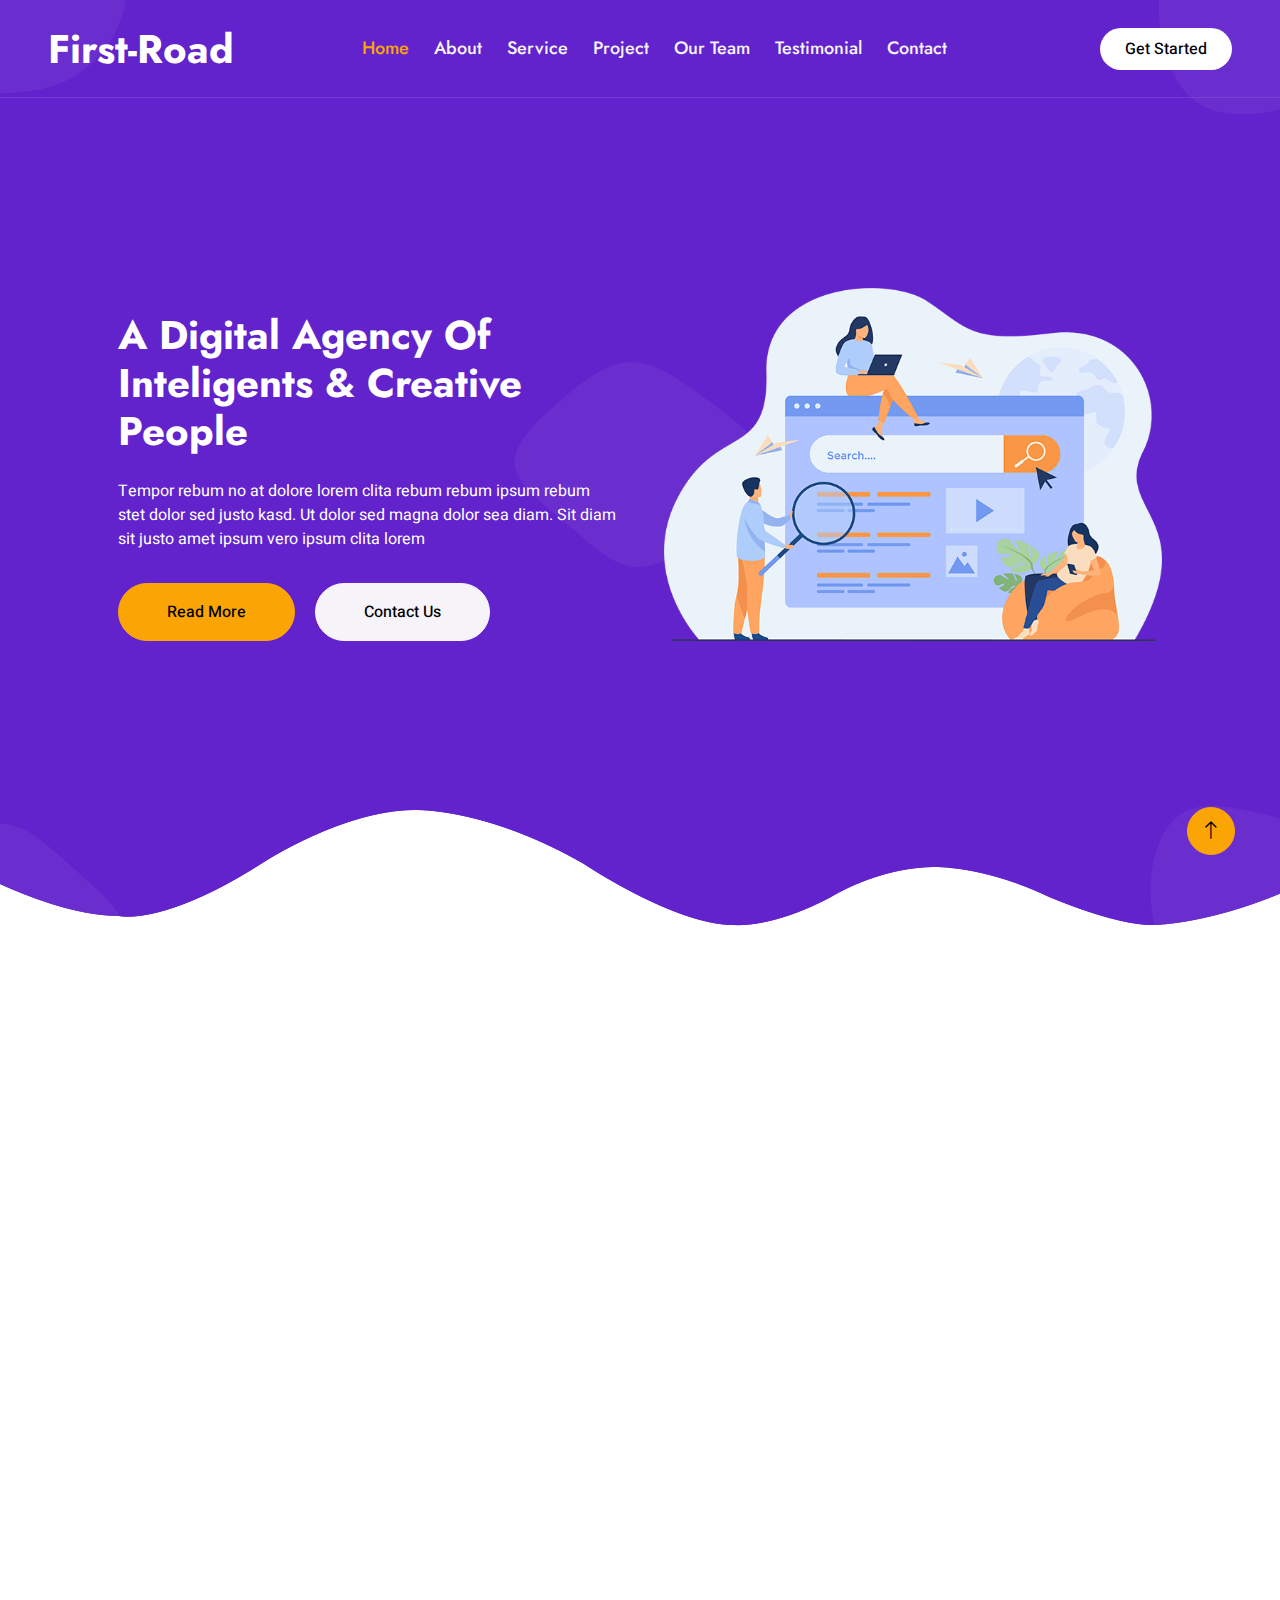
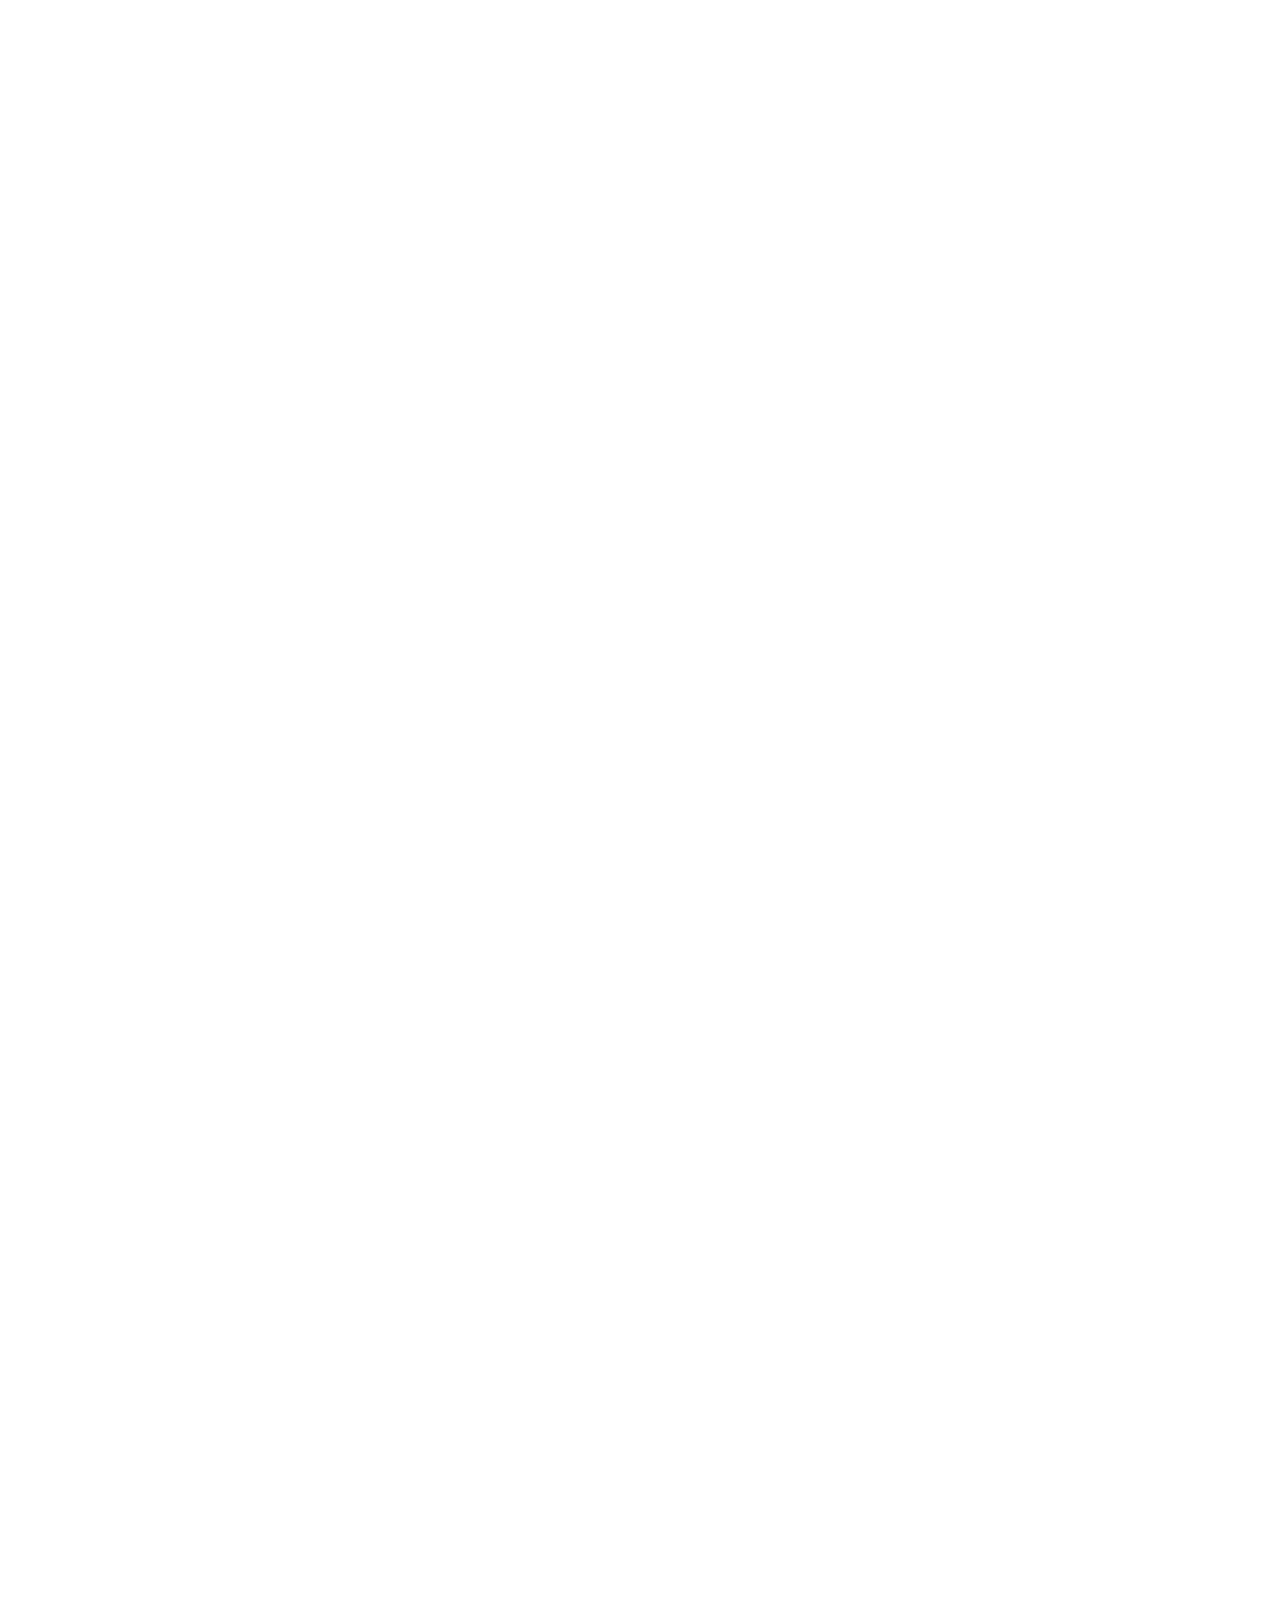
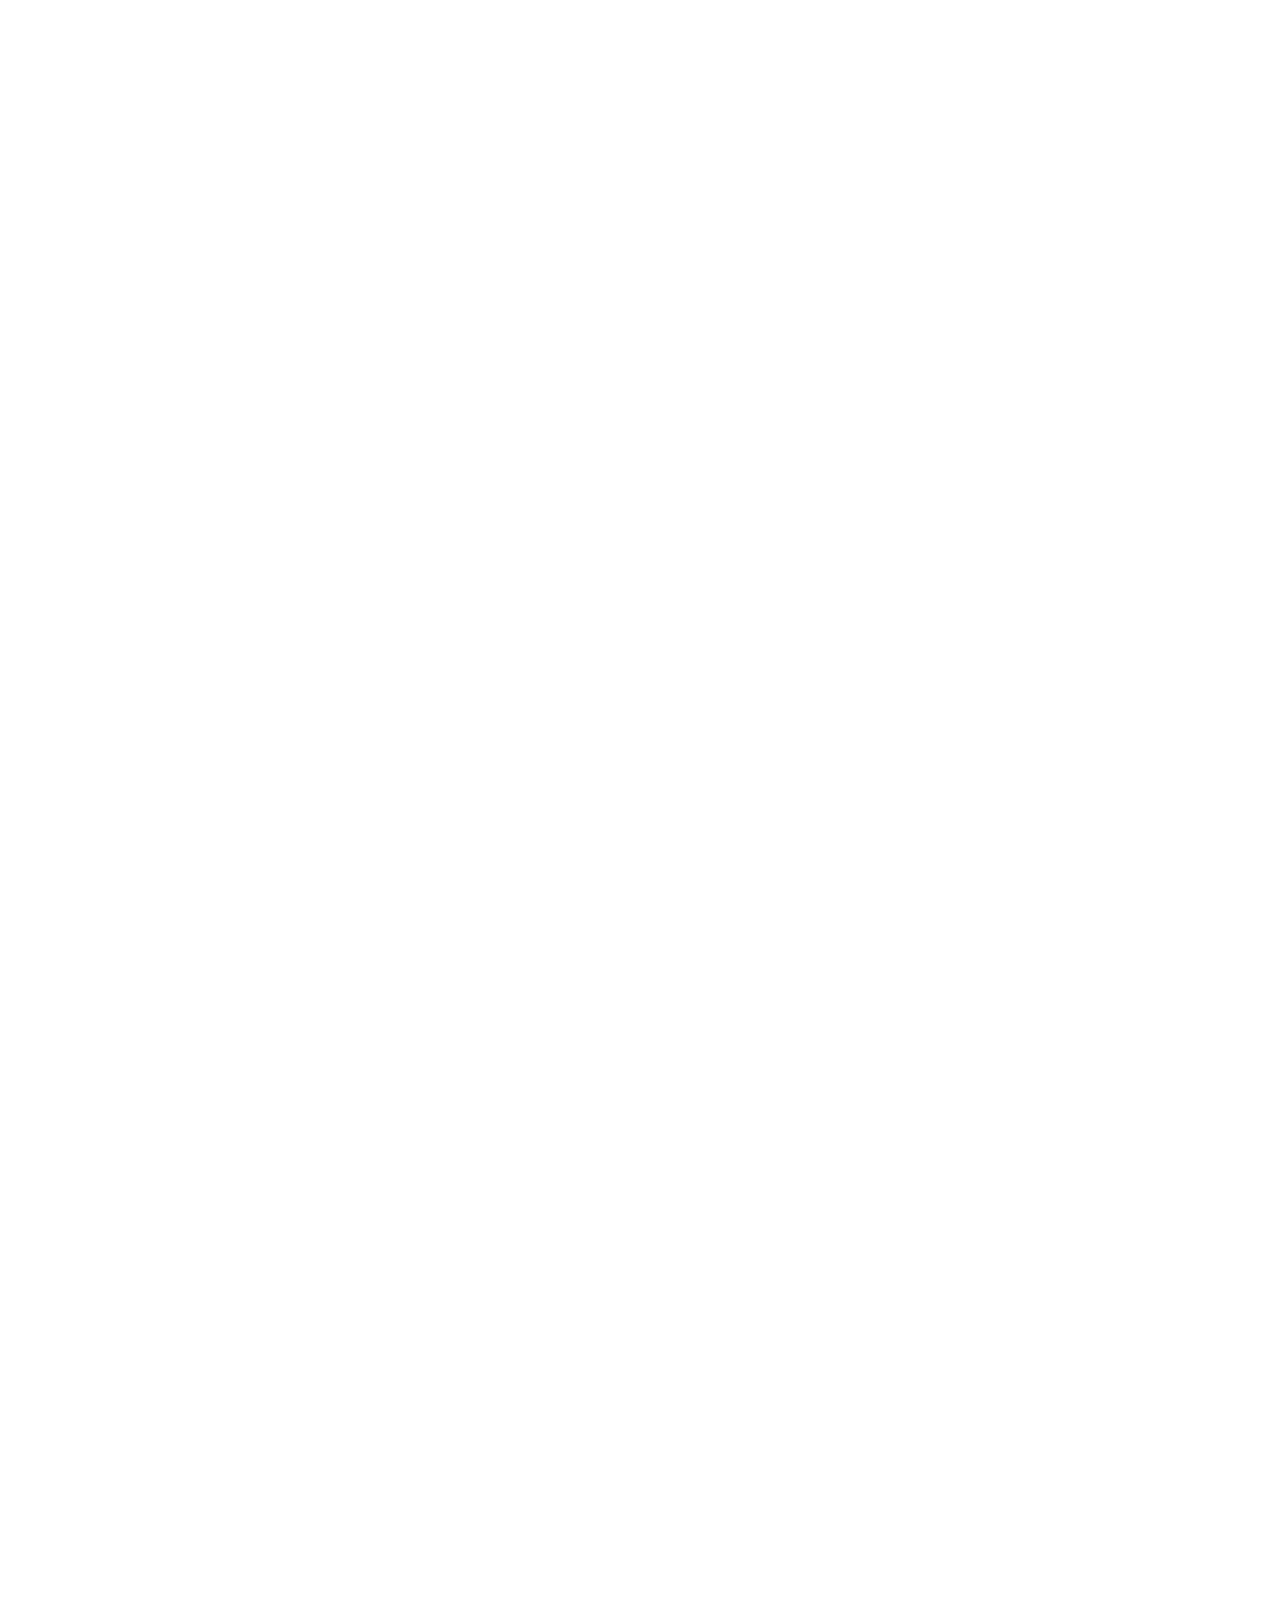
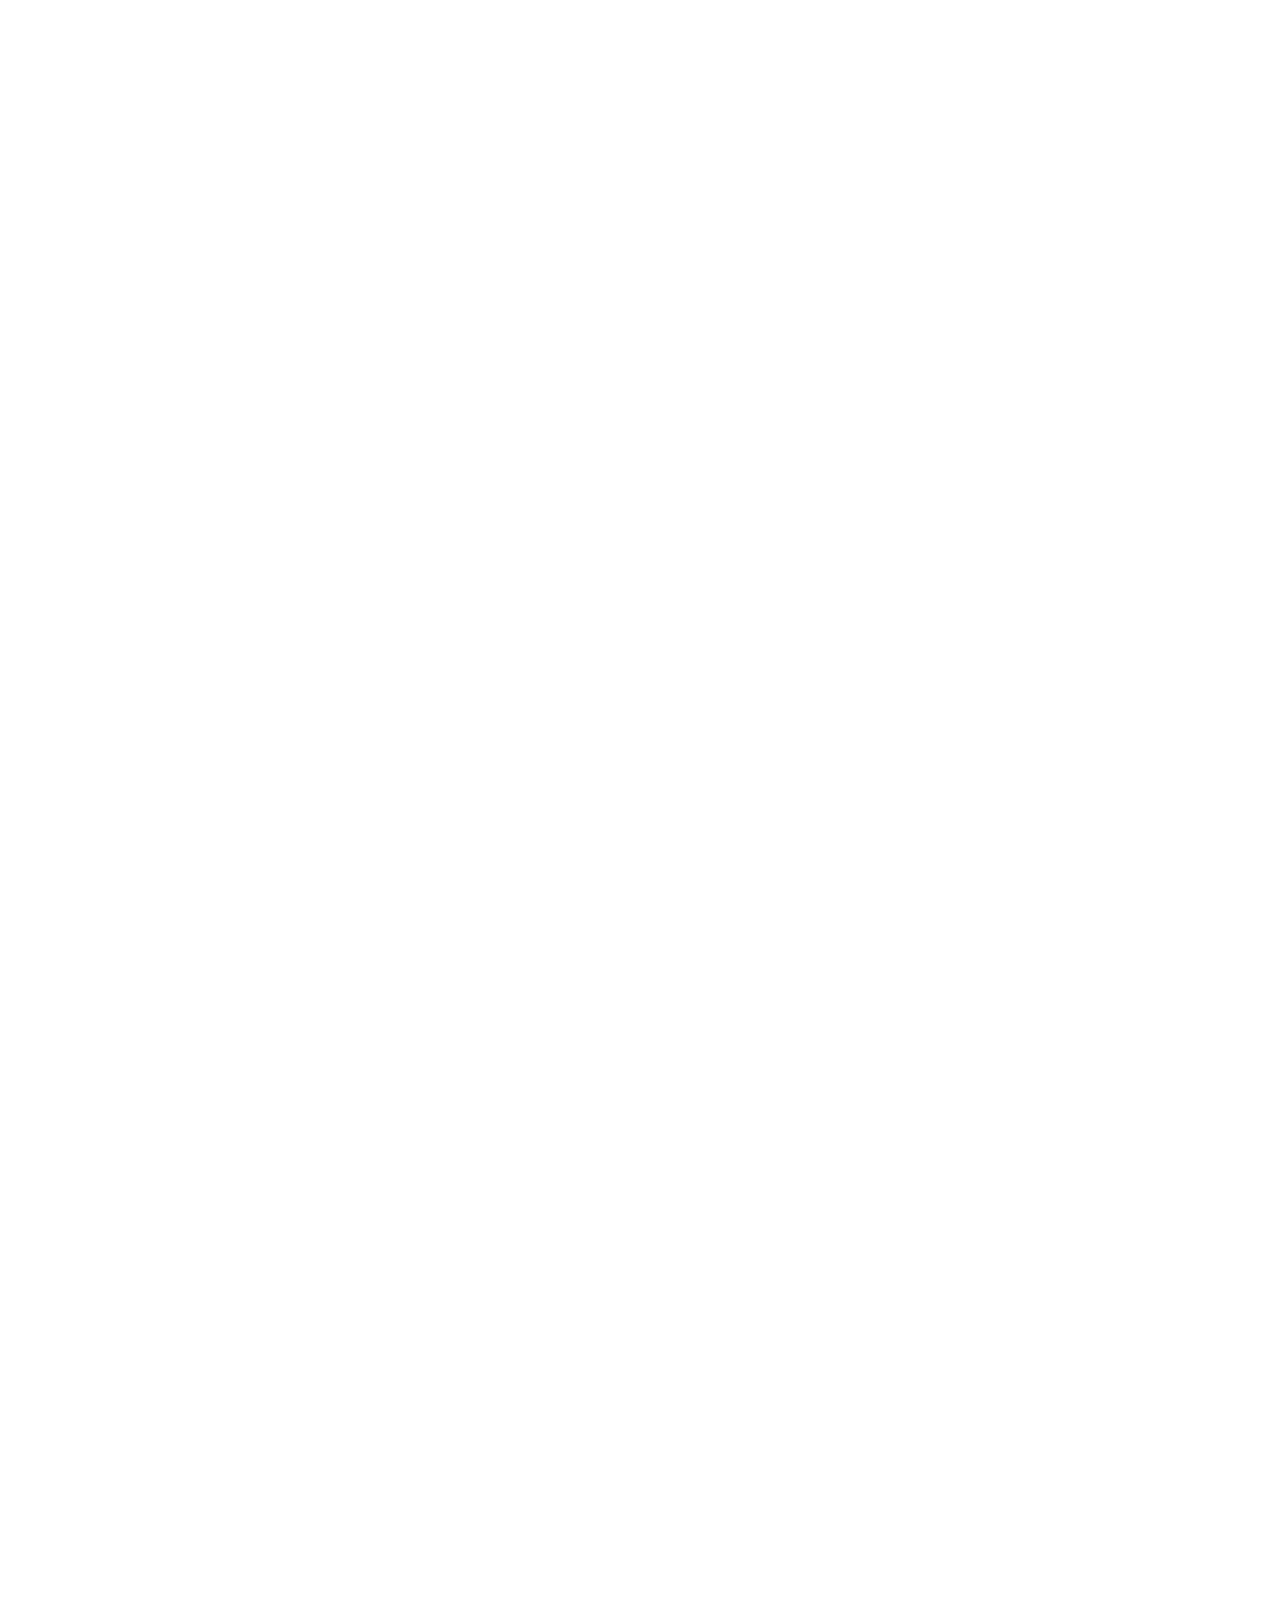
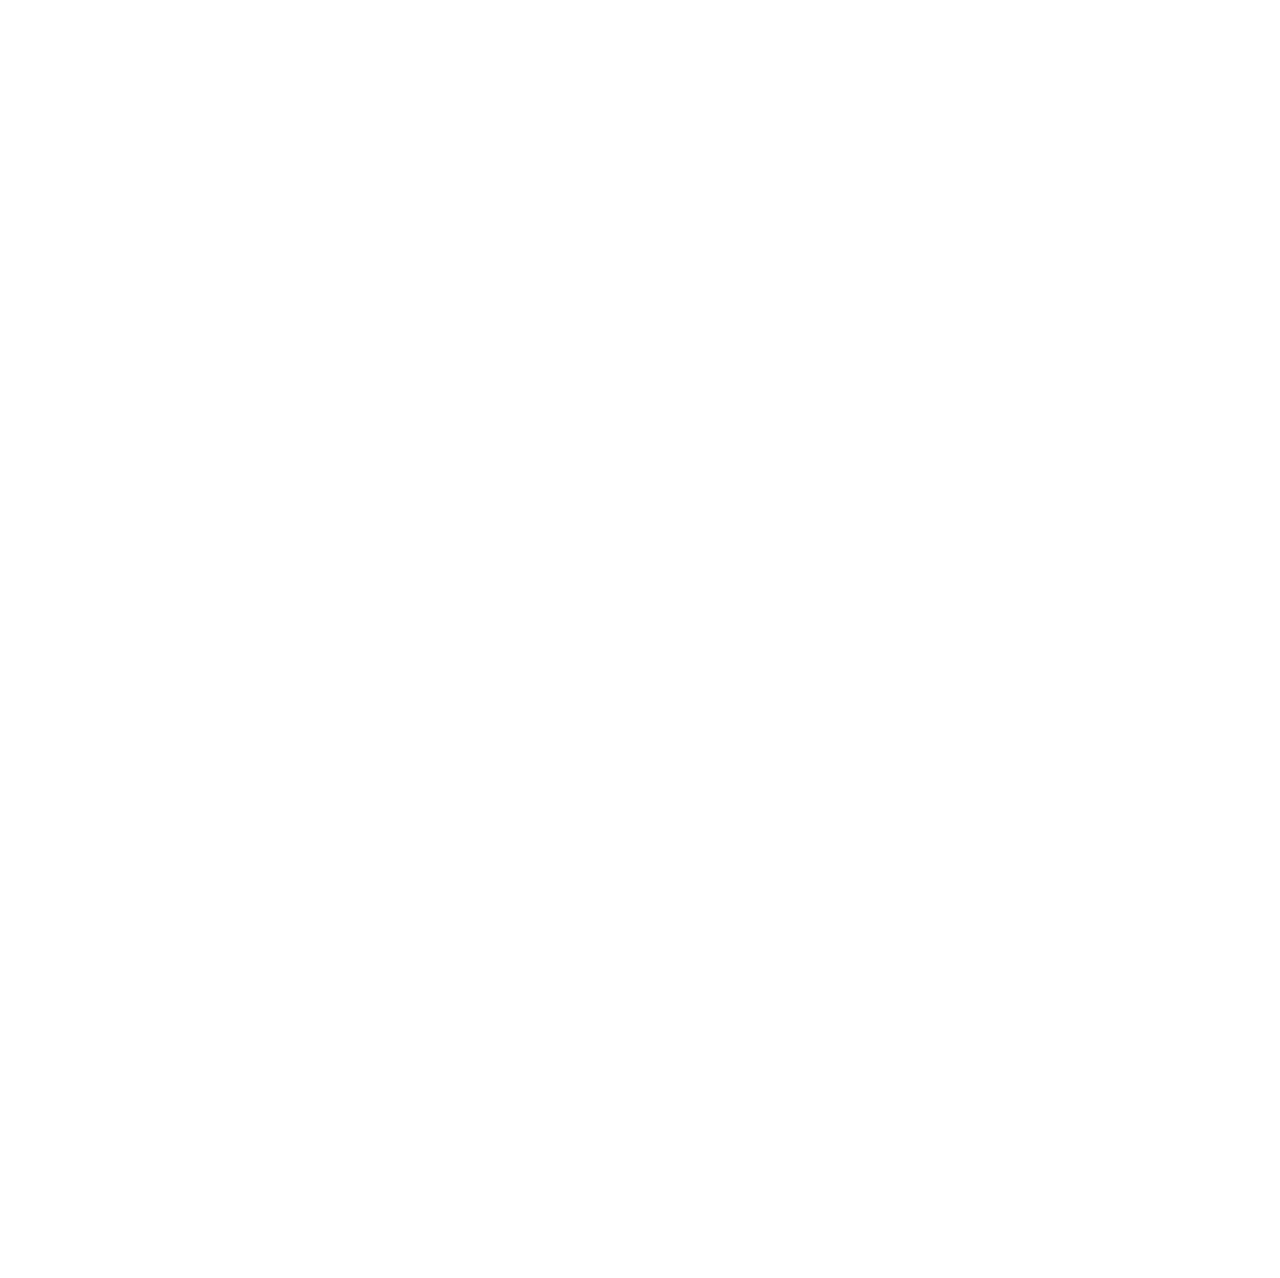
<file: index.html>
<!DOCTYPE html>
<html lang="en">

<head>
    <meta charset="utf-8">
    <title>First-Road</title>
    <meta content="width=device-width, initial-scale=1.0" name="viewport">
    <meta content="" name="keywords">
    <meta content="" name="description">

    <!-- Favicon -->
    <link href="img/User.png" rel="icon">

    <!-- Google Web Fonts -->
    <link rel="preconnect" href="https://fonts.googleapis.com">
    <link rel="preconnect" href="https://fonts.gstatic.com" crossorigin>
    <link href="https://fonts.googleapis.com/css2?family=Heebo:wght@400;500&family=Jost:wght@500;600;700&display=swap" rel="stylesheet"> 

    <!-- Icon Font Stylesheet -->
    <link href="https://cdnjs.cloudflare.com/ajax/libs/font-awesome/5.10.0/css/all.min.css" rel="stylesheet">
    <link href="https://cdn.jsdelivr.net/npm/bootstrap-icons@1.4.1/font/bootstrap-icons.css" rel="stylesheet">

    <!-- Libraries Stylesheet -->
    <link href="lib/animate/animate.min.css" rel="stylesheet">
    <link href="lib/owlcarousel/assets/owl.carousel.min.css" rel="stylesheet">
    <link href="lib/lightbox/css/lightbox.min.css" rel="stylesheet">

    <!-- Customized Bootstrap Stylesheet -->
    <link href="css/bootstrap.min.css" rel="stylesheet">

    <!-- Template Stylesheet -->
    <link href="css/style.css" rel="stylesheet">
</head>

<body>
    <div class="container-xxl bg-white p-0">
        <!-- Spinner Start -->
        <div id="spinner" class="show bg-white position-fixed translate-middle w-100 vh-100 top-50 start-50 d-flex align-items-center justify-content-center">
            <div class="spinner-grow text-primary" style="width: 3rem; height: 3rem;" role="status">
                <span class="sr-only">Loading...</span>
            </div>
        </div>
        <!-- Spinner End -->


        <!-- Navbar & Hero Start -->
        <div class="container-xxl position-relative p-0">
            <nav class="navbar navbar-expand-lg navbar-light px-4 px-lg-5 py-3 py-lg-0">
                <a href="" class="navbar-brand p-0">
                    <h1 class="m-0">First-Road</h1>
                </a>
                <button class="navbar-toggler" type="button" data-bs-toggle="collapse" data-bs-target="#navbarCollapse">
                    <span class="fa fa-bars"></span>
                </button>
                <div class="collapse navbar-collapse" id="navbarCollapse">
                    <div class="navbar-nav mx-auto py-0">
                        <a href="index.html" class="nav-item nav-link active">Home</a>
                        <a href="about.html" class="nav-item nav-link">About</a>
                        <a href="service.html" class="nav-item nav-link">Service</a>
                        <a href="project.html" class="nav-item nav-link">Project</a>
                        <a href="team.html" class="nav-item nav-link">Our Team</a>
                        <a href="testimonial.html" class="nav-item nav-link">Testimonial</a>
                        <a href="contact.html" class="nav-item nav-link">Contact</a>
                    </div>
                    <a href="login.html" class="btn rounded-pill py-2 px-4 ms-3 d-none d-lg-block">Get Started</a>
                </div>
            </nav>

            <div class="container-xxl bg-primary hero-header">
                <div class="container px-lg-5">
                    <div class="row g-5 align-items-end">
                        <div class="col-lg-6 text-center text-lg-start">
                            <h1 class="text-white mb-4 animated slideInDown">A Digital Agency Of Inteligents & Creative People</h1>
                            <p class="text-white pb-3 animated slideInDown">Tempor rebum no at dolore lorem clita rebum rebum ipsum rebum stet dolor sed justo kasd. Ut dolor sed magna dolor sea diam. Sit diam sit justo amet ipsum vero ipsum clita lorem</p>
                            <a href="login.html" class="btn btn-secondary py-sm-3 px-sm-5 rounded-pill me-3 animated slideInLeft">Read More</a>
                            <a href="contact.html" class="btn btn-light py-sm-3 px-sm-5 rounded-pill animated slideInRight">Contact Us</a>
                        </div>
                        <div class="col-lg-6 text-center text-lg-start">
                            <img class="img-fluid animated zoomIn" src="img/hero.png" alt="">
                        </div>
                    </div>
                </div>
            </div>
        </div>
        <!-- Navbar & Hero End -->


        <!-- Feature Start -->
        <div class="container-xxl py-5">
            <div class="container py-5 px-lg-5">
                <div class="row g-4">
                    <div class="col-lg-4 wow fadeInUp" data-wow-delay="0.1s">
                        <div class="feature-item bg-light rounded text-center p-4">
                            <i class="fa fa-3x fa-mail-bulk text-primary mb-4"></i>
                            <h5 class="mb-3">Digital Marketing</h5>
                            <p class="m-0">Erat ipsum justo amet duo et elitr dolor, est duo duo eos lorem sed diam stet diam sed stet lorem.</p>
                        </div>
                    </div>
                    <div class="col-lg-4 wow fadeInUp" data-wow-delay="0.3s">
                        <div class="feature-item bg-light rounded text-center p-4">
                            <i class="fa fa-3x fa-search text-primary mb-4"></i>
                            <h5 class="mb-3">SEO & Backlinks</h5>
                            <p class="m-0">Erat ipsum justo amet duo et elitr dolor, est duo duo eos lorem sed diam stet diam sed stet lorem.</p>
                        </div>
                    </div>
                    <div class="col-lg-4 wow fadeInUp" data-wow-delay="0.5s">
                        <div class="feature-item bg-light rounded text-center p-4">
                            <i class="fa fa-3x fa-laptop-code text-primary mb-4"></i>
                            <h5 class="mb-3">Design & Development</h5>
                            <p class="m-0">Erat ipsum justo amet duo et elitr dolor, est duo duo eos lorem sed diam stet diam sed stet lorem.</p>
                        </div>
                    </div>
                </div>
            </div>
        </div>
        <!-- Feature End -->


        <!-- About Start -->
        <div class="container-xxl py-5">
            <div class="container py-5 px-lg-5">
                <div class="row g-5 align-items-center">
                    <div class="col-lg-6 wow fadeInUp" data-wow-delay="0.1s">
                        <p class="section-title text-secondary">About Us<span></span></p>
                        <h1 class="mb-5">#1 Digital solution with 10 years of experience</h1>
                        <p class="mb-4">Diam dolor diam ipsum et tempor sit. Aliqu diam amet diam et eos labore. Clita erat ipsum et lorem et sit, sed stet no labore lorem sit clita duo justo eirmod magna dolore erat amet</p>
                        <div class="skill mb-4">
                            <div class="d-flex justify-content-between">
                                <p class="mb-2">Digital Marketing</p>
                                <p class="mb-2">85%</p>
                            </div>
                            <div class="progress">
                                <div class="progress-bar bg-primary" role="progressbar" aria-valuenow="85" aria-valuemin="0" aria-valuemax="100"></div>
                            </div>
                        </div>
                        <div class="skill mb-4">
                            <div class="d-flex justify-content-between">
                                <p class="mb-2">SEO & Backlinks</p>
                                <p class="mb-2">90%</p>
                            </div>
                            <div class="progress">
                                <div class="progress-bar bg-secondary" role="progressbar" aria-valuenow="90" aria-valuemin="0" aria-valuemax="100"></div>
                            </div>
                        </div>
                        <div class="skill mb-4">
                            <div class="d-flex justify-content-between">
                                <p class="mb-2">Design & Development</p>
                                <p class="mb-2">95%</p>
                            </div>
                            <div class="progress">
                                <div class="progress-bar bg-dark" role="progressbar" aria-valuenow="95" aria-valuemin="0" aria-valuemax="100"></div>
                            </div>
                        </div>
                        <a href="" class="btn btn-primary py-sm-3 px-sm-5 rounded-pill mt-3">Read More</a>
                    </div>
                    <div class="col-lg-6">
                        <img class="img-fluid wow zoomIn" data-wow-delay="0.5s" src="img/about.png">
                    </div>
                </div>
            </div>
        </div>
        <!-- About End -->


        <!-- Facts Start -->
        <div class="container-xxl bg-primary fact py-5 wow fadeInUp" data-wow-delay="0.1s">
            <div class="container py-5 px-lg-5">
                <div class="row g-4">
                    <div class="col-md-6 col-lg-3 text-center wow fadeIn" data-wow-delay="0.1s">
                        <i class="fa fa-certificate fa-3x text-secondary mb-3"></i>
                        <h1 class="text-white mb-2" data-toggle="counter-up">1234</h1>
                        <p class="text-white mb-0">Years Experience</p>
                    </div>
                    <div class="col-md-6 col-lg-3 text-center wow fadeIn" data-wow-delay="0.3s">
                        <i class="fa fa-users-cog fa-3x text-secondary mb-3"></i>
                        <h1 class="text-white mb-2" data-toggle="counter-up">1234</h1>
                        <p class="text-white mb-0">Team Members</p>
                    </div>
                    <div class="col-md-6 col-lg-3 text-center wow fadeIn" data-wow-delay="0.5s">
                        <i class="fa fa-users fa-3x text-secondary mb-3"></i>
                        <h1 class="text-white mb-2" data-toggle="counter-up">1234</h1>
                        <p class="text-white mb-0">Satisfied Clients</p>
                    </div>
                    <div class="col-md-6 col-lg-3 text-center wow fadeIn" data-wow-delay="0.7s">
                        <i class="fa fa-check fa-3x text-secondary mb-3"></i>
                        <h1 class="text-white mb-2" data-toggle="counter-up">1234</h1>
                        <p class="text-white mb-0">Compleate Projects</p>
                    </div>
                </div>
            </div>
        </div>
        <!-- Facts End -->


        <!-- Service Start -->
        <div class="container-xxl py-5">
            <div class="container py-5 px-lg-5">
                <div class="wow fadeInUp" data-wow-delay="0.1s">
                    <p class="section-title text-secondary justify-content-center"><span></span>Our Services<span></span></p>
                    <h1 class="text-center mb-5">What Solutions We Provide</h1>
                </div>
                <div class="row g-4">
                    <div class="col-lg-4 col-md-6 wow fadeInUp" data-wow-delay="0.1s">
                        <div class="service-item d-flex flex-column text-center rounded">
                            <div class="service-icon flex-shrink-0">
                                <i class="fa fa-search fa-2x"></i>
                            </div>
                            <h5 class="mb-3">SEO Optimization</h5>
                            <p class="m-0">Erat ipsum justo amet duo et elitr dolor, est duo duo eos lorem sed diam stet diam sed stet lorem.</p>
                            <a class="btn btn-square" href=""><i class="fa fa-arrow-right"></i></a>
                        </div>
                    </div>
                    <div class="col-lg-4 col-md-6 wow fadeInUp" data-wow-delay="0.3s">
                        <div class="service-item d-flex flex-column text-center rounded">
                            <div class="service-icon flex-shrink-0">
                                <i class="fa fa-laptop-code fa-2x"></i>
                            </div>
                            <h5 class="mb-3">Web Design</h5>
                            <p class="m-0">Erat ipsum justo amet duo et elitr dolor, est duo duo eos lorem sed diam stet diam sed stet lorem.</p>
                            <a class="btn btn-square" href=""><i class="fa fa-arrow-right"></i></a>
                        </div>
                    </div>
                    <div class="col-lg-4 col-md-6 wow fadeInUp" data-wow-delay="0.5s">
                        <div class="service-item d-flex flex-column text-center rounded">
                            <div class="service-icon flex-shrink-0">
                                <i class="fab fa-facebook-f fa-2x"></i>
                            </div>
                            <h5 class="mb-3">Social Media Marketing</h5>
                            <p class="m-0">Erat ipsum justo amet duo et elitr dolor, est duo duo eos lorem sed diam stet diam sed stet lorem.</p>
                            <a class="btn btn-square" href=""><i class="fa fa-arrow-right"></i></a>
                        </div>
                    </div>
                    <div class="col-lg-4 col-md-6 wow fadeInUp" data-wow-delay="0.1s">
                        <div class="service-item d-flex flex-column text-center rounded">
                            <div class="service-icon flex-shrink-0">
                                <i class="fa fa-mail-bulk fa-2x"></i>
                            </div>
                            <h5 class="mb-3">Email Marketing</h5>
                            <p class="m-0">Erat ipsum justo amet duo et elitr dolor, est duo duo eos lorem sed diam stet diam sed stet lorem.</p>
                            <a class="btn btn-square" href=""><i class="fa fa-arrow-right"></i></a>
                        </div>
                    </div>
                    <div class="col-lg-4 col-md-6 wow fadeInUp" data-wow-delay="0.3s">
                        <div class="service-item d-flex flex-column text-center rounded">
                            <div class="service-icon flex-shrink-0">
                                <i class="fa fa-thumbs-up fa-2x"></i>
                            </div>
                            <h5 class="mb-3">PPC Advertising</h5>
                            <p class="m-0">Erat ipsum justo amet duo et elitr dolor, est duo duo eos lorem sed diam stet diam sed stet lorem.</p>
                            <a class="btn btn-square" href=""><i class="fa fa-arrow-right"></i></a>
                        </div>
                    </div>
                    <div class="col-lg-4 col-md-6 wow fadeInUp" data-wow-delay="0.5s">
                        <div class="service-item d-flex flex-column text-center rounded">
                            <div class="service-icon flex-shrink-0">
                                <i class="fab fa-android fa-2x"></i>
                            </div>
                            <h5 class="mb-3">App Development</h5>
                            <p class="m-0">Erat ipsum justo amet duo et elitr dolor, est duo duo eos lorem sed diam stet diam sed stet lorem.</p>
                            <a class="btn btn-square" href=""><i class="fa fa-arrow-right"></i></a>
                        </div>
                    </div>
                </div>
            </div>
        </div>
        <!-- Service End -->


        <!-- Newsletter Start -->
        <div class="container-xxl bg-primary newsletter py-5 wow fadeInUp" data-wow-delay="0.1s">
            <div class="container py-5 px-lg-5">
                <div class="row justify-content-center">
                    <div class="col-lg-7 text-center">
                        <p class="section-title text-white justify-content-center"><span></span>Newsletter<span></span></p>
                        <h1 class="text-center text-white mb-4">Stay Always In Touch</h1>
                        <p class="text-white mb-4">Diam dolor diam ipsum et tempor sit. Aliqu diam amet diam et eos labore. Clita erat ipsum et lorem et sit sed stet lorem sit clita duo justo</p>
                        <div class="position-relative w-100 mt-3">
                            <input class="form-control border-0 rounded-pill w-100 ps-4 pe-5" type="text" placeholder="Enter Your Email" style="height: 48px;">
                            <button type="button" class="btn shadow-none position-absolute top-0 end-0 mt-1 me-2"><i class="fa fa-paper-plane text-primary fs-4"></i></button>
                        </div>
                    </div>
                </div>
            </div>
        </div>
        <!-- Newsletter End -->


        <!-- Projects Start -->
        <div class="container-xxl py-5">
            <div class="container py-5 px-lg-5">
                <div class="wow fadeInUp" data-wow-delay="0.1s">
                    <p class="section-title text-secondary justify-content-center"><span></span>Our Projects<span></span></p>
                    <h1 class="text-center mb-5">Recently Completed Projects</h1>
                </div>
                <div class="row mt-n2 wow fadeInUp" data-wow-delay="0.3s">
                    <div class="col-12 text-center">
                        <ul class="list-inline mb-5" id="portfolio-flters">
                            <li class="mx-2 active" data-filter="*">All</li>
                            <li class="mx-2" data-filter=".first">Web Design</li>
                            <li class="mx-2" data-filter=".second">Graphic Design</li>
                        </ul>
                    </div>
                </div>
                <div class="row g-4 portfolio-container">
                    <div class="col-lg-4 col-md-6 portfolio-item first wow fadeInUp" data-wow-delay="0.1s">
                        <div class="rounded overflow-hidden">
                            <div class="position-relative overflow-hidden">
                                <img class="img-fluid w-100" src="img/portfolio-1.jpg" alt="">
                                <div class="portfolio-overlay">
                                    <a class="btn btn-square btn-outline-light mx-1" href="img/portfolio-1.jpg" data-lightbox="portfolio"><i class="fa fa-eye"></i></a>
                                    <a class="btn btn-square btn-outline-light mx-1" href=""><i class="fa fa-link"></i></a>
                                </div>
                            </div>
                            <div class="bg-light p-4">
                                <p class="text-primary fw-medium mb-2">UI / UX Design</p>
                                <h5 class="lh-base mb-0">Digital Agency Website Design And Development</a>
                            </div>
                        </div>
                    </div>
                    <div class="col-lg-4 col-md-6 portfolio-item second wow fadeInUp" data-wow-delay="0.3s">
                        <div class="rounded overflow-hidden">
                            <div class="position-relative overflow-hidden">
                                <img class="img-fluid w-100" src="img/portfolio-2.jpg" alt="">
                                <div class="portfolio-overlay">
                                    <a class="btn btn-square btn-outline-light mx-1" href="img/portfolio-2.jpg" data-lightbox="portfolio"><i class="fa fa-eye"></i></a>
                                    <a class="btn btn-square btn-outline-light mx-1" href=""><i class="fa fa-link"></i></a>
                                </div>
                            </div>
                            <div class="bg-light p-4">
                                <p class="text-primary fw-medium mb-2">UI / UX Design</p>
                                <h5 class="lh-base mb-0">Digital Agency Website Design And Development</a>
                            </div>
                        </div>
                    </div>
                    <div class="col-lg-4 col-md-6 portfolio-item first wow fadeInUp" data-wow-delay="0.5s">
                        <div class="rounded overflow-hidden">
                            <div class="position-relative overflow-hidden">
                                <img class="img-fluid w-100" src="img/portfolio-3.jpg" alt="">
                                <div class="portfolio-overlay">
                                    <a class="btn btn-square btn-outline-light mx-1" href="img/portfolio-3.jpg" data-lightbox="portfolio"><i class="fa fa-eye"></i></a>
                                    <a class="btn btn-square btn-outline-light mx-1" href=""><i class="fa fa-link"></i></a>
                                </div>
                            </div>
                            <div class="bg-light p-4">
                                <p class="text-primary fw-medium mb-2">UI / UX Design</p>
                                <h5 class="lh-base mb-0">Digital Agency Website Design And Development</a>
                            </div>
                        </div>
                    </div>
                    <div class="col-lg-4 col-md-6 portfolio-item second wow fadeInUp" data-wow-delay="0.1s">
                        <div class="rounded overflow-hidden">
                            <div class="position-relative overflow-hidden">
                                <img class="img-fluid w-100" src="img/portfolio-4.jpg" alt="">
                                <div class="portfolio-overlay">
                                    <a class="btn btn-square btn-outline-light mx-1" href="img/portfolio-4.jpg" data-lightbox="portfolio"><i class="fa fa-eye"></i></a>
                                    <a class="btn btn-square btn-outline-light mx-1" href=""><i class="fa fa-link"></i></a>
                                </div>
                            </div>
                            <div class="bg-light p-4">
                                <p class="text-primary fw-medium mb-2">UI / UX Design</p>
                                <h5 class="lh-base mb-0">Digital Agency Website Design And Development</a>
                            </div>
                        </div>
                    </div>
                    <div class="col-lg-4 col-md-6 portfolio-item first wow fadeInUp" data-wow-delay="0.3s">
                        <div class="rounded overflow-hidden">
                            <div class="position-relative overflow-hidden">
                                <img class="img-fluid w-100" src="img/portfolio-5.jpg" alt="">
                                <div class="portfolio-overlay">
                                    <a class="btn btn-square btn-outline-light mx-1" href="img/portfolio-5.jpg" data-lightbox="portfolio"><i class="fa fa-eye"></i></a>
                                    <a class="btn btn-square btn-outline-light mx-1" href=""><i class="fa fa-link"></i></a>
                                </div>
                            </div>
                            <div class="bg-light p-4">
                                <p class="text-primary fw-medium mb-2">UI / UX Design</p>
                                <h5 class="lh-base mb-0">Digital Agency Website Design And Development</a>
                            </div>
                        </div>
                    </div>
                    <div class="col-lg-4 col-md-6 portfolio-item second wow fadeInUp" data-wow-delay="0.5s">
                        <div class="rounded overflow-hidden">
                            <div class="position-relative overflow-hidden">
                                <img class="img-fluid w-100" src="img/portfolio-6.jpg" alt="">
                                <div class="portfolio-overlay">
                                    <a class="btn btn-square btn-outline-light mx-1" href="img/portfolio-6.jpg" data-lightbox="portfolio"><i class="fa fa-eye"></i></a>
                                    <a class="btn btn-square btn-outline-light mx-1" href=""><i class="fa fa-link"></i></a>
                                </div>
                            </div>
                            <div class="bg-light p-4">
                                <p class="text-primary fw-medium mb-2">UI / UX Design</p>
                                <h5 class="lh-base mb-0">Digital Agency Website Design And Development</a>
                            </div>
                        </div>
                    </div>
                </div>
            </div>
        </div>
        <!-- Projects End -->


        <!-- Testimonial Start -->
        <div class="container-xxl py-5 wow fadeInUp" data-wow-delay="0.1s">
            <div class="container py-5 px-lg-5">
                <p class="section-title text-secondary justify-content-center"><span></span>Testimonial<span></span></p>
                <h1 class="text-center mb-5">What Say Our Clients!</h1>
                <div class="owl-carousel testimonial-carousel">
                    <div class="testimonial-item bg-light rounded my-4">
                        <p class="fs-5"><i class="fa fa-quote-left fa-4x text-primary mt-n4 me-3"></i>Diam dolor diam ipsum sit. Aliqu diam amet diam et eos. Clita erat ipsum et lorem et sit sed stet lorem sit clita duo justo.</p>
                        <div class="d-flex align-items-center">
                            <img class="img-fluid flex-shrink-0 rounded-circle" src="img/User.png" style="width: 65px; height: 65px;">
                            <div class="ps-4">
                                <h5 class="mb-1">Client Name</h5>
                                <span>Profession</span>
                            </div>
                        </div>
                    </div>
                    <div class="testimonial-item bg-light rounded my-4">
                        <p class="fs-5"><i class="fa fa-quote-left fa-4x text-primary mt-n4 me-3"></i>Diam dolor diam ipsum sit. Aliqu diam amet diam et eos. Clita erat ipsum et lorem et sit sed stet lorem sit clita duo justo.</p>
                        <div class="d-flex align-items-center">
                            <img class="img-fluid flex-shrink-0 rounded-circle" src="img/User.png" style="width: 65px; height: 65px;">
                            <div class="ps-4">
                                <h5 class="mb-1">Client Name</h5>
                                <span>Profession</span>
                            </div>
                        </div>
                    </div>
                    <div class="testimonial-item bg-light rounded my-4">
                        <p class="fs-5"><i class="fa fa-quote-left fa-4x text-primary mt-n4 me-3"></i>Diam dolor diam ipsum sit. Aliqu diam amet diam et eos. Clita erat ipsum et lorem et sit sed stet lorem sit clita duo justo.</p>
                        <div class="d-flex align-items-center">
                            <img class="img-fluid flex-shrink-0 rounded-circle" src="img/User.png" style="width: 65px; height: 65px;">
                            <div class="ps-4">
                                <h5 class="mb-1">Client Name</h5>
                                <span>Profession</span>
                            </div>
                        </div>
                    </div>
                </div>
            </div>
        </div>
        <!-- Testimonial End -->


        <!-- Team Start -->
        <div class="container-xxl py-5">
            <div class="container py-5 px-lg-5">
                <div class="wow fadeInUp" data-wow-delay="0.1s">
                    <p class="section-title text-secondary justify-content-center"><span></span>Our Team<span></span></p>
                    <h1 class="text-center mb-5">Our Team Members</h1>
                </div>
                <div class="row g-4">
                    <div class="col-lg-4 col-md-6 wow fadeInUp" data-wow-delay="0.1s">
                        <div class="team-item bg-light rounded">
                            <div class="text-center border-bottom p-4">
                                <img class="img-fluid rounded-circle mb-4" src="img/User.png" alt="">
                                <h5>John Doe</h5>
                                <span>CEO & Founder</span>
                            </div>
                            <div class="d-flex justify-content-center p-4">
                                <a class="btn btn-square mx-1" href=""><i class="fab fa-facebook-f"></i></a>
                                <a class="btn btn-square mx-1" href=""><i class="fab fa-twitter"></i></a>
                                <a class="btn btn-square mx-1" href=""><i class="fab fa-instagram"></i></a>
                                <a class="btn btn-square mx-1" href=""><i class="fab fa-linkedin-in"></i></a>
                            </div>
                        </div>
                    </div>
                    <div class="col-lg-4 col-md-6 wow fadeInUp" data-wow-delay="0.3s">
                        <div class="team-item bg-light rounded">
                            <div class="text-center border-bottom p-4">
                                <img class="img-fluid rounded-circle mb-4" src="img/User.png" alt="">
                                <h5>Jessica Brown</h5>
                                <span>Web Designer</span>
                            </div>
                            <div class="d-flex justify-content-center p-4">
                                <a class="btn btn-square mx-1" href=""><i class="fab fa-facebook-f"></i></a>
                                <a class="btn btn-square mx-1" href=""><i class="fab fa-twitter"></i></a>
                                <a class="btn btn-square mx-1" href=""><i class="fab fa-instagram"></i></a>
                                <a class="btn btn-square mx-1" href=""><i class="fab fa-linkedin-in"></i></a>
                            </div>
                        </div>
                    </div>
                    <div class="col-lg-4 col-md-6 wow fadeInUp" data-wow-delay="0.5s">
                        <div class="team-item bg-light rounded">
                            <div class="text-center border-bottom p-4">
                                <img class="img-fluid rounded-circle mb-4" src="img/User.png" alt="">
                                <h5>Tony Johnson</h5>
                                <span>SEO Expert</span>
                            </div>
                            <div class="d-flex justify-content-center p-4">
                                <a class="btn btn-square mx-1" href=""><i class="fab fa-facebook-f"></i></a>
                                <a class="btn btn-square mx-1" href=""><i class="fab fa-twitter"></i></a>
                                <a class="btn btn-square mx-1" href=""><i class="fab fa-instagram"></i></a>
                                <a class="btn btn-square mx-1" href=""><i class="fab fa-linkedin-in"></i></a>
                            </div>
                        </div>
                    </div>
                </div>
            </div>
        </div>
        <!-- Team End -->
        

        <!-- Footer Start -->
        <div class="container-fluid bg-primary text-light footer wow fadeIn" data-wow-delay="0.1s">
            <div class="container py-5 px-lg-5">
                <div class="row g-5">
                    <div class="col-md-6 col-lg-3">
                        <p class="section-title text-white h5 mb-4">Address<span></span></p>
                        <p><i class="fa fa-map-marker-alt me-3"></i>Jordan, Aqaba</p>
                        <p><i class="fa fa-phone-alt me-3"></i>+962 7777 12345</p>
                        <p><i class="fa fa-envelope me-3"></i>First-Road@example.com</p>
                        <div class="d-flex pt-2">
                            <a class="btn btn-outline-light btn-social" href=""><i class="fab fa-twitter"></i></a>
                            <a class="btn btn-outline-light btn-social" href=""><i class="fab fa-facebook-f"></i></a>
                            <a class="btn btn-outline-light btn-social" href=""><i class="fab fa-instagram"></i></a>
                            <a class="btn btn-outline-light btn-social" href=""><i class="fab fa-linkedin-in"></i></a>
                        </div>
                    </div>
                    <div class="col-md-6 col-lg-3">
                        <p class="section-title text-white h5 mb-4">Quick Link<span></span></p>
                        <a class="btn btn-link" href="">About Us</a>
                        <a class="btn btn-link" href="">Contact Us</a>
                        <a class="btn btn-link" href="">Privacy Policy</a>
                        <a class="btn btn-link" href="">Terms & Condition</a>
                        <a class="btn btn-link" href="">Career</a>
                    </div>
                    <div class="col-md-6 col-lg-3">
                        <p class="section-title text-white h5 mb-4">Gallery<span></span></p>
                        <div class="row g-2">
                            <div class="col-4">
                                <img class="img-fluid" src="img/portfolio-1.jpg" alt="Image">
                            </div>
                            <div class="col-4">
                                <img class="img-fluid" src="img/portfolio-2.jpg" alt="Image">
                            </div>
                            <div class="col-4">
                                <img class="img-fluid" src="img/portfolio-3.jpg" alt="Image">
                            </div>
                            <div class="col-4">
                                <img class="img-fluid" src="img/portfolio-4.jpg" alt="Image">
                            </div>
                            <div class="col-4">
                                <img class="img-fluid" src="img/portfolio-5.jpg" alt="Image">
                            </div>
                            <div class="col-4">
                                <img class="img-fluid" src="img/portfolio-6.jpg" alt="Image">
                            </div>
                        </div>
                    </div>
                    <div class="col-md-6 col-lg-3">
                        <p class="section-title text-white h5 mb-4">Newsletter<span></span></p>
                        <p>Lorem ipsum dolor sit amet elit. Phasellus nec pretium mi. Curabitur facilisis ornare velit non vulpu</p>
                        <div class="position-relative w-100 mt-3">
                            <input class="form-control border-0 rounded-pill w-100 ps-4 pe-5" type="text" placeholder="Your Email" style="height: 48px;">
                            <button type="button" class="btn shadow-none position-absolute top-0 end-0 mt-1 me-2"><i class="fa fa-paper-plane text-primary fs-4"></i></button>
                        </div>
                    </div>
                </div>
            </div>
            <div class="container px-lg-5">
                <div class="copyright">
                    <div class="row">
                        <div class="col-md-6 text-center text-md-start mb-3 mb-md-0">
                            &copy; <a class="border-bottom" href="#">First-Road</a>, All Right Reserved. 
                        </div>
                        <div class="col-md-6 text-center text-md-end">
                            <div class="footer-menu">
                                <a href="#">Home</a>
                                <a href="#">Cookies</a>
                                <a href="#">Help</a>
                                <a href="#">FQAs</a>
                            </div>
                        </div>
                    </div>
                </div>
            </div>
        </div>
        <!-- Footer End -->


        <!-- Back to Top -->
        <a href="#" class="btn btn-lg btn-secondary btn-lg-square back-to-top"><i class="bi bi-arrow-up"></i></a>
    </div>

    <!-- JavaScript Libraries -->
    <script src="https://code.jquery.com/jquery-3.4.1.min.js"></script>
    <script src="https://cdn.jsdelivr.net/npm/bootstrap@5.0.0/dist/js/bootstrap.bundle.min.js"></script>
    <script src="lib/wow/wow.min.js"></script>
    <script src="lib/easing/easing.min.js"></script>
    <script src="lib/waypoints/waypoints.min.js"></script>
    <script src="lib/counterup/counterup.min.js"></script>
    <script src="lib/owlcarousel/owl.carousel.min.js"></script>
    <script src="lib/isotope/isotope.pkgd.min.js"></script>
    <script src="lib/lightbox/js/lightbox.min.js"></script>

    <!-- Template Javascript -->
    <script src="js/main.js"></script>
</body>

</html>
</file>
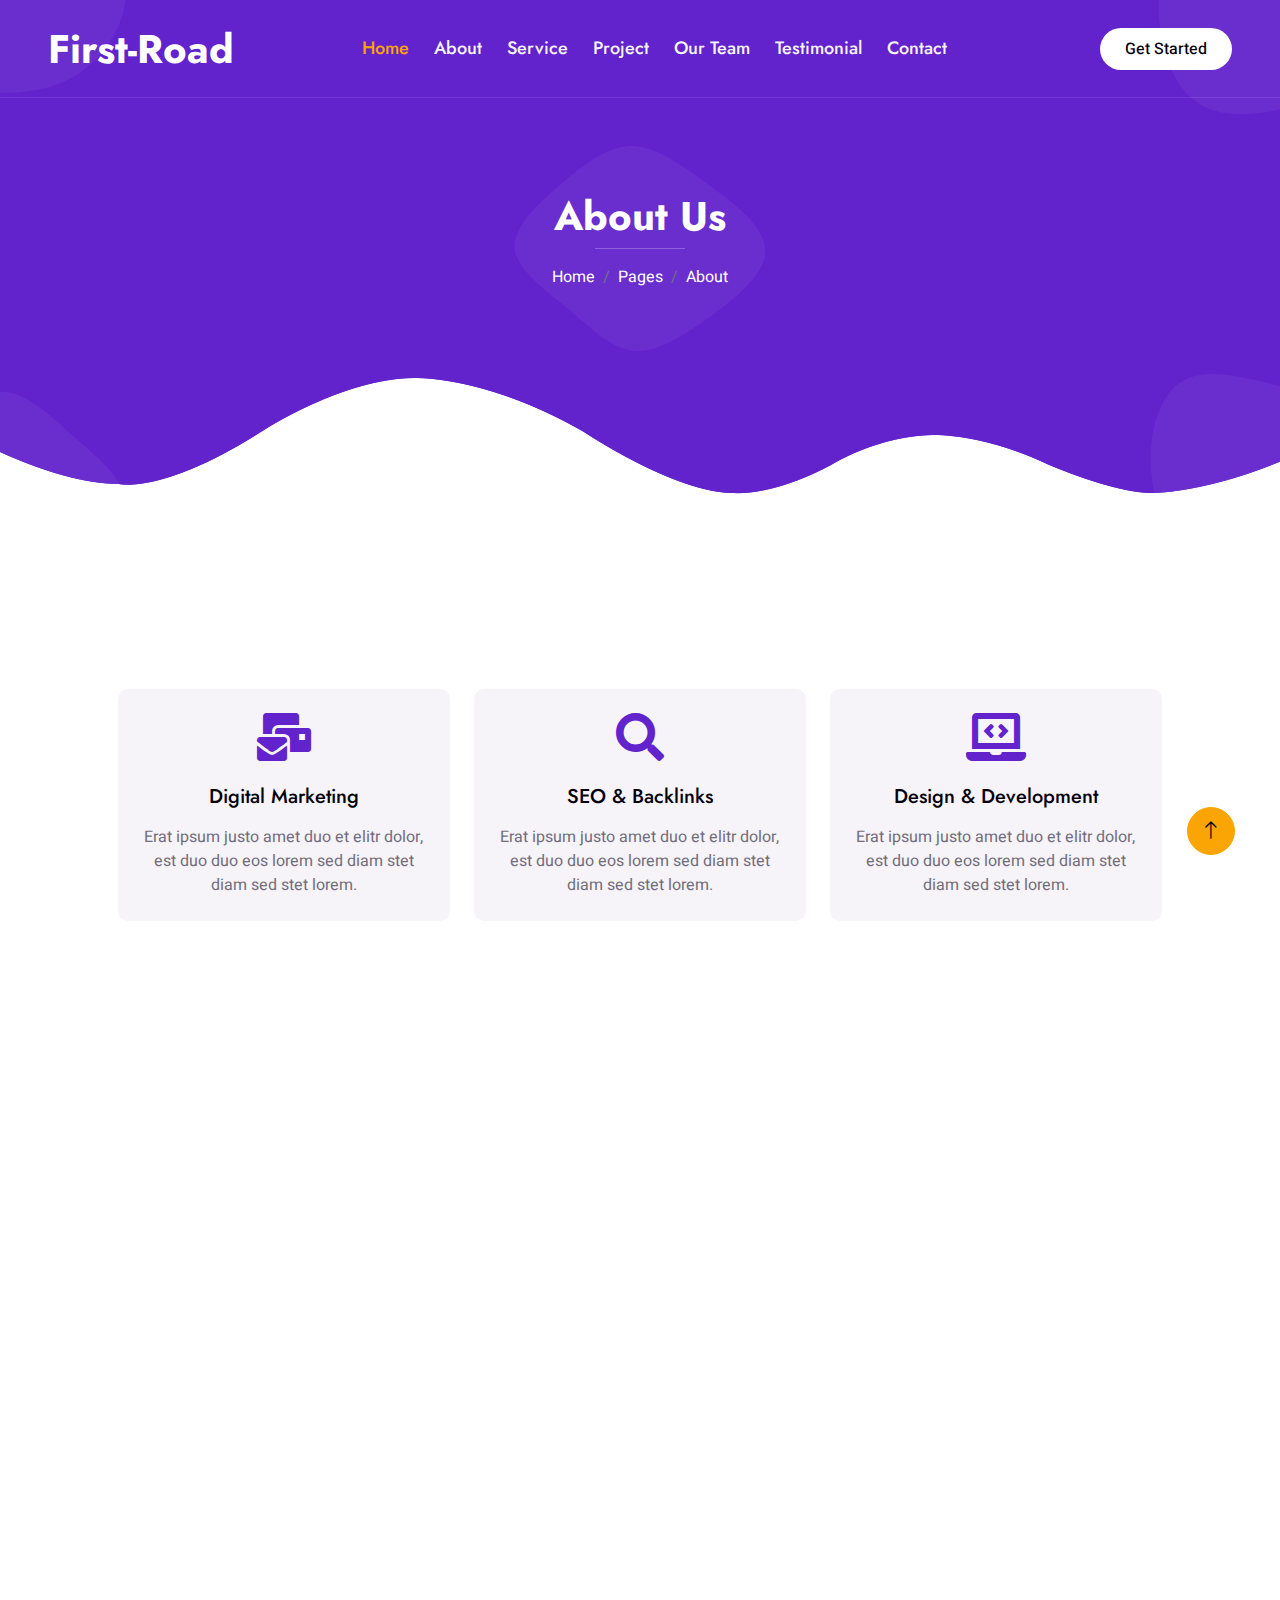
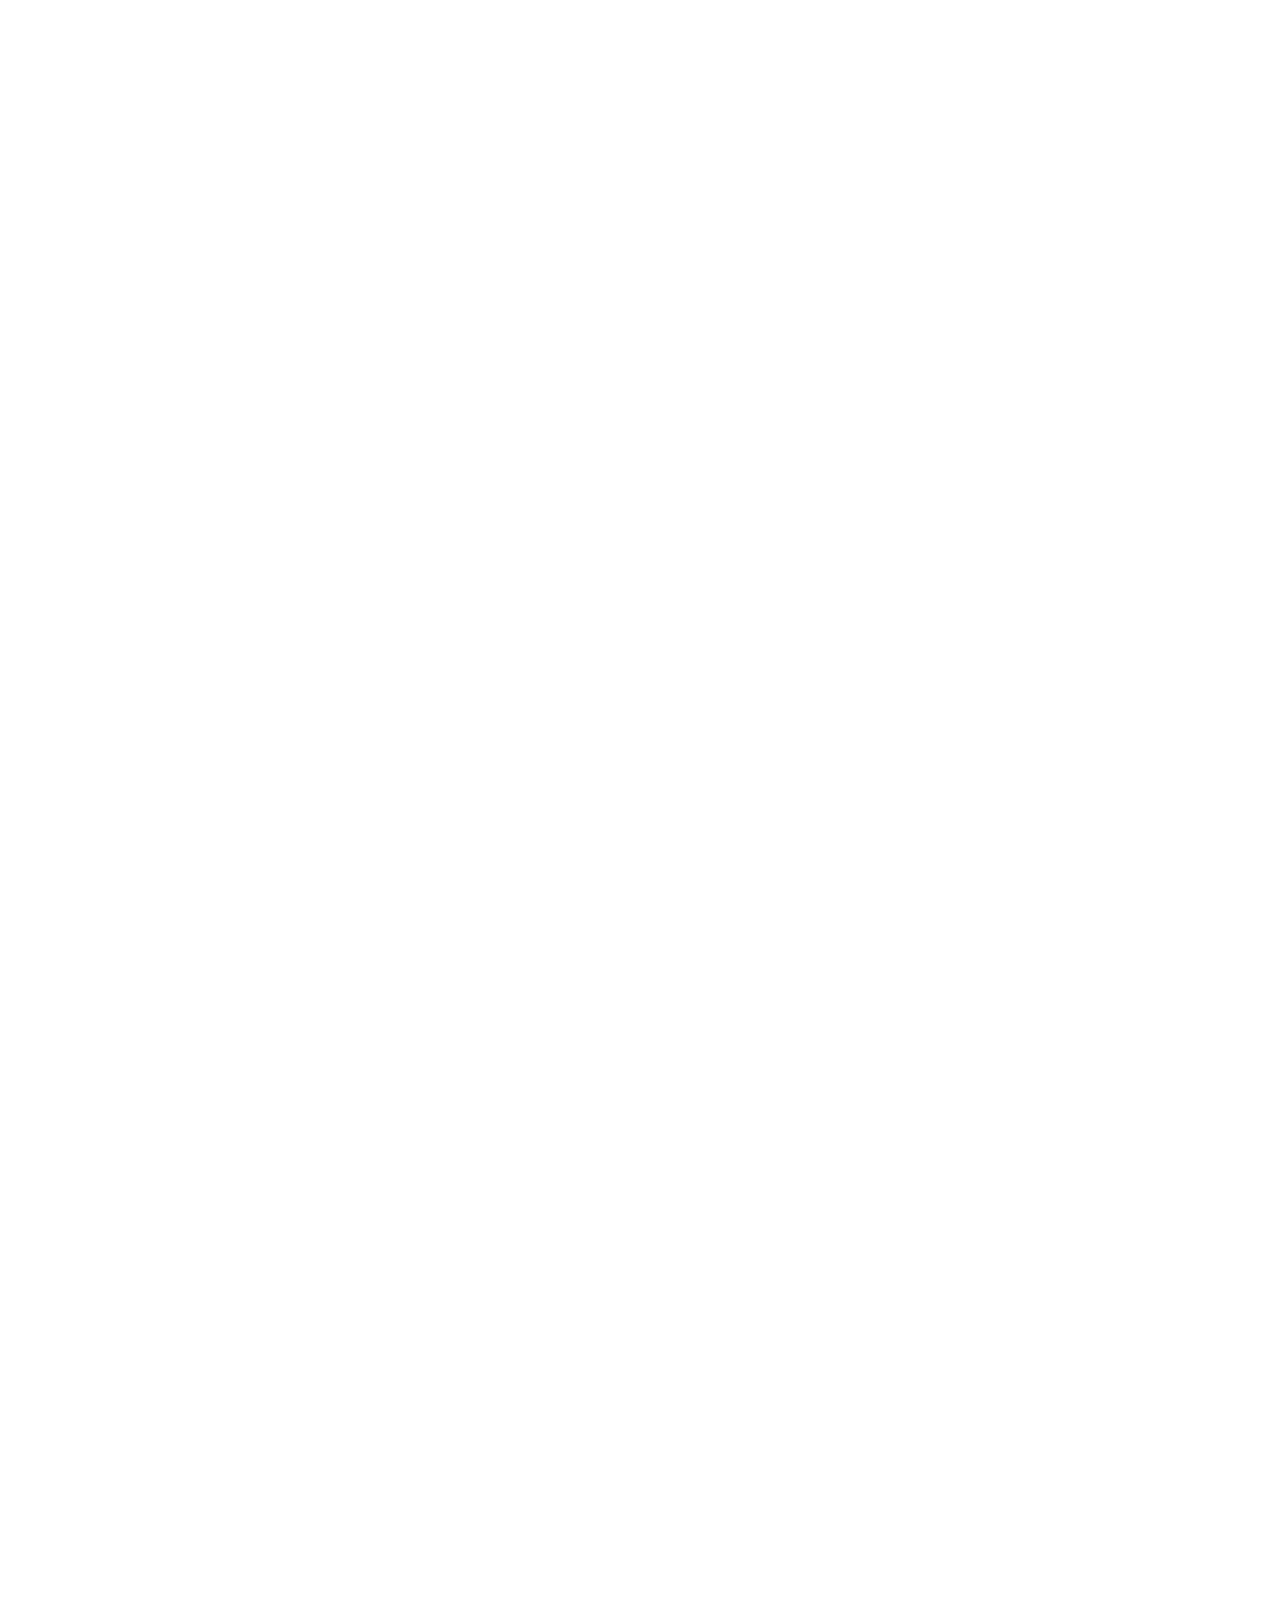
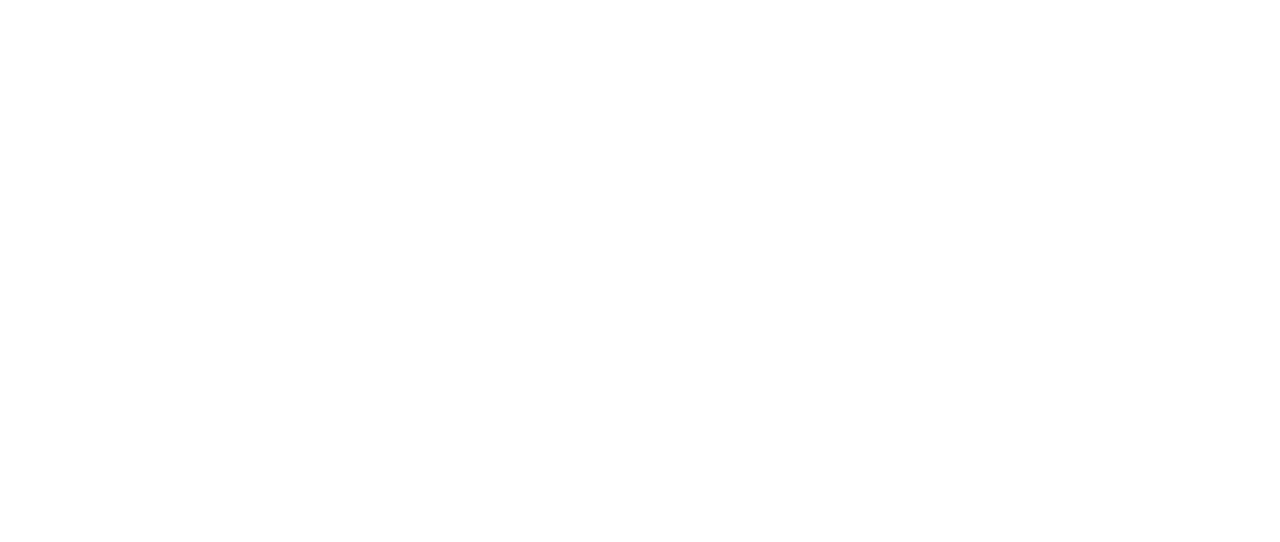
<file: about.html>
<!DOCTYPE html>
<html lang="en">

<head>
    <meta charset="utf-8">
    <title>First-Road</title>
    <meta content="width=device-width, initial-scale=1.0" name="viewport">
    <meta content="" name="keywords">
    <meta content="" name="description">

    <!-- Favicon -->
    <link href="img/User.png" rel="icon">

    <!-- Google Web Fonts -->
    <link rel="preconnect" href="https://fonts.googleapis.com">
    <link rel="preconnect" href="https://fonts.gstatic.com" crossorigin>
    <link href="https://fonts.googleapis.com/css2?family=Heebo:wght@400;500&family=Jost:wght@500;600;700&display=swap" rel="stylesheet"> 

    <!-- Icon Font Stylesheet -->
    <link href="https://cdnjs.cloudflare.com/ajax/libs/font-awesome/5.10.0/css/all.min.css" rel="stylesheet">
    <link href="https://cdn.jsdelivr.net/npm/bootstrap-icons@1.4.1/font/bootstrap-icons.css" rel="stylesheet">

    <!-- Libraries Stylesheet -->
    <link href="lib/animate/animate.min.css" rel="stylesheet">
    <link href="lib/owlcarousel/assets/owl.carousel.min.css" rel="stylesheet">
    <link href="lib/lightbox/css/lightbox.min.css" rel="stylesheet">

    <!-- Customized Bootstrap Stylesheet -->
    <link href="css/bootstrap.min.css" rel="stylesheet">

    <!-- Template Stylesheet -->
    <link href="css/style.css" rel="stylesheet">
</head>

<body>
    <div class="container-xxl bg-white p-0">
        <!-- Spinner Start -->
        <div id="spinner" class="show bg-white position-fixed translate-middle w-100 vh-100 top-50 start-50 d-flex align-items-center justify-content-center">
            <div class="spinner-grow text-primary" style="width: 3rem; height: 3rem;" role="status">
                <span class="sr-only">Loading...</span>
            </div>
        </div>
        <!-- Spinner End -->


        <!-- Navbar & Hero Start -->
        <div class="container-xxl position-relative p-0">
            <nav class="navbar navbar-expand-lg navbar-light px-4 px-lg-5 py-3 py-lg-0">
                <a href="" class="navbar-brand p-0">
                    <h1 class="m-0">First-Road</h1>
                    <!-- <img src="img/logo.png" alt="Logo"> -->
                </a>
                <button class="navbar-toggler" type="button" data-bs-toggle="collapse" data-bs-target="#navbarCollapse">
                    <span class="fa fa-bars"></span>
                </button>
                <div class="collapse navbar-collapse" id="navbarCollapse">
                    <div class="navbar-nav mx-auto py-0">
                        <a href="index.html" class="nav-item nav-link active">Home</a>
                        <a href="about.html" class="nav-item nav-link">About</a>
                        <a href="service.html" class="nav-item nav-link">Service</a>
                        <a href="project.html" class="nav-item nav-link">Project</a>
                        <a href="team.html" class="nav-item nav-link">Our Team</a>
                        <a href="testimonial.html" class="nav-item nav-link">Testimonial</a>
                        <a href="contact.html" class="nav-item nav-link">Contact</a>
                    </div>
                    <a href="login.html" class="btn rounded-pill py-2 px-4 ms-3 d-none d-lg-block">Get Started</a>
                </div>
            </nav>

            <div class="container-xxl py-5 bg-primary hero-header">
                <div class="container my-5 py-5 px-lg-5">
                    <div class="row g-5 py-5">
                        <div class="col-12 text-center">
                            <h1 class="text-white animated slideInDown">About Us</h1>
                            <hr class="bg-white mx-auto mt-0" style="width: 90px;">
                            <nav aria-label="breadcrumb">
                                <ol class="breadcrumb justify-content-center">
                                    <li class="breadcrumb-item"><a class="text-white" href="index.html">Home</a></li>
                                    <li class="breadcrumb-item"><a class="text-white" href="#">Pages</a></li>
                                    <li class="breadcrumb-item text-white active" aria-current="page">About</li>
                                </ol>
                            </nav>
                        </div>
                    </div>
                </div>
            </div>
        </div>
        <!-- Navbar & Hero End -->


        <!-- Feature Start -->
        <div class="container-xxl py-5">
            <div class="container py-5 px-lg-5">
                <div class="row g-4">
                    <div class="col-lg-4 wow fadeInUp" data-wow-delay="0.1s">
                        <div class="feature-item bg-light rounded text-center p-4">
                            <i class="fa fa-3x fa-mail-bulk text-primary mb-4"></i>
                            <h5 class="mb-3">Digital Marketing</h5>
                            <p class="m-0">Erat ipsum justo amet duo et elitr dolor, est duo duo eos lorem sed diam stet diam sed stet lorem.</p>
                        </div>
                    </div>
                    <div class="col-lg-4 wow fadeInUp" data-wow-delay="0.3s">
                        <div class="feature-item bg-light rounded text-center p-4">
                            <i class="fa fa-3x fa-search text-primary mb-4"></i>
                            <h5 class="mb-3">SEO & Backlinks</h5>
                            <p class="m-0">Erat ipsum justo amet duo et elitr dolor, est duo duo eos lorem sed diam stet diam sed stet lorem.</p>
                        </div>
                    </div>
                    <div class="col-lg-4 wow fadeInUp" data-wow-delay="0.5s">
                        <div class="feature-item bg-light rounded text-center p-4">
                            <i class="fa fa-3x fa-laptop-code text-primary mb-4"></i>
                            <h5 class="mb-3">Design & Development</h5>
                            <p class="m-0">Erat ipsum justo amet duo et elitr dolor, est duo duo eos lorem sed diam stet diam sed stet lorem.</p>
                        </div>
                    </div>
                </div>
            </div>
        </div>
        <!-- Feature End -->


        <!-- About Start -->
        <div class="container-xxl py-5">
            <div class="container py-5 px-lg-5">
                <div class="row g-5 align-items-center">
                    <div class="col-lg-6 wow fadeInUp" data-wow-delay="0.1s">
                        <p class="section-title text-secondary">About Us<span></span></p>
                        <h1 class="mb-5">#1 Digital solution with 10 years of experience</h1>
                        <p class="mb-4">Diam dolor diam ipsum et tempor sit. Aliqu diam amet diam et eos labore. Clita erat ipsum et lorem et sit, sed stet no labore lorem sit clita duo justo eirmod magna dolore erat amet</p>
                        <div class="skill mb-4">
                            <div class="d-flex justify-content-between">
                                <p class="mb-2">Digital Marketing</p>
                                <p class="mb-2">85%</p>
                            </div>
                            <div class="progress">
                                <div class="progress-bar bg-primary" role="progressbar" aria-valuenow="85" aria-valuemin="0" aria-valuemax="100"></div>
                            </div>
                        </div>
                        <div class="skill mb-4">
                            <div class="d-flex justify-content-between">
                                <p class="mb-2">SEO & Backlinks</p>
                                <p class="mb-2">90%</p>
                            </div>
                            <div class="progress">
                                <div class="progress-bar bg-secondary" role="progressbar" aria-valuenow="90" aria-valuemin="0" aria-valuemax="100"></div>
                            </div>
                        </div>
                        <div class="skill mb-4">
                            <div class="d-flex justify-content-between">
                                <p class="mb-2">Design & Development</p>
                                <p class="mb-2">95%</p>
                            </div>
                            <div class="progress">
                                <div class="progress-bar bg-dark" role="progressbar" aria-valuenow="95" aria-valuemin="0" aria-valuemax="100"></div>
                            </div>
                        </div>
                        <a href="" class="btn btn-primary py-sm-3 px-sm-5 rounded-pill mt-3">Read More</a>
                    </div>
                    <div class="col-lg-6">
                        <img class="img-fluid wow zoomIn" data-wow-delay="0.5s" src="img/about.png">
                    </div>
                </div>
            </div>
        </div>
        <!-- About End -->


        <!-- Facts Start -->
        <div class="container-xxl bg-primary fact py-5 wow fadeInUp" data-wow-delay="0.1s">
            <div class="container py-5 px-lg-5">
                <div class="row g-4">
                    <div class="col-md-6 col-lg-3 text-center wow fadeIn" data-wow-delay="0.1s">
                        <i class="fa fa-certificate fa-3x text-secondary mb-3"></i>
                        <h1 class="text-white mb-2" data-toggle="counter-up">1234</h1>
                        <p class="text-white mb-0">Years Experience</p>
                    </div>
                    <div class="col-md-6 col-lg-3 text-center wow fadeIn" data-wow-delay="0.3s">
                        <i class="fa fa-users-cog fa-3x text-secondary mb-3"></i>
                        <h1 class="text-white mb-2" data-toggle="counter-up">1234</h1>
                        <p class="text-white mb-0">Team Members</p>
                    </div>
                    <div class="col-md-6 col-lg-3 text-center wow fadeIn" data-wow-delay="0.5s">
                        <i class="fa fa-users fa-3x text-secondary mb-3"></i>
                        <h1 class="text-white mb-2" data-toggle="counter-up">1234</h1>
                        <p class="text-white mb-0">Satisfied Clients</p>
                    </div>
                    <div class="col-md-6 col-lg-3 text-center wow fadeIn" data-wow-delay="0.7s">
                        <i class="fa fa-check fa-3x text-secondary mb-3"></i>
                        <h1 class="text-white mb-2" data-toggle="counter-up">1234</h1>
                        <p class="text-white mb-0">Compleate Projects</p>
                    </div>
                </div>
            </div>
        </div>
        <!-- Facts End -->
        

        <!-- Team Start -->
        <div class="container-xxl py-5">
            <div class="container py-5 px-lg-5">
                <div class="wow fadeInUp" data-wow-delay="0.1s">
                    <p class="section-title text-secondary justify-content-center"><span></span>Our Team<span></span></p>
                    <h1 class="text-center mb-5">Our Team Members</h1>
                </div>
                <div class="row g-4">
                    <div class="col-lg-4 col-md-6 wow fadeInUp" data-wow-delay="0.1s">
                        <div class="team-item bg-light rounded">
                            <div class="text-center border-bottom p-4">
                                <img class="img-fluid rounded-circle mb-4" src="img/User.png" alt="">
                                <h5>John Doe</h5>
                                <span>CEO & Founder</span>
                            </div>
                            <div class="d-flex justify-content-center p-4">
                                <a class="btn btn-square mx-1" href=""><i class="fab fa-facebook-f"></i></a>
                                <a class="btn btn-square mx-1" href=""><i class="fab fa-twitter"></i></a>
                                <a class="btn btn-square mx-1" href=""><i class="fab fa-instagram"></i></a>
                                <a class="btn btn-square mx-1" href=""><i class="fab fa-linkedin-in"></i></a>
                            </div>
                        </div>
                    </div>
                    <div class="col-lg-4 col-md-6 wow fadeInUp" data-wow-delay="0.3s">
                        <div class="team-item bg-light rounded">
                            <div class="text-center border-bottom p-4">
                                <img class="img-fluid rounded-circle mb-4" src="img/User.png" alt="">
                                <h5>Jessica Brown</h5>
                                <span>Web Designer</span>
                            </div>
                            <div class="d-flex justify-content-center p-4">
                                <a class="btn btn-square mx-1" href=""><i class="fab fa-facebook-f"></i></a>
                                <a class="btn btn-square mx-1" href=""><i class="fab fa-twitter"></i></a>
                                <a class="btn btn-square mx-1" href=""><i class="fab fa-instagram"></i></a>
                                <a class="btn btn-square mx-1" href=""><i class="fab fa-linkedin-in"></i></a>
                            </div>
                        </div>
                    </div>
                    <div class="col-lg-4 col-md-6 wow fadeInUp" data-wow-delay="0.5s">
                        <div class="team-item bg-light rounded">
                            <div class="text-center border-bottom p-4">
                                <img class="img-fluid rounded-circle mb-4" src="img/User.png" alt="">
                                <h5>Tony Johnson</h5>
                                <span>SEO Expert</span>
                            </div>
                            <div class="d-flex justify-content-center p-4">
                                <a class="btn btn-square mx-1" href=""><i class="fab fa-facebook-f"></i></a>
                                <a class="btn btn-square mx-1" href=""><i class="fab fa-twitter"></i></a>
                                <a class="btn btn-square mx-1" href=""><i class="fab fa-instagram"></i></a>
                                <a class="btn btn-square mx-1" href=""><i class="fab fa-linkedin-in"></i></a>
                            </div>
                        </div>
                    </div>
                </div>
            </div>
        </div>
        <!-- Team End -->
        

        <!-- Footer Start -->
        <div class="container-fluid bg-primary text-light footer wow fadeIn" data-wow-delay="0.1s">
            <div class="container py-5 px-lg-5">
                <div class="row g-5">
                    <div class="col-md-6 col-lg-3">
                        <p class="section-title text-white h5 mb-4">Address<span></span></p>
                        <p><i class="fa fa-map-marker-alt me-3"></i>Jordan, Aqaba</p>
                        <p><i class="fa fa-phone-alt me-3"></i>+962 7777 12345</p>
                        <p><i class="fa fa-envelope me-3"></i>First-Road@example.com</p>
                        <div class="d-flex pt-2">
                            <a class="btn btn-outline-light btn-social" href=""><i class="fab fa-twitter"></i></a>
                            <a class="btn btn-outline-light btn-social" href=""><i class="fab fa-facebook-f"></i></a>
                            <a class="btn btn-outline-light btn-social" href=""><i class="fab fa-instagram"></i></a>
                            <a class="btn btn-outline-light btn-social" href=""><i class="fab fa-linkedin-in"></i></a>
                        </div>
                    </div>
                    <div class="col-md-6 col-lg-3">
                        <p class="section-title text-white h5 mb-4">Quick Link<span></span></p>
                        <a class="btn btn-link" href="">About Us</a>
                        <a class="btn btn-link" href="">Contact Us</a>
                        <a class="btn btn-link" href="">Privacy Policy</a>
                        <a class="btn btn-link" href="">Terms & Condition</a>
                        <a class="btn btn-link" href="">Career</a>
                    </div>
                    <div class="col-md-6 col-lg-3">
                        <p class="section-title text-white h5 mb-4">Gallery<span></span></p>
                        <div class="row g-2">
                            <div class="col-4">
                                <img class="img-fluid" src="img/portfolio-1.jpg" alt="Image">
                            </div>
                            <div class="col-4">
                                <img class="img-fluid" src="img/portfolio-2.jpg" alt="Image">
                            </div>
                            <div class="col-4">
                                <img class="img-fluid" src="img/portfolio-3.jpg" alt="Image">
                            </div>
                            <div class="col-4">
                                <img class="img-fluid" src="img/portfolio-4.jpg" alt="Image">
                            </div>
                            <div class="col-4">
                                <img class="img-fluid" src="img/portfolio-5.jpg" alt="Image">
                            </div>
                            <div class="col-4">
                                <img class="img-fluid" src="img/portfolio-6.jpg" alt="Image">
                            </div>
                        </div>
                    </div>
                    <div class="col-md-6 col-lg-3">
                        <p class="section-title text-white h5 mb-4">Newsletter<span></span></p>
                        <p>Lorem ipsum dolor sit amet elit. Phasellus nec pretium mi. Curabitur facilisis ornare velit non vulpu</p>
                        <div class="position-relative w-100 mt-3">
                            <input class="form-control border-0 rounded-pill w-100 ps-4 pe-5" type="text" placeholder="Your Email" style="height: 48px;">
                            <button type="button" class="btn shadow-none position-absolute top-0 end-0 mt-1 me-2"><i class="fa fa-paper-plane text-primary fs-4"></i></button>
                        </div>
                    </div>
                </div>
            </div>
            <div class="container px-lg-5">
                <div class="copyright">
                    <div class="row">
                        <div class="col-md-6 text-center text-md-start mb-3 mb-md-0">
                            &copy; <a class="border-bottom" href="#">First-Road</a>, All Right Reserved. 
                        </div>
                        <div class="col-md-6 text-center text-md-end">
                            <div class="footer-menu">
                                <a href="#">Home</a>
                                <a href="#">Cookies</a>
                                <a href="#">Help</a>
                                <a href="#">FQAs</a>
                            </div>
                        </div>
                    </div>
                </div>
            </div>
        </div>
        <!-- Footer End -->


        <!-- Back to Top -->
        <a href="#" class="btn btn-lg btn-secondary btn-lg-square back-to-top"><i class="bi bi-arrow-up"></i></a>
    </div>

    <!-- JavaScript Libraries -->
    <script src="https://code.jquery.com/jquery-3.4.1.min.js"></script>
    <script src="https://cdn.jsdelivr.net/npm/bootstrap@5.0.0/dist/js/bootstrap.bundle.min.js"></script>
    <script src="lib/wow/wow.min.js"></script>
    <script src="lib/easing/easing.min.js"></script>
    <script src="lib/waypoints/waypoints.min.js"></script>
    <script src="lib/counterup/counterup.min.js"></script>
    <script src="lib/owlcarousel/owl.carousel.min.js"></script>
    <script src="lib/isotope/isotope.pkgd.min.js"></script>
    <script src="lib/lightbox/js/lightbox.min.js"></script>

    <!-- Template Javascript -->
    <script src="js/main.js"></script>
</body>

</html>
</file>
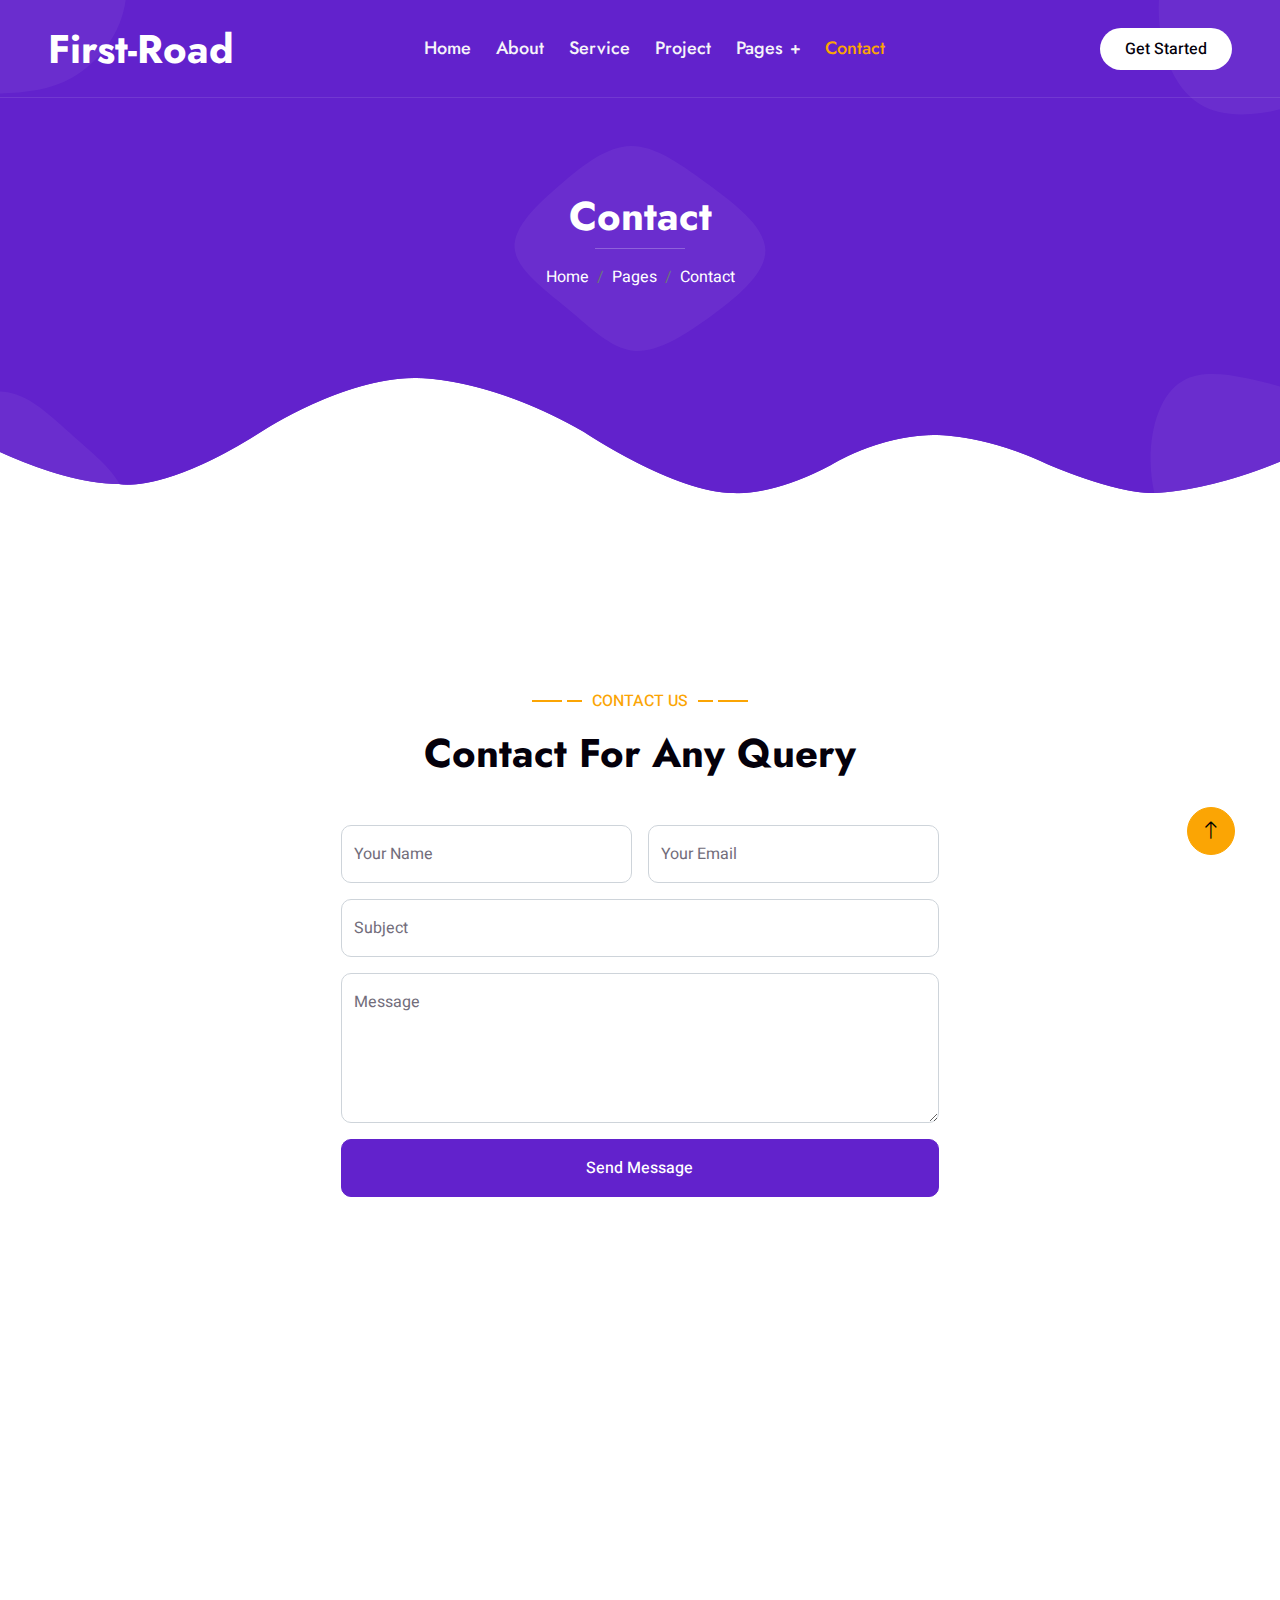
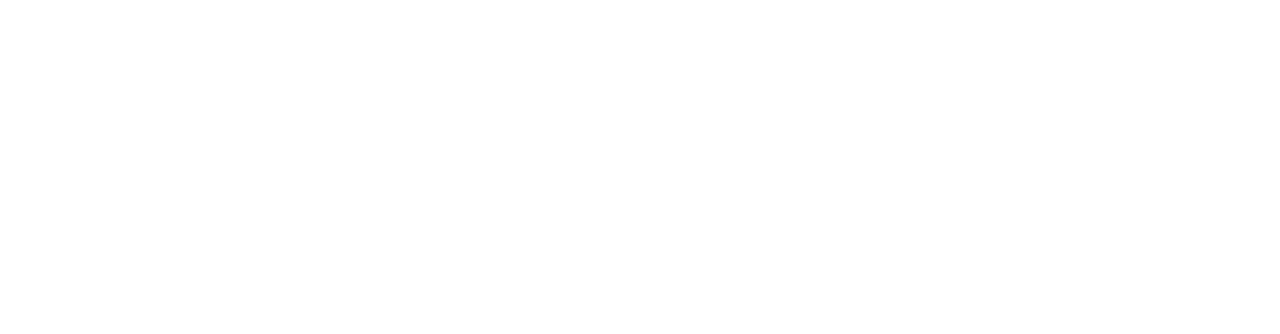
<file: contact.html>
<!DOCTYPE html>
<html lang="en">

<head>
    <meta charset="utf-8">
    <title>First-Road</title>
    <meta content="width=device-width, initial-scale=1.0" name="viewport">
    <meta content="" name="keywords">
    <meta content="" name="description">

    <!-- Favicon -->
    <link href="img/User.png" rel="icon">

    <!-- Google Web Fonts -->
    <link rel="preconnect" href="https://fonts.googleapis.com">
    <link rel="preconnect" href="https://fonts.gstatic.com" crossorigin>
    <link href="https://fonts.googleapis.com/css2?family=Heebo:wght@400;500&family=Jost:wght@500;600;700&display=swap" rel="stylesheet"> 

    <!-- Icon Font Stylesheet -->
    <link href="https://cdnjs.cloudflare.com/ajax/libs/font-awesome/5.10.0/css/all.min.css" rel="stylesheet">
    <link href="https://cdn.jsdelivr.net/npm/bootstrap-icons@1.4.1/font/bootstrap-icons.css" rel="stylesheet">

    <!-- Libraries Stylesheet -->
    <link href="lib/animate/animate.min.css" rel="stylesheet">
    <link href="lib/owlcarousel/assets/owl.carousel.min.css" rel="stylesheet">
    <link href="lib/lightbox/css/lightbox.min.css" rel="stylesheet">

    <!-- Customized Bootstrap Stylesheet -->
    <link href="css/bootstrap.min.css" rel="stylesheet">

    <!-- Template Stylesheet -->
    <link href="css/style.css" rel="stylesheet">
</head>

<body>
    <div class="container-xxl bg-white p-0">
        <!-- Spinner Start -->
        <div id="spinner" class="show bg-white position-fixed translate-middle w-100 vh-100 top-50 start-50 d-flex align-items-center justify-content-center">
            <div class="spinner-grow text-primary" style="width: 3rem; height: 3rem;" role="status">
                <span class="sr-only">Loading...</span>
            </div>
        </div>
        <!-- Spinner End -->


        <!-- Navbar & Hero Start -->
        <div class="container-xxl position-relative p-0">
            <nav class="navbar navbar-expand-lg navbar-light px-4 px-lg-5 py-3 py-lg-0">
                <a href="" class="navbar-brand p-0">
                    <h1 class="m-0">First-Road</h1>
                    <!-- <img src="img/logo.png" alt="Logo"> -->
                </a>
                <button class="navbar-toggler" type="button" data-bs-toggle="collapse" data-bs-target="#navbarCollapse">
                    <span class="fa fa-bars"></span>
                </button>
                <div class="collapse navbar-collapse" id="navbarCollapse">
                    <div class="navbar-nav mx-auto py-0">
                        <a href="index.html" class="nav-item nav-link">Home</a>
                        <a href="about.html" class="nav-item nav-link">About</a>
                        <a href="service.html" class="nav-item nav-link">Service</a>
                        <a href="project.html" class="nav-item nav-link">Project</a>
                        <div class="nav-item dropdown">
                            <a href="#" class="nav-link dropdown-toggle" data-bs-toggle="dropdown">Pages</a>
                            <div class="dropdown-menu m-0">
                                <a href="team.html" class="dropdown-item">Our Team</a>
                                <a href="testimonial.html" class="dropdown-item">Testimonial</a>
                                <a href="404.html" class="dropdown-item">404 Page</a>
                            </div>
                        </div>
                        <a href="contact.html" class="nav-item nav-link active">Contact</a>
                    </div>
                    <a href="" class="btn rounded-pill py-2 px-4 ms-3 d-none d-lg-block">Get Started</a>
                </div>
            </nav>

            <div class="container-xxl py-5 bg-primary hero-header">
                <div class="container my-5 py-5 px-lg-5">
                    <div class="row g-5 py-5">
                        <div class="col-12 text-center">
                            <h1 class="text-white animated slideInDown">Contact</h1>
                            <hr class="bg-white mx-auto mt-0" style="width: 90px;">
                            <nav aria-label="breadcrumb">
                                <ol class="breadcrumb justify-content-center">
                                    <li class="breadcrumb-item"><a class="text-white" href="index.html">Home</a></li>
                                    <li class="breadcrumb-item"><a class="text-white" href="#">Pages</a></li>
                                    <li class="breadcrumb-item text-white active" aria-current="page">Contact</li>
                                </ol>
                            </nav>
                        </div>
                    </div>
                </div>
            </div>
        </div>
        <!-- Navbar & Hero End -->


        <!-- Contact Start -->
        <div class="container-xxl py-5">
            <div class="container py-5 px-lg-5">
                <div class="wow fadeInUp" data-wow-delay="0.1s">
                    <p class="section-title text-secondary justify-content-center"><span></span>Contact Us<span></span></p>
                    <h1 class="text-center mb-5">Contact For Any Query</h1>
                </div>
                <div class="row justify-content-center">
                    <div class="col-lg-7">
                        <div class="wow fadeInUp" data-wow-delay="0.3s">

                            <form>
                                <div class="row g-3">
                                    <div class="col-md-6">
                                        <div class="form-floating">
                                            <input type="text" class="form-control" id="name" placeholder="Your Name">
                                            <label for="name">Your Name</label>
                                        </div>
                                    </div>
                                    <div class="col-md-6">
                                        <div class="form-floating">
                                            <input type="email" class="form-control" id="email" placeholder="Your Email">
                                            <label for="email">Your Email</label>
                                        </div>
                                    </div>
                                    <div class="col-12">
                                        <div class="form-floating">
                                            <input type="text" class="form-control" id="subject" placeholder="Subject">
                                            <label for="subject">Subject</label>
                                        </div>
                                    </div>
                                    <div class="col-12">
                                        <div class="form-floating">
                                            <textarea class="form-control" placeholder="Leave a message here" id="message" style="height: 150px"></textarea>
                                            <label for="message">Message</label>
                                        </div>
                                    </div>
                                    <div class="col-12">
                                        <button class="btn btn-primary w-100 py-3" type="submit">Send Message</button>
                                    </div>
                                </div>
                            </form>
                        </div>
                    </div>
                </div>
            </div>
        </div>
        <!-- Contact End -->
        

 <!-- Footer Start -->
 <div class="container-fluid bg-primary text-light footer wow fadeIn" data-wow-delay="0.1s">
    <div class="container py-5 px-lg-5">
        <div class="row g-5">
            <div class="col-md-6 col-lg-3">
                <p class="section-title text-white h5 mb-4">Address<span></span></p>
                <p><i class="fa fa-map-marker-alt me-3"></i>Jordan, Aqaba</p>
                <p><i class="fa fa-phone-alt me-3"></i>+962 7777 12345</p>
                <p><i class="fa fa-envelope me-3"></i>First-Road@example.com</p>
                <div class="d-flex pt-2">
                    <a class="btn btn-outline-light btn-social" href=""><i class="fab fa-twitter"></i></a>
                    <a class="btn btn-outline-light btn-social" href=""><i class="fab fa-facebook-f"></i></a>
                    <a class="btn btn-outline-light btn-social" href=""><i class="fab fa-instagram"></i></a>
                    <a class="btn btn-outline-light btn-social" href=""><i class="fab fa-linkedin-in"></i></a>
                </div>
            </div>
            <div class="col-md-6 col-lg-3">
                <p class="section-title text-white h5 mb-4">Quick Link<span></span></p>
                <a class="btn btn-link" href="">About Us</a>
                <a class="btn btn-link" href="">Contact Us</a>
                <a class="btn btn-link" href="">Privacy Policy</a>
                <a class="btn btn-link" href="">Terms & Condition</a>
                <a class="btn btn-link" href="">Career</a>
            </div>
            <div class="col-md-6 col-lg-3">
                <p class="section-title text-white h5 mb-4">Gallery<span></span></p>
                <div class="row g-2">
                    <div class="col-4">
                        <img class="img-fluid" src="img/portfolio-1.jpg" alt="Image">
                    </div>
                    <div class="col-4">
                        <img class="img-fluid" src="img/portfolio-2.jpg" alt="Image">
                    </div>
                    <div class="col-4">
                        <img class="img-fluid" src="img/portfolio-3.jpg" alt="Image">
                    </div>
                    <div class="col-4">
                        <img class="img-fluid" src="img/portfolio-4.jpg" alt="Image">
                    </div>
                    <div class="col-4">
                        <img class="img-fluid" src="img/portfolio-5.jpg" alt="Image">
                    </div>
                    <div class="col-4">
                        <img class="img-fluid" src="img/portfolio-6.jpg" alt="Image">
                    </div>
                </div>
            </div>
            <div class="col-md-6 col-lg-3">
                <p class="section-title text-white h5 mb-4">Newsletter<span></span></p>
                <p>Lorem ipsum dolor sit amet elit. Phasellus nec pretium mi. Curabitur facilisis ornare velit non vulpu</p>
                <div class="position-relative w-100 mt-3">
                    <input class="form-control border-0 rounded-pill w-100 ps-4 pe-5" type="text" placeholder="Your Email" style="height: 48px;">
                    <button type="button" class="btn shadow-none position-absolute top-0 end-0 mt-1 me-2"><i class="fa fa-paper-plane text-primary fs-4"></i></button>
                </div>
            </div>
        </div>
    </div>
    <div class="container px-lg-5">
        <div class="copyright">
            <div class="row">
                <div class="col-md-6 text-center text-md-start mb-3 mb-md-0">
                    &copy; <a class="border-bottom" href="#">First-Road</a>, All Right Reserved. 
                </div>
                <div class="col-md-6 text-center text-md-end">
                    <div class="footer-menu">
                        <a href="#">Home</a>
                        <a href="#">Cookies</a>
                        <a href="#">Help</a>
                        <a href="#">FQAs</a>
                    </div>
                </div>
            </div>
        </div>
    </div>
</div>
<!-- Footer End -->



        <!-- Back to Top -->
        <a href="#" class="btn btn-lg btn-secondary btn-lg-square back-to-top"><i class="bi bi-arrow-up"></i></a>
    </div>

    <!-- JavaScript Libraries -->
    <script src="https://code.jquery.com/jquery-3.4.1.min.js"></script>
    <script src="https://cdn.jsdelivr.net/npm/bootstrap@5.0.0/dist/js/bootstrap.bundle.min.js"></script>
    <script src="lib/wow/wow.min.js"></script>
    <script src="lib/easing/easing.min.js"></script>
    <script src="lib/waypoints/waypoints.min.js"></script>
    <script src="lib/counterup/counterup.min.js"></script>
    <script src="lib/owlcarousel/owl.carousel.min.js"></script>
    <script src="lib/isotope/isotope.pkgd.min.js"></script>
    <script src="lib/lightbox/js/lightbox.min.js"></script>

    <!-- Template Javascript -->
    <script src="js/main.js"></script>
</body>

</html>
</file>
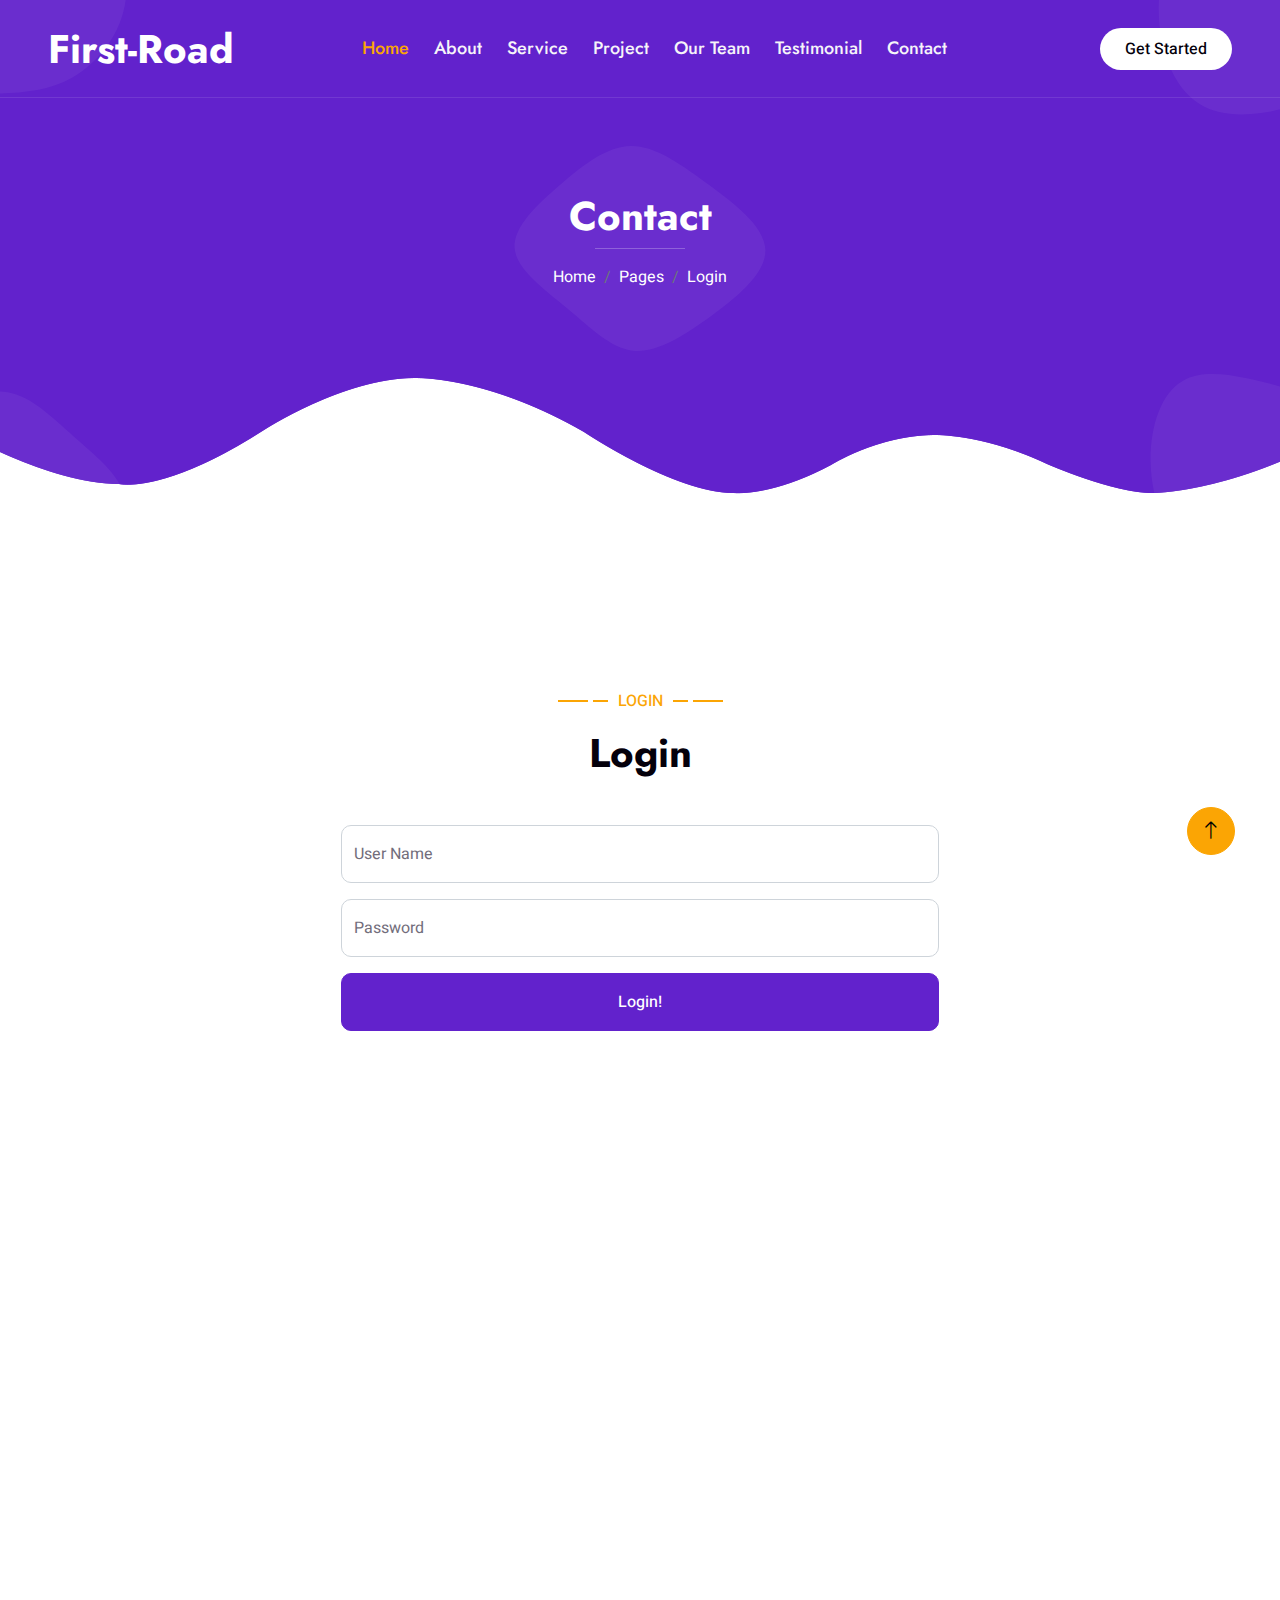
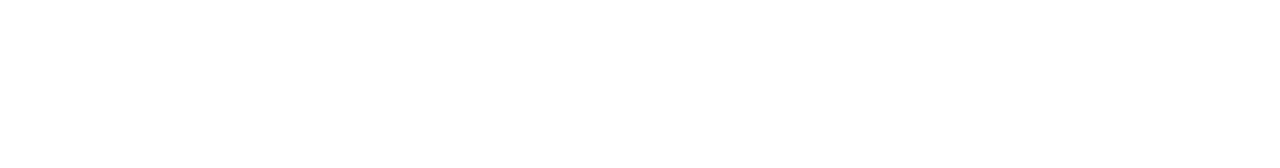
<file: login.html>
<!DOCTYPE html>
<html lang="en">

<head>
    <meta charset="utf-8">
    <title>First-Road</title>
    <meta content="width=device-width, initial-scale=1.0" name="viewport">
    <meta content="" name="keywords">
    <meta content="" name="description">

    <!-- Favicon -->
    <link href="img/User.png" rel="icon">

    <!-- Google Web Fonts -->
    <link rel="preconnect" href="https://fonts.googleapis.com">
    <link rel="preconnect" href="https://fonts.gstatic.com" crossorigin>
    <link href="https://fonts.googleapis.com/css2?family=Heebo:wght@400;500&family=Jost:wght@500;600;700&display=swap" rel="stylesheet"> 

    <!-- Icon Font Stylesheet -->
    <link href="https://cdnjs.cloudflare.com/ajax/libs/font-awesome/5.10.0/css/all.min.css" rel="stylesheet">
    <link href="https://cdn.jsdelivr.net/npm/bootstrap-icons@1.4.1/font/bootstrap-icons.css" rel="stylesheet">

    <!-- Libraries Stylesheet -->
    <link href="lib/animate/animate.min.css" rel="stylesheet">
    <link href="lib/owlcarousel/assets/owl.carousel.min.css" rel="stylesheet">
    <link href="lib/lightbox/css/lightbox.min.css" rel="stylesheet">

    <!-- Customized Bootstrap Stylesheet -->
    <link href="css/bootstrap.min.css" rel="stylesheet">

    <!-- Template Stylesheet -->
    <link href="css/style.css" rel="stylesheet">
</head>

<body>
    <div class="container-xxl bg-white p-0">
        <!-- Spinner Start -->
        <div id="spinner" class="show bg-white position-fixed translate-middle w-100 vh-100 top-50 start-50 d-flex align-items-center justify-content-center">
            <div class="spinner-grow text-primary" style="width: 3rem; height: 3rem;" role="status">
                <span class="sr-only">Loading...</span>
            </div>
        </div>
        <!-- Spinner End -->


        <!-- Navbar & Hero Start -->
        <div class="container-xxl position-relative p-0">
            <nav class="navbar navbar-expand-lg navbar-light px-4 px-lg-5 py-3 py-lg-0">
                <a href="" class="navbar-brand p-0">
                    <h1 class="m-0">First-Road</h1>
                    <!-- <img src="img/logo.png" alt="Logo"> -->
                </a>
                <button class="navbar-toggler" type="button" data-bs-toggle="collapse" data-bs-target="#navbarCollapse">
                    <span class="fa fa-bars"></span>
                </button>
                <div class="collapse navbar-collapse" id="navbarCollapse">
                    <div class="navbar-nav mx-auto py-0">
                        <a href="index.html" class="nav-item nav-link active">Home</a>
                        <a href="about.html" class="nav-item nav-link">About</a>
                        <a href="service.html" class="nav-item nav-link">Service</a>
                        <a href="project.html" class="nav-item nav-link">Project</a>
                        <a href="team.html" class="nav-item nav-link">Our Team</a>
                        <a href="testimonial.html" class="nav-item nav-link">Testimonial</a>
                        <a href="contact.html" class="nav-item nav-link">Contact</a>
                    </div>
                    <a href="login.html" class="btn rounded-pill py-2 px-4 ms-3 d-none d-lg-block">Get Started</a>
                </div>
            </nav>

            <div class="container-xxl py-5 bg-primary hero-header">
                <div class="container my-5 py-5 px-lg-5">
                    <div class="row g-5 py-5">
                        <div class="col-12 text-center">
                            <h1 class="text-white animated slideInDown">Contact</h1>
                            <hr class="bg-white mx-auto mt-0" style="width: 90px;">
                            <nav aria-label="breadcrumb">
                                <ol class="breadcrumb justify-content-center">
                                    <li class="breadcrumb-item"><a class="text-white" href="index.html">Home</a></li>
                                    <li class="breadcrumb-item"><a class="text-white" href="#">Pages</a></li>
                                    <li class="breadcrumb-item text-white active" aria-current="page">Login</li>
                                </ol>
                            </nav>
                        </div>
                    </div>
                </div>
            </div>
        </div>
        <!-- Navbar & Hero End -->


        <!-- Contact Start -->
        <div class="container-xxl py-5">
            <div class="container py-5 px-lg-5">
                <div class="wow fadeInUp" data-wow-delay="0.1s">
                    <p class="section-title text-secondary justify-content-center"><span></span>Login<span></span></p>
                    <h1 class="text-center mb-5">Login</h1>
                </div>
                <div class="row justify-content-center">
                    <div class="col-lg-7">
                        <div class="wow fadeInUp" data-wow-delay="0.3s">

                            
                                <div class="row g-3">

                                    <div class="col-12">
                                        <div class="form-floating">
                                            <input type="text" class="form-control" id="UserNameInput" placeholder="UserNameInput">
                                            <label for="subject">User Name</label>
                                        </div>
                                    </div>
                                    <div class="col-12">
                                        <div class="form-floating">
                                            <input type="password" class="form-control" id="subject" placeholder="Password">
                                            <label for="subject">Password</label>
                                        </div>
                                    </div>
                                    <div class="col-12">
                                        <button type="submit" id="submitButton" class="btn btn-primary w-100 py-3" onclick="errorThrow()" >Login!</button>
                                    </div>
                                </div>
                                <div id="errorMassage">
                                    wrong username or password
                                </div>

                        </div>
                    </div>
                </div>
            </div>
        </div>
        <!-- Contact End -->


 <!-- Footer Start -->
 <div class="container-fluid bg-primary text-light footer wow fadeIn" data-wow-delay="0.1s">
    <div class="container py-5 px-lg-5">
        <div class="row g-5">
            <div class="col-md-6 col-lg-3">
                <p class="section-title text-white h5 mb-4">Address<span></span></p>
                <p><i class="fa fa-map-marker-alt me-3"></i>Jordan, Aqaba</p>
                <p><i class="fa fa-phone-alt me-3"></i>+962 7777 12345</p>
                <p><i class="fa fa-envelope me-3"></i>First-Road@example.com</p>
                <div class="d-flex pt-2">
                    <a class="btn btn-outline-light btn-social" href=""><i class="fab fa-twitter"></i></a>
                    <a class="btn btn-outline-light btn-social" href=""><i class="fab fa-facebook-f"></i></a>
                    <a class="btn btn-outline-light btn-social" href=""><i class="fab fa-instagram"></i></a>
                    <a class="btn btn-outline-light btn-social" href=""><i class="fab fa-linkedin-in"></i></a>
                </div>
            </div>
            <div class="col-md-6 col-lg-3">
                <p class="section-title text-white h5 mb-4">Quick Link<span></span></p>
                <a class="btn btn-link" href="">About Us</a>
                <a class="btn btn-link" href="">Contact Us</a>
                <a class="btn btn-link" href="">Privacy Policy</a>
                <a class="btn btn-link" href="">Terms & Condition</a>
                <a class="btn btn-link" href="">Career</a>
            </div>
            <div class="col-md-6 col-lg-3">
                <p class="section-title text-white h5 mb-4">Gallery<span></span></p>
                <div class="row g-2">
                    <div class="col-4">
                        <img class="img-fluid" src="img/portfolio-1.jpg" alt="Image">
                    </div>
                    <div class="col-4">
                        <img class="img-fluid" src="img/portfolio-2.jpg" alt="Image">
                    </div>
                    <div class="col-4">
                        <img class="img-fluid" src="img/portfolio-3.jpg" alt="Image">
                    </div>
                    <div class="col-4">
                        <img class="img-fluid" src="img/portfolio-4.jpg" alt="Image">
                    </div>
                    <div class="col-4">
                        <img class="img-fluid" src="img/portfolio-5.jpg" alt="Image">
                    </div>
                    <div class="col-4">
                        <img class="img-fluid" src="img/portfolio-6.jpg" alt="Image">
                    </div>
                </div>
            </div>
            <div class="col-md-6 col-lg-3">
                <p class="section-title text-white h5 mb-4">Newsletter<span></span></p>
                <p>Lorem ipsum dolor sit amet elit. Phasellus nec pretium mi. Curabitur facilisis ornare velit non vulpu</p>
                <div class="position-relative w-100 mt-3">
                    <input class="form-control border-0 rounded-pill w-100 ps-4 pe-5" type="text" placeholder="Your Email" style="height: 48px;">
                    <button type="button" class="btn shadow-none position-absolute top-0 end-0 mt-1 me-2"><i class="fa fa-paper-plane text-primary fs-4"></i></button>
                </div>
            </div>
        </div>
    </div>
    <div class="container px-lg-5">
        <div class="copyright">
            <div class="row">
                <div class="col-md-6 text-center text-md-start mb-3 mb-md-0">
                    &copy; <a class="border-bottom" href="#">First-Road</a>, All Right Reserved. 
                </div>
                <div class="col-md-6 text-center text-md-end">
                    <div class="footer-menu">
                        <a href="#">Home</a>
                        <a href="#">Cookies</a>
                        <a href="#">Help</a>
                        <a href="#">FQAs</a>
                    </div>
                </div>
            </div>
        </div>
    </div>
</div>
<!-- Footer End -->



        <!-- Back to Top -->
        <a href="#" class="btn btn-lg btn-secondary btn-lg-square back-to-top"><i class="bi bi-arrow-up"></i></a>
    </div>

    <!-- JavaScript Libraries -->
    <script src="https://code.jquery.com/jquery-3.4.1.min.js"></script>
    <script src="https://cdn.jsdelivr.net/npm/bootstrap@5.0.0/dist/js/bootstrap.bundle.min.js"></script>
    <script src="lib/wow/wow.min.js"></script>
    <script src="lib/easing/easing.min.js"></script>
    <script src="lib/waypoints/waypoints.min.js"></script>
    <script src="lib/counterup/counterup.min.js"></script>
    <script src="lib/owlcarousel/owl.carousel.min.js"></script>
    <script src="lib/isotope/isotope.pkgd.min.js"></script>
    <script src="lib/lightbox/js/lightbox.min.js"></script>

    <!-- Template Javascript -->
    <script src="js/main.js"></script>
    <script src="js/login.js"></script>
</body>

</html>
</file>
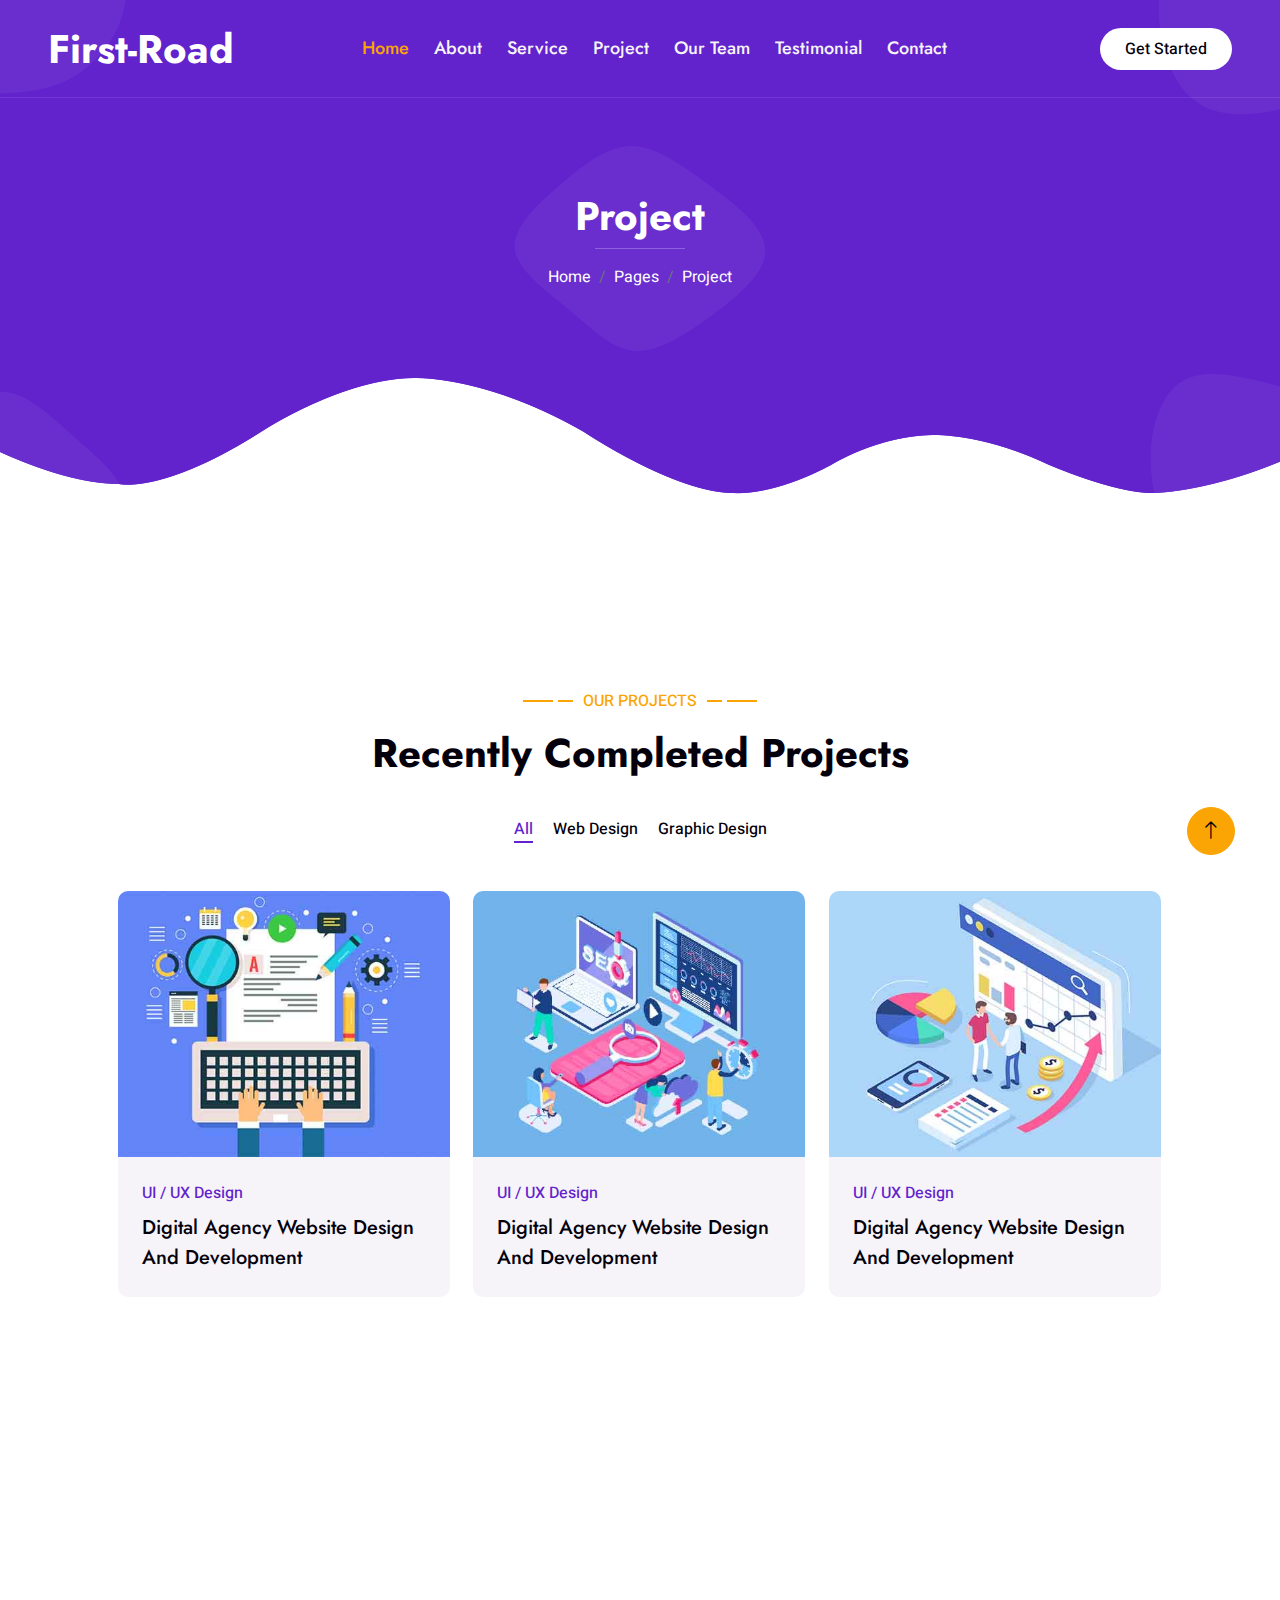
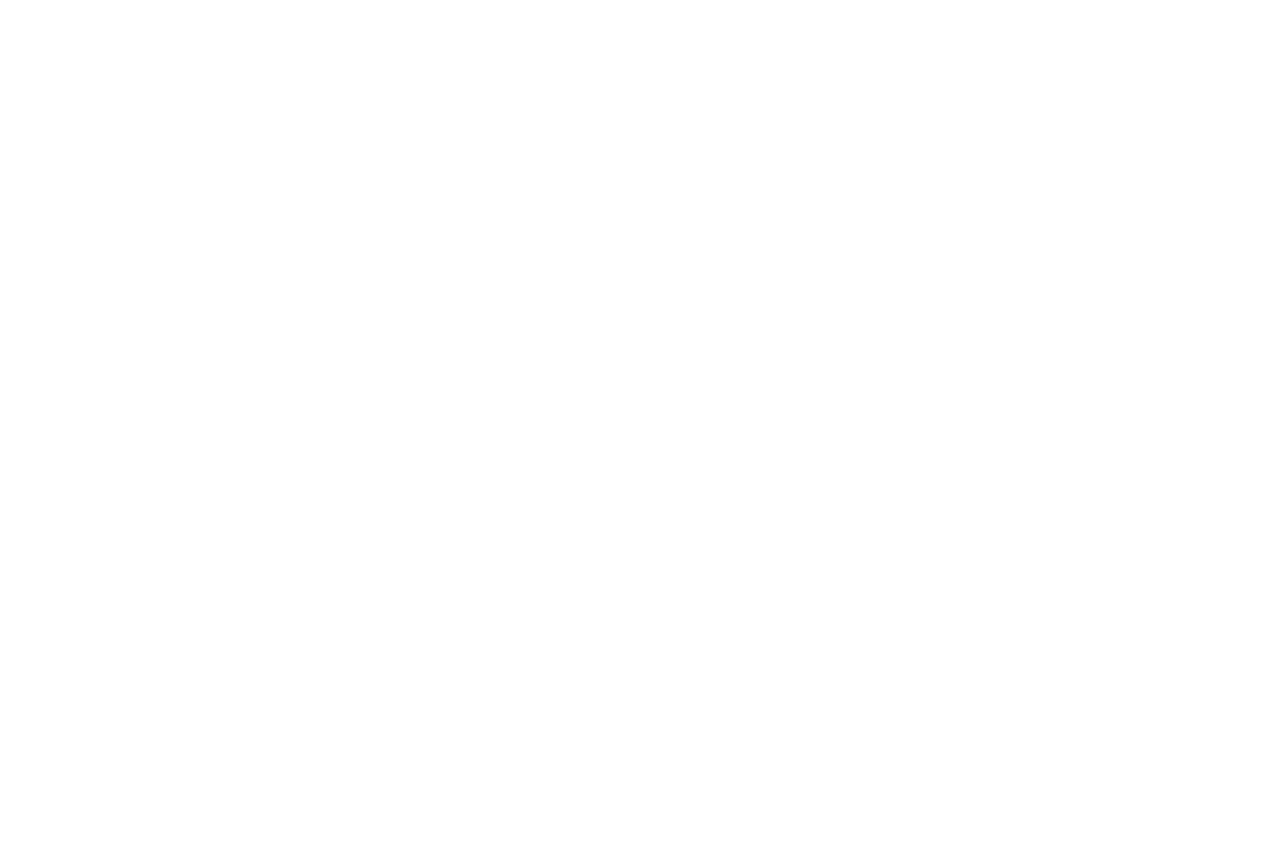
<file: project.html>
<!DOCTYPE html>
<html lang="en">

<head>
    <meta charset="utf-8">
    <title>First-Road</title>
    <meta content="width=device-width, initial-scale=1.0" name="viewport">
    <meta content="" name="keywords">
    <meta content="" name="description">

    <!-- Favicon -->
    <link href="img/User.png" rel="icon">

    <!-- Google Web Fonts -->
    <link rel="preconnect" href="https://fonts.googleapis.com">
    <link rel="preconnect" href="https://fonts.gstatic.com" crossorigin>
    <link href="https://fonts.googleapis.com/css2?family=Heebo:wght@400;500&family=Jost:wght@500;600;700&display=swap" rel="stylesheet"> 

    <!-- Icon Font Stylesheet -->
    <link href="https://cdnjs.cloudflare.com/ajax/libs/font-awesome/5.10.0/css/all.min.css" rel="stylesheet">
    <link href="https://cdn.jsdelivr.net/npm/bootstrap-icons@1.4.1/font/bootstrap-icons.css" rel="stylesheet">

    <!-- Libraries Stylesheet -->
    <link href="lib/animate/animate.min.css" rel="stylesheet">
    <link href="lib/owlcarousel/assets/owl.carousel.min.css" rel="stylesheet">
    <link href="lib/lightbox/css/lightbox.min.css" rel="stylesheet">

    <!-- Customized Bootstrap Stylesheet -->
    <link href="css/bootstrap.min.css" rel="stylesheet">

    <!-- Template Stylesheet -->
    <link href="css/style.css" rel="stylesheet">
</head>

<body>
    <div class="container-xxl bg-white p-0">
        <!-- Spinner Start -->
        <div id="spinner" class="show bg-white position-fixed translate-middle w-100 vh-100 top-50 start-50 d-flex align-items-center justify-content-center">
            <div class="spinner-grow text-primary" style="width: 3rem; height: 3rem;" role="status">
                <span class="sr-only">Loading...</span>
            </div>
        </div>
        <!-- Spinner End -->


        <!-- Navbar & Hero Start -->
        <div class="container-xxl position-relative p-0">
            <nav class="navbar navbar-expand-lg navbar-light px-4 px-lg-5 py-3 py-lg-0">
                <a href="" class="navbar-brand p-0">
                    <h1 class="m-0">First-Road</h1>
                    <!-- <img src="img/logo.png" alt="Logo"> -->
                </a>
                <button class="navbar-toggler" type="button" data-bs-toggle="collapse" data-bs-target="#navbarCollapse">
                    <span class="fa fa-bars"></span>
                </button>
                <div class="collapse navbar-collapse" id="navbarCollapse">
                    <div class="navbar-nav mx-auto py-0">
                        <a href="index.html" class="nav-item nav-link active">Home</a>
                        <a href="about.html" class="nav-item nav-link">About</a>
                        <a href="service.html" class="nav-item nav-link">Service</a>
                        <a href="project.html" class="nav-item nav-link">Project</a>
                        <a href="team.html" class="nav-item nav-link">Our Team</a>
                        <a href="testimonial.html" class="nav-item nav-link">Testimonial</a>
                        <a href="contact.html" class="nav-item nav-link">Contact</a>
                    </div>
                    <a href="login.html" class="btn rounded-pill py-2 px-4 ms-3 d-none d-lg-block">Get Started</a>
                </div>
            </nav>

            <div class="container-xxl py-5 bg-primary hero-header">
                <div class="container my-5 py-5 px-lg-5">
                    <div class="row g-5 py-5">
                        <div class="col-12 text-center">
                            <h1 class="text-white animated slideInDown">Project</h1>
                            <hr class="bg-white mx-auto mt-0" style="width: 90px;">
                            <nav aria-label="breadcrumb">
                                <ol class="breadcrumb justify-content-center">
                                    <li class="breadcrumb-item"><a class="text-white" href="index.html">Home</a></li>
                                    <li class="breadcrumb-item"><a class="text-white" href="#">Pages</a></li>
                                    <li class="breadcrumb-item text-white active" aria-current="page">Project</li>
                                </ol>
                            </nav>
                        </div>
                    </div>
                </div>
            </div>
        </div>
        <!-- Navbar & Hero End -->


        <!-- Projects Start -->
        <div class="container-xxl py-5">
            <div class="container py-5 px-lg-5">
                <div class="wow fadeInUp" data-wow-delay="0.1s">
                    <p class="section-title text-secondary justify-content-center"><span></span>Our Projects<span></span></p>
                    <h1 class="text-center mb-5">Recently Completed Projects</h1>
                </div>
                <div class="row mt-n2 wow fadeInUp" data-wow-delay="0.3s">
                    <div class="col-12 text-center">
                        <ul class="list-inline mb-5" id="portfolio-flters">
                            <li class="mx-2 active" data-filter="*">All</li>
                            <li class="mx-2" data-filter=".first">Web Design</li>
                            <li class="mx-2" data-filter=".second">Graphic Design</li>
                        </ul>
                    </div>
                </div>
                <div class="row g-4 portfolio-container">
                    <div class="col-lg-4 col-md-6 portfolio-item first wow fadeInUp" data-wow-delay="0.1s">
                        <div class="rounded overflow-hidden">
                            <div class="position-relative overflow-hidden">
                                <img class="img-fluid w-100" src="img/portfolio-1.jpg" alt="">
                                <div class="portfolio-overlay">
                                    <a class="btn btn-square btn-outline-light mx-1" href="img/portfolio-1.jpg" data-lightbox="portfolio"><i class="fa fa-eye"></i></a>
                                    <a class="btn btn-square btn-outline-light mx-1" href=""><i class="fa fa-link"></i></a>
                                </div>
                            </div>
                            <div class="bg-light p-4">
                                <p class="text-primary fw-medium mb-2">UI / UX Design</p>
                                <h5 class="lh-base mb-0">Digital Agency Website Design And Development</a>
                            </div>
                        </div>
                    </div>
                    <div class="col-lg-4 col-md-6 portfolio-item second wow fadeInUp" data-wow-delay="0.3s">
                        <div class="rounded overflow-hidden">
                            <div class="position-relative overflow-hidden">
                                <img class="img-fluid w-100" src="img/portfolio-2.jpg" alt="">
                                <div class="portfolio-overlay">
                                    <a class="btn btn-square btn-outline-light mx-1" href="img/portfolio-2.jpg" data-lightbox="portfolio"><i class="fa fa-eye"></i></a>
                                    <a class="btn btn-square btn-outline-light mx-1" href=""><i class="fa fa-link"></i></a>
                                </div>
                            </div>
                            <div class="bg-light p-4">
                                <p class="text-primary fw-medium mb-2">UI / UX Design</p>
                                <h5 class="lh-base mb-0">Digital Agency Website Design And Development</a>
                            </div>
                        </div>
                    </div>
                    <div class="col-lg-4 col-md-6 portfolio-item first wow fadeInUp" data-wow-delay="0.5s">
                        <div class="rounded overflow-hidden">
                            <div class="position-relative overflow-hidden">
                                <img class="img-fluid w-100" src="img/portfolio-3.jpg" alt="">
                                <div class="portfolio-overlay">
                                    <a class="btn btn-square btn-outline-light mx-1" href="img/portfolio-3.jpg" data-lightbox="portfolio"><i class="fa fa-eye"></i></a>
                                    <a class="btn btn-square btn-outline-light mx-1" href=""><i class="fa fa-link"></i></a>
                                </div>
                            </div>
                            <div class="bg-light p-4">
                                <p class="text-primary fw-medium mb-2">UI / UX Design</p>
                                <h5 class="lh-base mb-0">Digital Agency Website Design And Development</a>
                            </div>
                        </div>
                    </div>
                    <div class="col-lg-4 col-md-6 portfolio-item second wow fadeInUp" data-wow-delay="0.1s">
                        <div class="rounded overflow-hidden">
                            <div class="position-relative overflow-hidden">
                                <img class="img-fluid w-100" src="img/portfolio-4.jpg" alt="">
                                <div class="portfolio-overlay">
                                    <a class="btn btn-square btn-outline-light mx-1" href="img/portfolio-4.jpg" data-lightbox="portfolio"><i class="fa fa-eye"></i></a>
                                    <a class="btn btn-square btn-outline-light mx-1" href=""><i class="fa fa-link"></i></a>
                                </div>
                            </div>
                            <div class="bg-light p-4">
                                <p class="text-primary fw-medium mb-2">UI / UX Design</p>
                                <h5 class="lh-base mb-0">Digital Agency Website Design And Development</a>
                            </div>
                        </div>
                    </div>
                    <div class="col-lg-4 col-md-6 portfolio-item first wow fadeInUp" data-wow-delay="0.3s">
                        <div class="rounded overflow-hidden">
                            <div class="position-relative overflow-hidden">
                                <img class="img-fluid w-100" src="img/portfolio-5.jpg" alt="">
                                <div class="portfolio-overlay">
                                    <a class="btn btn-square btn-outline-light mx-1" href="img/portfolio-5.jpg" data-lightbox="portfolio"><i class="fa fa-eye"></i></a>
                                    <a class="btn btn-square btn-outline-light mx-1" href=""><i class="fa fa-link"></i></a>
                                </div>
                            </div>
                            <div class="bg-light p-4">
                                <p class="text-primary fw-medium mb-2">UI / UX Design</p>
                                <h5 class="lh-base mb-0">Digital Agency Website Design And Development</a>
                            </div>
                        </div>
                    </div>
                    <div class="col-lg-4 col-md-6 portfolio-item second wow fadeInUp" data-wow-delay="0.5s">
                        <div class="rounded overflow-hidden">
                            <div class="position-relative overflow-hidden">
                                <img class="img-fluid w-100" src="img/portfolio-6.jpg" alt="">
                                <div class="portfolio-overlay">
                                    <a class="btn btn-square btn-outline-light mx-1" href="img/portfolio-6.jpg" data-lightbox="portfolio"><i class="fa fa-eye"></i></a>
                                    <a class="btn btn-square btn-outline-light mx-1" href=""><i class="fa fa-link"></i></a>
                                </div>
                            </div>
                            <div class="bg-light p-4">
                                <p class="text-primary fw-medium mb-2">UI / UX Design</p>
                                <h5 class="lh-base mb-0">Digital Agency Website Design And Development</a>
                            </div>
                        </div>
                    </div>
                </div>
            </div>
        </div>
        <!-- Projects End -->
        

        <!-- Footer Start -->
        <div class="container-fluid bg-primary text-light footer wow fadeIn" data-wow-delay="0.1s">
            <div class="container py-5 px-lg-5">
                <div class="row g-5">
                    <div class="col-md-6 col-lg-3">
                        <p class="section-title text-white h5 mb-4">Address<span></span></p>
                        <p><i class="fa fa-map-marker-alt me-3"></i>Jordan, Aqaba</p>
                        <p><i class="fa fa-phone-alt me-3"></i>+962 7777 12345</p>
                        <p><i class="fa fa-envelope me-3"></i>First-Road@example.com</p>
                        <div class="d-flex pt-2">
                            <a class="btn btn-outline-light btn-social" href=""><i class="fab fa-twitter"></i></a>
                            <a class="btn btn-outline-light btn-social" href=""><i class="fab fa-facebook-f"></i></a>
                            <a class="btn btn-outline-light btn-social" href=""><i class="fab fa-instagram"></i></a>
                            <a class="btn btn-outline-light btn-social" href=""><i class="fab fa-linkedin-in"></i></a>
                        </div>
                    </div>
                    <div class="col-md-6 col-lg-3">
                        <p class="section-title text-white h5 mb-4">Quick Link<span></span></p>
                        <a class="btn btn-link" href="">About Us</a>
                        <a class="btn btn-link" href="">Contact Us</a>
                        <a class="btn btn-link" href="">Privacy Policy</a>
                        <a class="btn btn-link" href="">Terms & Condition</a>
                        <a class="btn btn-link" href="">Career</a>
                    </div>
                    <div class="col-md-6 col-lg-3">
                        <p class="section-title text-white h5 mb-4">Gallery<span></span></p>
                        <div class="row g-2">
                            <div class="col-4">
                                <img class="img-fluid" src="img/portfolio-1.jpg" alt="Image">
                            </div>
                            <div class="col-4">
                                <img class="img-fluid" src="img/portfolio-2.jpg" alt="Image">
                            </div>
                            <div class="col-4">
                                <img class="img-fluid" src="img/portfolio-3.jpg" alt="Image">
                            </div>
                            <div class="col-4">
                                <img class="img-fluid" src="img/portfolio-4.jpg" alt="Image">
                            </div>
                            <div class="col-4">
                                <img class="img-fluid" src="img/portfolio-5.jpg" alt="Image">
                            </div>
                            <div class="col-4">
                                <img class="img-fluid" src="img/portfolio-6.jpg" alt="Image">
                            </div>
                        </div>
                    </div>
                    <div class="col-md-6 col-lg-3">
                        <p class="section-title text-white h5 mb-4">Newsletter<span></span></p>
                        <p>Lorem ipsum dolor sit amet elit. Phasellus nec pretium mi. Curabitur facilisis ornare velit non vulpu</p>
                        <div class="position-relative w-100 mt-3">
                            <input class="form-control border-0 rounded-pill w-100 ps-4 pe-5" type="text" placeholder="Your Email" style="height: 48px;">
                            <button type="button" class="btn shadow-none position-absolute top-0 end-0 mt-1 me-2"><i class="fa fa-paper-plane text-primary fs-4"></i></button>
                        </div>
                    </div>
                </div>
            </div>
            <div class="container px-lg-5">
                <div class="copyright">
                    <div class="row">
                        <div class="col-md-6 text-center text-md-start mb-3 mb-md-0">
                            &copy; <a class="border-bottom" href="#">First-Road</a>, All Right Reserved. 
                        </div>
                        <div class="col-md-6 text-center text-md-end">
                            <div class="footer-menu">
                                <a href="#">Home</a>
                                <a href="#">Cookies</a>
                                <a href="#">Help</a>
                                <a href="#">FQAs</a>
                            </div>
                        </div>
                    </div>
                </div>
            </div>
        </div>
        <!-- Footer End -->


        <!-- Back to Top -->
        <a href="#" class="btn btn-lg btn-secondary btn-lg-square back-to-top"><i class="bi bi-arrow-up"></i></a>
    </div>

    <!-- JavaScript Libraries -->
    <script src="https://code.jquery.com/jquery-3.4.1.min.js"></script>
    <script src="https://cdn.jsdelivr.net/npm/bootstrap@5.0.0/dist/js/bootstrap.bundle.min.js"></script>
    <script src="lib/wow/wow.min.js"></script>
    <script src="lib/easing/easing.min.js"></script>
    <script src="lib/waypoints/waypoints.min.js"></script>
    <script src="lib/counterup/counterup.min.js"></script>
    <script src="lib/owlcarousel/owl.carousel.min.js"></script>
    <script src="lib/isotope/isotope.pkgd.min.js"></script>
    <script src="lib/lightbox/js/lightbox.min.js"></script>

    <!-- Template Javascript -->
    <script src="js/main.js"></script>
</body>

</html>
</file>
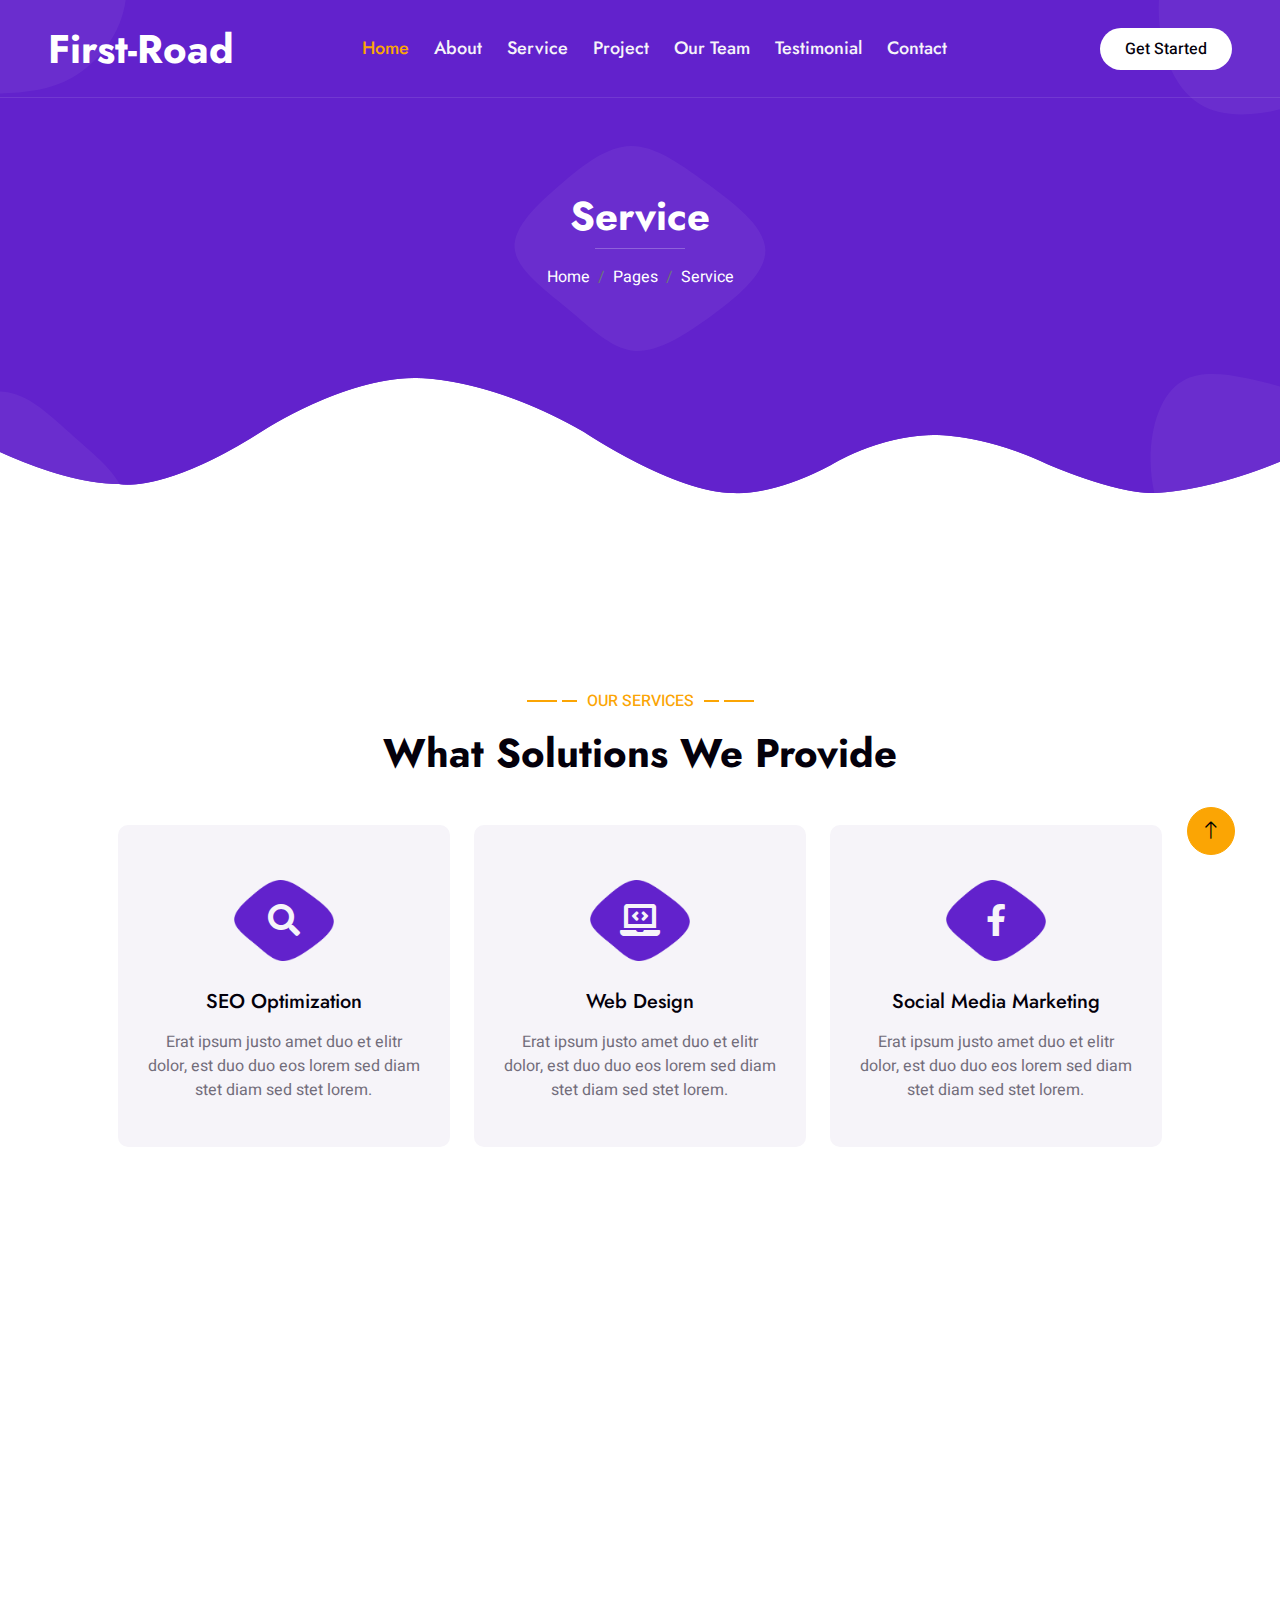
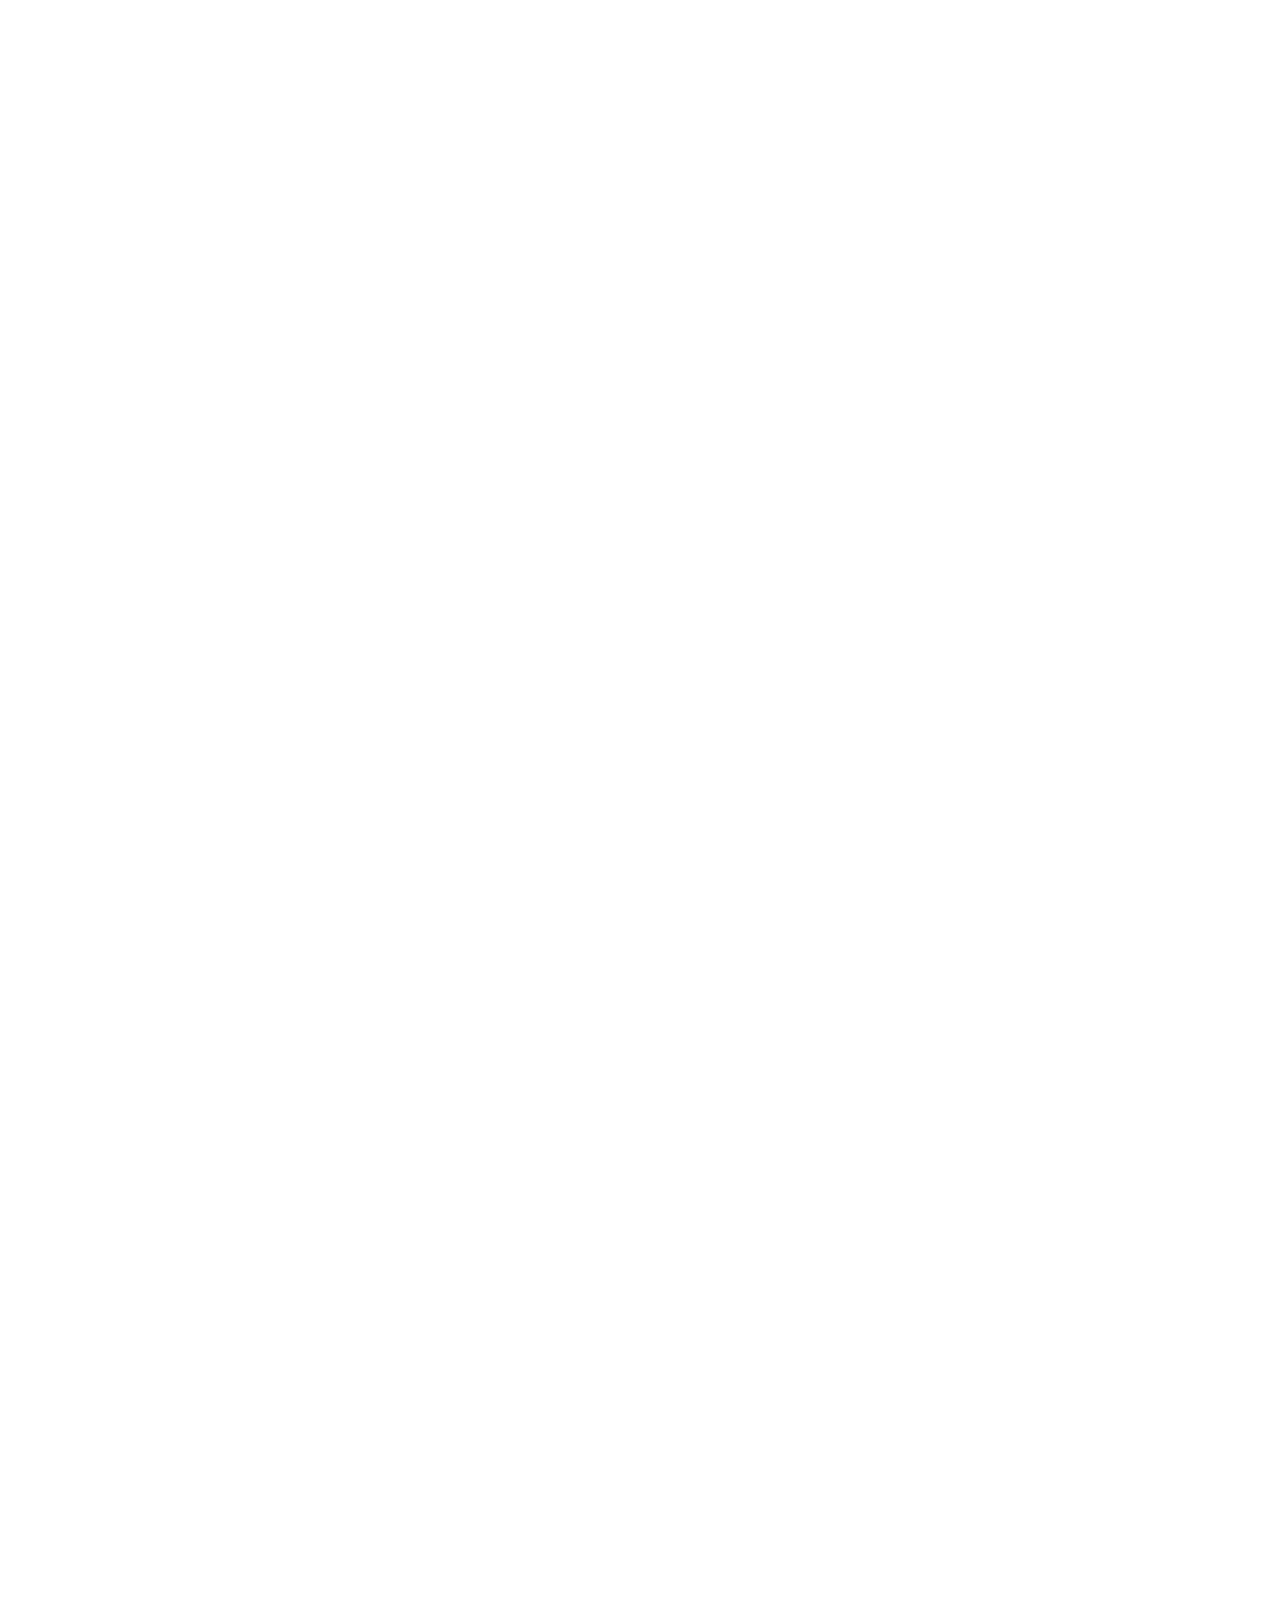
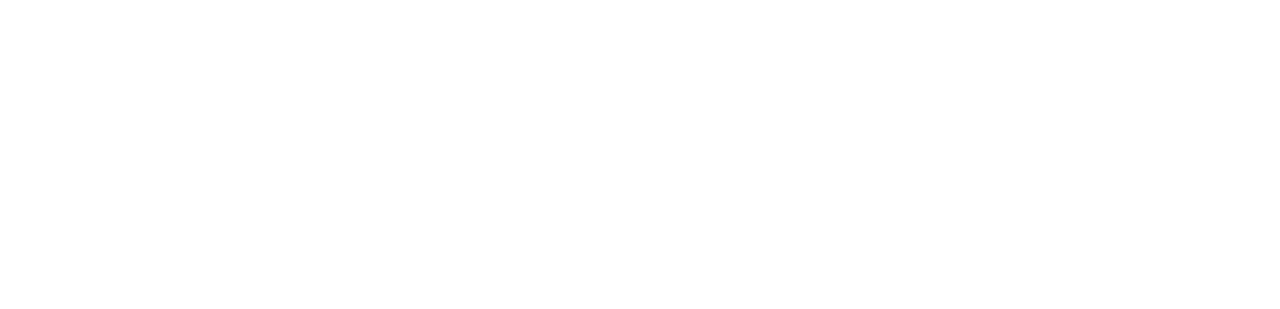
<file: service.html>
<!DOCTYPE html>
<html lang="en">

<head>
    <meta charset="utf-8">
    <title>First-Road</title>
    <meta content="width=device-width, initial-scale=1.0" name="viewport">
    <meta content="" name="keywords">
    <meta content="" name="description">

    <!-- Favicon -->
    <link href="img/User.png" rel="icon">

    <!-- Google Web Fonts -->
    <link rel="preconnect" href="https://fonts.googleapis.com">
    <link rel="preconnect" href="https://fonts.gstatic.com" crossorigin>
    <link href="https://fonts.googleapis.com/css2?family=Heebo:wght@400;500&family=Jost:wght@500;600;700&display=swap" rel="stylesheet"> 

    <!-- Icon Font Stylesheet -->
    <link href="https://cdnjs.cloudflare.com/ajax/libs/font-awesome/5.10.0/css/all.min.css" rel="stylesheet">
    <link href="https://cdn.jsdelivr.net/npm/bootstrap-icons@1.4.1/font/bootstrap-icons.css" rel="stylesheet">

    <!-- Libraries Stylesheet -->
    <link href="lib/animate/animate.min.css" rel="stylesheet">
    <link href="lib/owlcarousel/assets/owl.carousel.min.css" rel="stylesheet">
    <link href="lib/lightbox/css/lightbox.min.css" rel="stylesheet">

    <!-- Customized Bootstrap Stylesheet -->
    <link href="css/bootstrap.min.css" rel="stylesheet">

    <!-- Template Stylesheet -->
    <link href="css/style.css" rel="stylesheet">
</head>

<body>
    <div class="container-xxl bg-white p-0">
        <!-- Spinner Start -->
        <div id="spinner" class="show bg-white position-fixed translate-middle w-100 vh-100 top-50 start-50 d-flex align-items-center justify-content-center">
            <div class="spinner-grow text-primary" style="width: 3rem; height: 3rem;" role="status">
                <span class="sr-only">Loading...</span>
            </div>
        </div>
        <!-- Spinner End -->


        <!-- Navbar & Hero Start -->
        <div class="container-xxl position-relative p-0">
            <nav class="navbar navbar-expand-lg navbar-light px-4 px-lg-5 py-3 py-lg-0">
                <a href="" class="navbar-brand p-0">
                    <h1 class="m-0">First-Road</h1>
                    <!-- <img src="img/logo.png" alt="Logo"> -->
                </a>
                <button class="navbar-toggler" type="button" data-bs-toggle="collapse" data-bs-target="#navbarCollapse">
                    <span class="fa fa-bars"></span>
                </button>
                <div class="collapse navbar-collapse" id="navbarCollapse">
                    <div class="navbar-nav mx-auto py-0">
                        <a href="index.html" class="nav-item nav-link active">Home</a>
                        <a href="about.html" class="nav-item nav-link">About</a>
                        <a href="service.html" class="nav-item nav-link">Service</a>
                        <a href="project.html" class="nav-item nav-link">Project</a>
                        <a href="team.html" class="nav-item nav-link">Our Team</a>
                        <a href="testimonial.html" class="nav-item nav-link">Testimonial</a>
                        <a href="contact.html" class="nav-item nav-link">Contact</a>
                    </div>
                    <a href="login.html" class="btn rounded-pill py-2 px-4 ms-3 d-none d-lg-block">Get Started</a>
                </div>
            </nav>

            <div class="container-xxl py-5 bg-primary hero-header">
                <div class="container my-5 py-5 px-lg-5">
                    <div class="row g-5 py-5">
                        <div class="col-12 text-center">
                            <h1 class="text-white animated slideInDown">Service</h1>
                            <hr class="bg-white mx-auto mt-0" style="width: 90px;">
                            <nav aria-label="breadcrumb">
                                <ol class="breadcrumb justify-content-center">
                                    <li class="breadcrumb-item"><a class="text-white" href="index.html">Home</a></li>
                                    <li class="breadcrumb-item"><a class="text-white" href="#">Pages</a></li>
                                    <li class="breadcrumb-item text-white active" aria-current="page">Service</li>
                                </ol>
                            </nav>
                        </div>
                    </div>
                </div>
            </div>
        </div>
        <!-- Navbar & Hero End -->


        <!-- Service Start -->
        <div class="container-xxl py-5">
            <div class="container py-5 px-lg-5">
                <div class="wow fadeInUp" data-wow-delay="0.1s">
                    <p class="section-title text-secondary justify-content-center"><span></span>Our Services<span></span></p>
                    <h1 class="text-center mb-5">What Solutions We Provide</h1>
                </div>
                <div class="row g-4">
                    <div class="col-lg-4 col-md-6 wow fadeInUp" data-wow-delay="0.1s">
                        <div class="service-item d-flex flex-column text-center rounded">
                            <div class="service-icon flex-shrink-0">
                                <i class="fa fa-search fa-2x"></i>
                            </div>
                            <h5 class="mb-3">SEO Optimization</h5>
                            <p class="m-0">Erat ipsum justo amet duo et elitr dolor, est duo duo eos lorem sed diam stet diam sed stet lorem.</p>
                            <a class="btn btn-square" href=""><i class="fa fa-arrow-right"></i></a>
                        </div>
                    </div>
                    <div class="col-lg-4 col-md-6 wow fadeInUp" data-wow-delay="0.3s">
                        <div class="service-item d-flex flex-column text-center rounded">
                            <div class="service-icon flex-shrink-0">
                                <i class="fa fa-laptop-code fa-2x"></i>
                            </div>
                            <h5 class="mb-3">Web Design</h5>
                            <p class="m-0">Erat ipsum justo amet duo et elitr dolor, est duo duo eos lorem sed diam stet diam sed stet lorem.</p>
                            <a class="btn btn-square" href=""><i class="fa fa-arrow-right"></i></a>
                        </div>
                    </div>
                    <div class="col-lg-4 col-md-6 wow fadeInUp" data-wow-delay="0.5s">
                        <div class="service-item d-flex flex-column text-center rounded">
                            <div class="service-icon flex-shrink-0">
                                <i class="fab fa-facebook-f fa-2x"></i>
                            </div>
                            <h5 class="mb-3">Social Media Marketing</h5>
                            <p class="m-0">Erat ipsum justo amet duo et elitr dolor, est duo duo eos lorem sed diam stet diam sed stet lorem.</p>
                            <a class="btn btn-square" href=""><i class="fa fa-arrow-right"></i></a>
                        </div>
                    </div>
                    <div class="col-lg-4 col-md-6 wow fadeInUp" data-wow-delay="0.1s">
                        <div class="service-item d-flex flex-column text-center rounded">
                            <div class="service-icon flex-shrink-0">
                                <i class="fa fa-mail-bulk fa-2x"></i>
                            </div>
                            <h5 class="mb-3">Email Marketing</h5>
                            <p class="m-0">Erat ipsum justo amet duo et elitr dolor, est duo duo eos lorem sed diam stet diam sed stet lorem.</p>
                            <a class="btn btn-square" href=""><i class="fa fa-arrow-right"></i></a>
                        </div>
                    </div>
                    <div class="col-lg-4 col-md-6 wow fadeInUp" data-wow-delay="0.3s">
                        <div class="service-item d-flex flex-column text-center rounded">
                            <div class="service-icon flex-shrink-0">
                                <i class="fa fa-thumbs-up fa-2x"></i>
                            </div>
                            <h5 class="mb-3">PPC Advertising</h5>
                            <p class="m-0">Erat ipsum justo amet duo et elitr dolor, est duo duo eos lorem sed diam stet diam sed stet lorem.</p>
                            <a class="btn btn-square" href=""><i class="fa fa-arrow-right"></i></a>
                        </div>
                    </div>
                    <div class="col-lg-4 col-md-6 wow fadeInUp" data-wow-delay="0.5s">
                        <div class="service-item d-flex flex-column text-center rounded">
                            <div class="service-icon flex-shrink-0">
                                <i class="fab fa-android fa-2x"></i>
                            </div>
                            <h5 class="mb-3">App Development</h5>
                            <p class="m-0">Erat ipsum justo amet duo et elitr dolor, est duo duo eos lorem sed diam stet diam sed stet lorem.</p>
                            <a class="btn btn-square" href=""><i class="fa fa-arrow-right"></i></a>
                        </div>
                    </div>
                </div>
            </div>
        </div>
        <!-- Service End -->


        <!-- Newsletter Start -->
        <div class="container-xxl bg-primary newsletter py-5 wow fadeInUp" data-wow-delay="0.1s">
            <div class="container py-5 px-lg-5">
                <div class="row justify-content-center">
                    <div class="col-lg-7 text-center">
                        <p class="section-title text-white justify-content-center"><span></span>Newsletter<span></span></p>
                        <h1 class="text-center text-white mb-4">Stay Always In Touch</h1>
                        <p class="text-white mb-4">Diam dolor diam ipsum et tempor sit. Aliqu diam amet diam et eos labore. Clita erat ipsum et lorem et sit sed stet lorem sit clita duo justo</p>
                        <div class="position-relative w-100 mt-3">
                            <input class="form-control border-0 rounded-pill w-100 ps-4 pe-5" type="text" placeholder="Enter Your Email" style="height: 48px;">
                            <button type="button" class="btn shadow-none position-absolute top-0 end-0 mt-1 me-2"><i class="fa fa-paper-plane text-primary fs-4"></i></button>
                        </div>
                    </div>
                </div>
            </div>
        </div>
        <!-- Newsletter End -->


        <!-- Testimonial Start -->
        <div class="container-xxl py-5 wow fadeInUp" data-wow-delay="0.1s">
            <div class="container py-5 px-lg-5">
                <p class="section-title text-secondary justify-content-center"><span></span>Testimonial<span></span></p>
                <h1 class="text-center mb-5">What Say Our Clients!</h1>
                <div class="owl-carousel testimonial-carousel">
                    <div class="testimonial-item bg-light rounded my-4">
                        <p class="fs-5"><i class="fa fa-quote-left fa-4x text-primary mt-n4 me-3"></i>Diam dolor diam ipsum sit. Aliqu diam amet diam et eos. Clita erat ipsum et lorem et sit sed stet lorem sit clita duo justo.</p>
                        <div class="d-flex align-items-center">
                            <img class="img-fluid flex-shrink-0 rounded-circle" src="img/User.png" style="width: 65px; height: 65px;">
                            <div class="ps-4">
                                <h5 class="mb-1">Client Name</h5>
                                <span>Profession</span>
                            </div>
                        </div>
                    </div>
                    <div class="testimonial-item bg-light rounded my-4">
                        <p class="fs-5"><i class="fa fa-quote-left fa-4x text-primary mt-n4 me-3"></i>Diam dolor diam ipsum sit. Aliqu diam amet diam et eos. Clita erat ipsum et lorem et sit sed stet lorem sit clita duo justo.</p>
                        <div class="d-flex align-items-center">
                            <img class="img-fluid flex-shrink-0 rounded-circle" src="img/User.png" style="width: 65px; height: 65px;">
                            <div class="ps-4">
                                <h5 class="mb-1">Client Name</h5>
                                <span>Profession</span>
                            </div>
                        </div>
                    </div>
                    <div class="testimonial-item bg-light rounded my-4">
                        <p class="fs-5"><i class="fa fa-quote-left fa-4x text-primary mt-n4 me-3"></i>Diam dolor diam ipsum sit. Aliqu diam amet diam et eos. Clita erat ipsum et lorem et sit sed stet lorem sit clita duo justo.</p>
                        <div class="d-flex align-items-center">
                            <img class="img-fluid flex-shrink-0 rounded-circle" src="img/User.png" style="width: 65px; height: 65px;">
                            <div class="ps-4">
                                <h5 class="mb-1">Client Name</h5>
                                <span>Profession</span>
                            </div>
                        </div>
                    </div>
                </div>
            </div>
        </div>
        <!-- Testimonial End -->
        

        <!-- Footer Start -->
        <div class="container-fluid bg-primary text-light footer wow fadeIn" data-wow-delay="0.1s">
            <div class="container py-5 px-lg-5">
                <div class="row g-5">
                    <div class="col-md-6 col-lg-3">
                        <p class="section-title text-white h5 mb-4">Address<span></span></p>
                        <p><i class="fa fa-map-marker-alt me-3"></i>Jordan, Aqaba</p>
                        <p><i class="fa fa-phone-alt me-3"></i>+962 7777 12345</p>
                        <p><i class="fa fa-envelope me-3"></i>First-Road@example.com</p>
                        <div class="d-flex pt-2">
                            <a class="btn btn-outline-light btn-social" href=""><i class="fab fa-twitter"></i></a>
                            <a class="btn btn-outline-light btn-social" href=""><i class="fab fa-facebook-f"></i></a>
                            <a class="btn btn-outline-light btn-social" href=""><i class="fab fa-instagram"></i></a>
                            <a class="btn btn-outline-light btn-social" href=""><i class="fab fa-linkedin-in"></i></a>
                        </div>
                    </div>
                    <div class="col-md-6 col-lg-3">
                        <p class="section-title text-white h5 mb-4">Quick Link<span></span></p>
                        <a class="btn btn-link" href="">About Us</a>
                        <a class="btn btn-link" href="">Contact Us</a>
                        <a class="btn btn-link" href="">Privacy Policy</a>
                        <a class="btn btn-link" href="">Terms & Condition</a>
                        <a class="btn btn-link" href="">Career</a>
                    </div>
                    <div class="col-md-6 col-lg-3">
                        <p class="section-title text-white h5 mb-4">Gallery<span></span></p>
                        <div class="row g-2">
                            <div class="col-4">
                                <img class="img-fluid" src="img/portfolio-1.jpg" alt="Image">
                            </div>
                            <div class="col-4">
                                <img class="img-fluid" src="img/portfolio-2.jpg" alt="Image">
                            </div>
                            <div class="col-4">
                                <img class="img-fluid" src="img/portfolio-3.jpg" alt="Image">
                            </div>
                            <div class="col-4">
                                <img class="img-fluid" src="img/portfolio-4.jpg" alt="Image">
                            </div>
                            <div class="col-4">
                                <img class="img-fluid" src="img/portfolio-5.jpg" alt="Image">
                            </div>
                            <div class="col-4">
                                <img class="img-fluid" src="img/portfolio-6.jpg" alt="Image">
                            </div>
                        </div>
                    </div>
                    <div class="col-md-6 col-lg-3">
                        <p class="section-title text-white h5 mb-4">Newsletter<span></span></p>
                        <p>Lorem ipsum dolor sit amet elit. Phasellus nec pretium mi. Curabitur facilisis ornare velit non vulpu</p>
                        <div class="position-relative w-100 mt-3">
                            <input class="form-control border-0 rounded-pill w-100 ps-4 pe-5" type="text" placeholder="Your Email" style="height: 48px;">
                            <button type="button" class="btn shadow-none position-absolute top-0 end-0 mt-1 me-2"><i class="fa fa-paper-plane text-primary fs-4"></i></button>
                        </div>
                    </div>
                </div>
            </div>
            <div class="container px-lg-5">
                <div class="copyright">
                    <div class="row">
                        <div class="col-md-6 text-center text-md-start mb-3 mb-md-0">
                            &copy; <a class="border-bottom" href="#">First-Road</a>, All Right Reserved. 
                        </div>
                        <div class="col-md-6 text-center text-md-end">
                            <div class="footer-menu">
                                <a href="#">Home</a>
                                <a href="#">Cookies</a>
                                <a href="#">Help</a>
                                <a href="#">FQAs</a>
                            </div>
                        </div>
                    </div>
                </div>
            </div>
        </div>
        <!-- Footer End -->


        <!-- Back to Top -->
        <a href="#" class="btn btn-lg btn-secondary btn-lg-square back-to-top"><i class="bi bi-arrow-up"></i></a>
    </div>

    <!-- JavaScript Libraries -->
    <script src="https://code.jquery.com/jquery-3.4.1.min.js"></script>
    <script src="https://cdn.jsdelivr.net/npm/bootstrap@5.0.0/dist/js/bootstrap.bundle.min.js"></script>
    <script src="lib/wow/wow.min.js"></script>
    <script src="lib/easing/easing.min.js"></script>
    <script src="lib/waypoints/waypoints.min.js"></script>
    <script src="lib/counterup/counterup.min.js"></script>
    <script src="lib/owlcarousel/owl.carousel.min.js"></script>
    <script src="lib/isotope/isotope.pkgd.min.js"></script>
    <script src="lib/lightbox/js/lightbox.min.js"></script>

    <!-- Template Javascript -->
    <script src="js/main.js"></script>
</body>

</html>
</file>
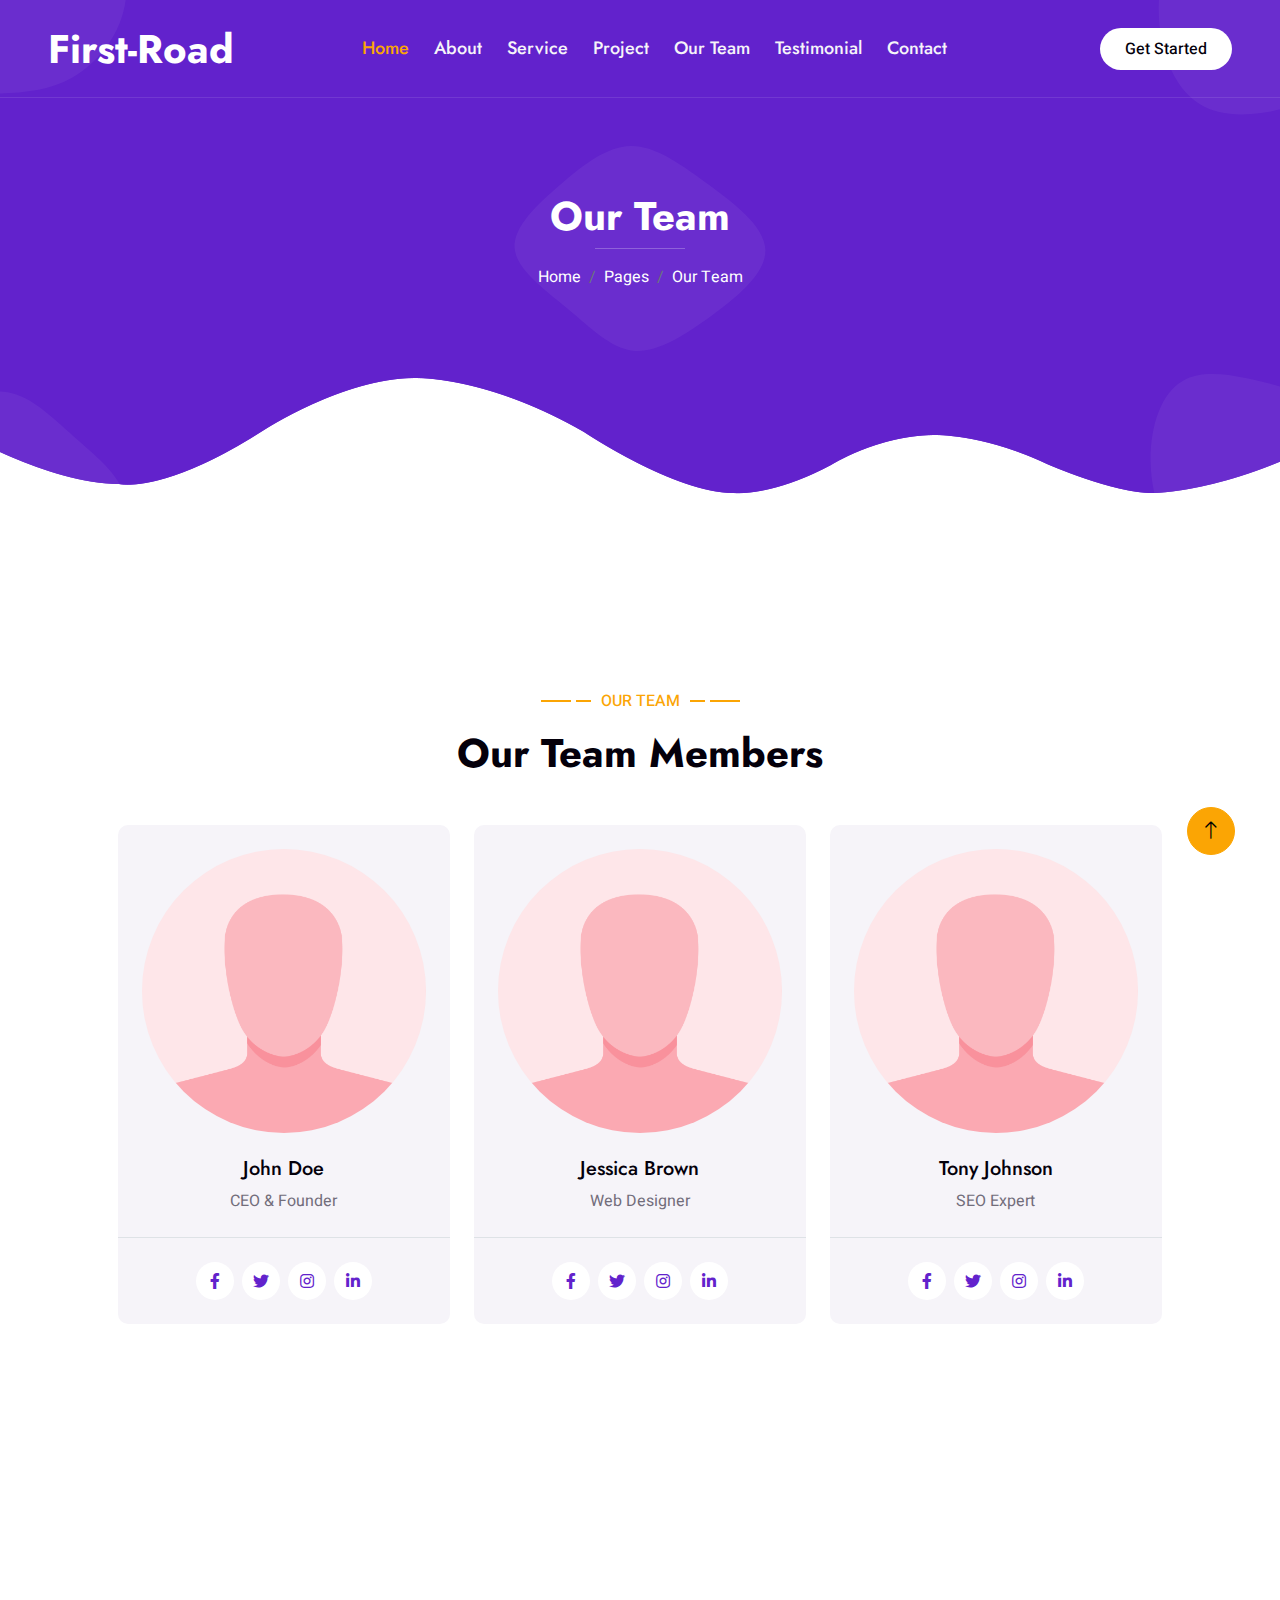
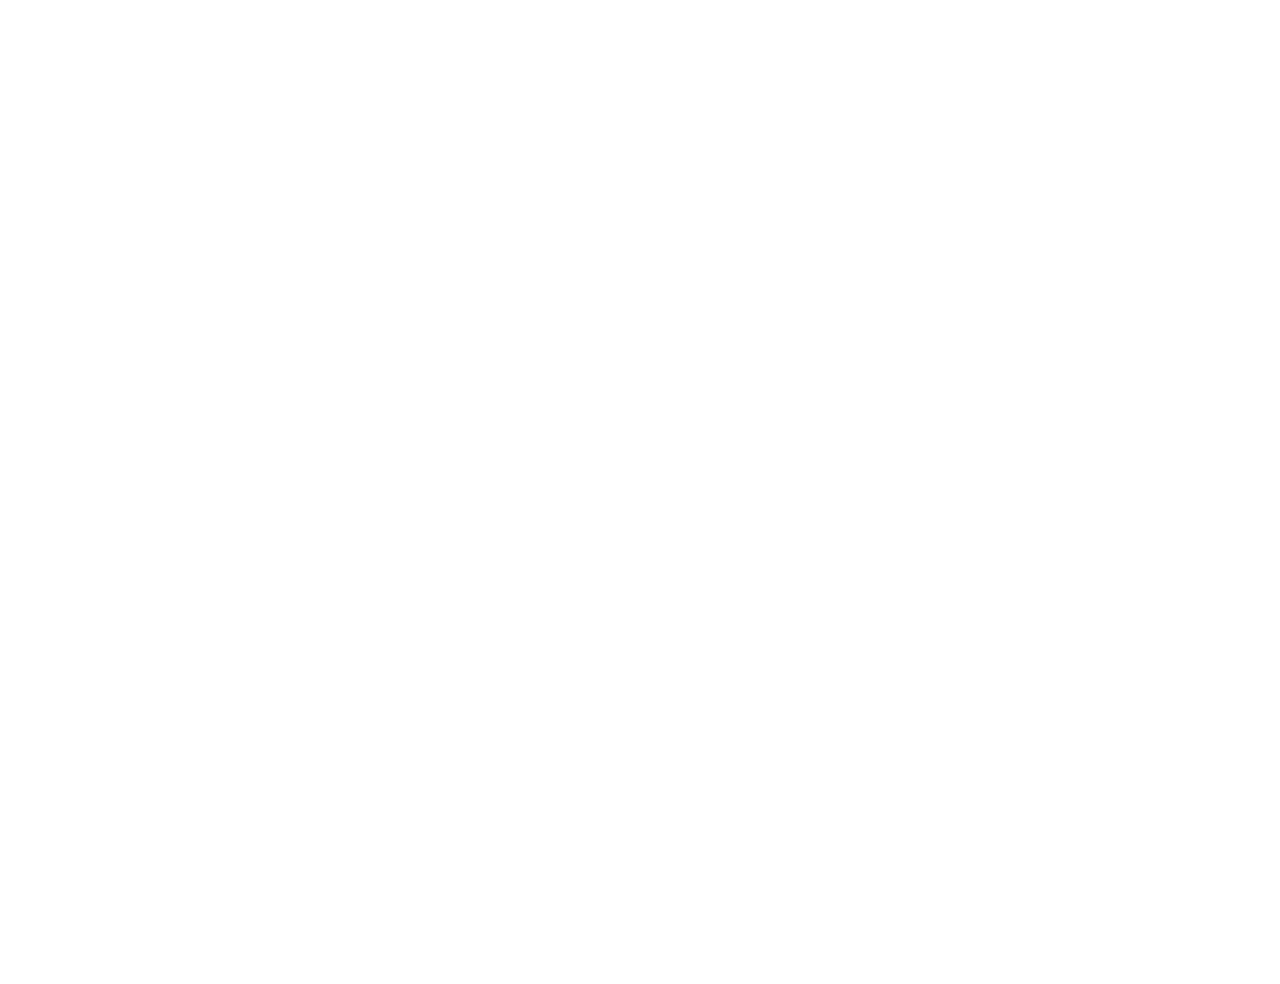
<file: team.html>
<!DOCTYPE html>
<html lang="en">

<head>
    <meta charset="utf-8">
    <title>First-Road</title>
    <meta content="width=device-width, initial-scale=1.0" name="viewport">
    <meta content="" name="keywords">
    <meta content="" name="description">

    <!-- Favicon -->
    <link href="img/User.png" rel="icon">

    <!-- Google Web Fonts -->
    <link rel="preconnect" href="https://fonts.googleapis.com">
    <link rel="preconnect" href="https://fonts.gstatic.com" crossorigin>
    <link href="https://fonts.googleapis.com/css2?family=Heebo:wght@400;500&family=Jost:wght@500;600;700&display=swap" rel="stylesheet"> 

    <!-- Icon Font Stylesheet -->
    <link href="https://cdnjs.cloudflare.com/ajax/libs/font-awesome/5.10.0/css/all.min.css" rel="stylesheet">
    <link href="https://cdn.jsdelivr.net/npm/bootstrap-icons@1.4.1/font/bootstrap-icons.css" rel="stylesheet">

    <!-- Libraries Stylesheet -->
    <link href="lib/animate/animate.min.css" rel="stylesheet">
    <link href="lib/owlcarousel/assets/owl.carousel.min.css" rel="stylesheet">
    <link href="lib/lightbox/css/lightbox.min.css" rel="stylesheet">

    <!-- Customized Bootstrap Stylesheet -->
    <link href="css/bootstrap.min.css" rel="stylesheet">

    <!-- Template Stylesheet -->
    <link href="css/style.css" rel="stylesheet">
</head>

<body>
    <div class="container-xxl bg-white p-0">
        <!-- Spinner Start -->
        <div id="spinner" class="show bg-white position-fixed translate-middle w-100 vh-100 top-50 start-50 d-flex align-items-center justify-content-center">
            <div class="spinner-grow text-primary" style="width: 3rem; height: 3rem;" role="status">
                <span class="sr-only">Loading...</span>
            </div>
        </div>
        <!-- Spinner End -->


        <!-- Navbar & Hero Start -->
        <div class="container-xxl position-relative p-0">
            <nav class="navbar navbar-expand-lg navbar-light px-4 px-lg-5 py-3 py-lg-0">
                <a href="" class="navbar-brand p-0">
                    <h1 class="m-0">First-Road</h1>
                    <!-- <img src="img/logo.png" alt="Logo"> -->
                </a>
                <button class="navbar-toggler" type="button" data-bs-toggle="collapse" data-bs-target="#navbarCollapse">
                    <span class="fa fa-bars"></span>
                </button>
                <div class="collapse navbar-collapse" id="navbarCollapse">
                    <div class="navbar-nav mx-auto py-0">
                        <a href="index.html" class="nav-item nav-link active">Home</a>
                        <a href="about.html" class="nav-item nav-link">About</a>
                        <a href="service.html" class="nav-item nav-link">Service</a>
                        <a href="project.html" class="nav-item nav-link">Project</a>
                        <a href="team.html" class="nav-item nav-link">Our Team</a>
                        <a href="testimonial.html" class="nav-item nav-link">Testimonial</a>
                        <a href="contact.html" class="nav-item nav-link">Contact</a>
                    </div>
                    <a href="login.html" class="btn rounded-pill py-2 px-4 ms-3 d-none d-lg-block">Get Started</a>
                </div>
            </nav>

            <div class="container-xxl py-5 bg-primary hero-header">
                <div class="container my-5 py-5 px-lg-5">
                    <div class="row g-5 py-5">
                        <div class="col-12 text-center">
                            <h1 class="text-white animated slideInDown">Our Team</h1>
                            <hr class="bg-white mx-auto mt-0" style="width: 90px;">
                            <nav aria-label="breadcrumb">
                                <ol class="breadcrumb justify-content-center">
                                    <li class="breadcrumb-item"><a class="text-white" href="index.html">Home</a></li>
                                    <li class="breadcrumb-item"><a class="text-white" href="#">Pages</a></li>
                                    <li class="breadcrumb-item text-white active" aria-current="page">Our Team</li>
                                </ol>
                            </nav>
                        </div>
                    </div>
                </div>
            </div>
        </div>
        <!-- Navbar & Hero End -->
        

        <!-- Team Start -->
        <div class="container-xxl py-5">
            <div class="container py-5 px-lg-5">
                <div class="wow fadeInUp" data-wow-delay="0.1s">
                    <p class="section-title text-secondary justify-content-center"><span></span>Our Team<span></span></p>
                    <h1 class="text-center mb-5">Our Team Members</h1>
                </div>
                <div class="row g-4">
                    <div class="col-lg-4 col-md-6 wow fadeInUp" data-wow-delay="0.1s">
                        <div class="team-item bg-light rounded">
                            <div class="text-center border-bottom p-4">
                                <img class="img-fluid rounded-circle mb-4" src="img/User.png" alt="">
                                <h5>John Doe</h5>
                                <span>CEO & Founder</span>
                            </div>
                            <div class="d-flex justify-content-center p-4">
                                <a class="btn btn-square mx-1" href=""><i class="fab fa-facebook-f"></i></a>
                                <a class="btn btn-square mx-1" href=""><i class="fab fa-twitter"></i></a>
                                <a class="btn btn-square mx-1" href=""><i class="fab fa-instagram"></i></a>
                                <a class="btn btn-square mx-1" href=""><i class="fab fa-linkedin-in"></i></a>
                            </div>
                        </div>
                    </div>
                    <div class="col-lg-4 col-md-6 wow fadeInUp" data-wow-delay="0.3s">
                        <div class="team-item bg-light rounded">
                            <div class="text-center border-bottom p-4">
                                <img class="img-fluid rounded-circle mb-4" src="img/User.png" alt="">
                                <h5>Jessica Brown</h5>
                                <span>Web Designer</span>
                            </div>
                            <div class="d-flex justify-content-center p-4">
                                <a class="btn btn-square mx-1" href=""><i class="fab fa-facebook-f"></i></a>
                                <a class="btn btn-square mx-1" href=""><i class="fab fa-twitter"></i></a>
                                <a class="btn btn-square mx-1" href=""><i class="fab fa-instagram"></i></a>
                                <a class="btn btn-square mx-1" href=""><i class="fab fa-linkedin-in"></i></a>
                            </div>
                        </div>
                    </div>
                    <div class="col-lg-4 col-md-6 wow fadeInUp" data-wow-delay="0.5s">
                        <div class="team-item bg-light rounded">
                            <div class="text-center border-bottom p-4">
                                <img class="img-fluid rounded-circle mb-4" src="img/User.png" alt="">
                                <h5>Tony Johnson</h5>
                                <span>SEO Expert</span>
                            </div>
                            <div class="d-flex justify-content-center p-4">
                                <a class="btn btn-square mx-1" href=""><i class="fab fa-facebook-f"></i></a>
                                <a class="btn btn-square mx-1" href=""><i class="fab fa-twitter"></i></a>
                                <a class="btn btn-square mx-1" href=""><i class="fab fa-instagram"></i></a>
                                <a class="btn btn-square mx-1" href=""><i class="fab fa-linkedin-in"></i></a>
                            </div>
                        </div>
                    </div>
                    <div class="col-lg-4 col-md-6 wow fadeInUp" data-wow-delay="0.1s">
                        <div class="team-item bg-light rounded">
                            <div class="text-center border-bottom p-4">
                                <img class="img-fluid rounded-circle mb-4" src="img/User.png" alt="">
                                <h5>John Doe</h5>
                                <span>CEO & Founder</span>
                            </div>
                            <div class="d-flex justify-content-center p-4">
                                <a class="btn btn-square mx-1" href=""><i class="fab fa-facebook-f"></i></a>
                                <a class="btn btn-square mx-1" href=""><i class="fab fa-twitter"></i></a>
                                <a class="btn btn-square mx-1" href=""><i class="fab fa-instagram"></i></a>
                                <a class="btn btn-square mx-1" href=""><i class="fab fa-linkedin-in"></i></a>
                            </div>
                        </div>
                    </div>
                    <div class="col-lg-4 col-md-6 wow fadeInUp" data-wow-delay="0.3s">
                        <div class="team-item bg-light rounded">
                            <div class="text-center border-bottom p-4">
                                <img class="img-fluid rounded-circle mb-4" src="img/User.png" alt="">
                                <h5>Jessica Brown</h5>
                                <span>Web Designer</span>
                            </div>
                            <div class="d-flex justify-content-center p-4">
                                <a class="btn btn-square mx-1" href=""><i class="fab fa-facebook-f"></i></a>
                                <a class="btn btn-square mx-1" href=""><i class="fab fa-twitter"></i></a>
                                <a class="btn btn-square mx-1" href=""><i class="fab fa-instagram"></i></a>
                                <a class="btn btn-square mx-1" href=""><i class="fab fa-linkedin-in"></i></a>
                            </div>
                        </div>
                    </div>
                    <div class="col-lg-4 col-md-6 wow fadeInUp" data-wow-delay="0.5s">
                        <div class="team-item bg-light rounded">
                            <div class="text-center border-bottom p-4">
                                <img class="img-fluid rounded-circle mb-4" src="img/User.png" alt="">
                                <h5>Tony Johnson</h5>
                                <span>SEO Expert</span>
                            </div>
                            <div class="d-flex justify-content-center p-4">
                                <a class="btn btn-square mx-1" href=""><i class="fab fa-facebook-f"></i></a>
                                <a class="btn btn-square mx-1" href=""><i class="fab fa-twitter"></i></a>
                                <a class="btn btn-square mx-1" href=""><i class="fab fa-instagram"></i></a>
                                <a class="btn btn-square mx-1" href=""><i class="fab fa-linkedin-in"></i></a>
                            </div>
                        </div>
                    </div>
                </div>
            </div>
        </div>
        <!-- Team End -->
        

         <!-- Footer Start -->
         <div class="container-fluid bg-primary text-light footer wow fadeIn" data-wow-delay="0.1s">
            <div class="container py-5 px-lg-5">
                <div class="row g-5">
                    <div class="col-md-6 col-lg-3">
                        <p class="section-title text-white h5 mb-4">Address<span></span></p>
                        <p><i class="fa fa-map-marker-alt me-3"></i>Jordan, Aqaba</p>
                        <p><i class="fa fa-phone-alt me-3"></i>+962 7777 12345</p>
                        <p><i class="fa fa-envelope me-3"></i>First-Road@example.com</p>
                        <div class="d-flex pt-2">
                            <a class="btn btn-outline-light btn-social" href=""><i class="fab fa-twitter"></i></a>
                            <a class="btn btn-outline-light btn-social" href=""><i class="fab fa-facebook-f"></i></a>
                            <a class="btn btn-outline-light btn-social" href=""><i class="fab fa-instagram"></i></a>
                            <a class="btn btn-outline-light btn-social" href=""><i class="fab fa-linkedin-in"></i></a>
                        </div>
                    </div>
                    <div class="col-md-6 col-lg-3">
                        <p class="section-title text-white h5 mb-4">Quick Link<span></span></p>
                        <a class="btn btn-link" href="">About Us</a>
                        <a class="btn btn-link" href="">Contact Us</a>
                        <a class="btn btn-link" href="">Privacy Policy</a>
                        <a class="btn btn-link" href="">Terms & Condition</a>
                        <a class="btn btn-link" href="">Career</a>
                    </div>
                    <div class="col-md-6 col-lg-3">
                        <p class="section-title text-white h5 mb-4">Gallery<span></span></p>
                        <div class="row g-2">
                            <div class="col-4">
                                <img class="img-fluid" src="img/portfolio-1.jpg" alt="Image">
                            </div>
                            <div class="col-4">
                                <img class="img-fluid" src="img/portfolio-2.jpg" alt="Image">
                            </div>
                            <div class="col-4">
                                <img class="img-fluid" src="img/portfolio-3.jpg" alt="Image">
                            </div>
                            <div class="col-4">
                                <img class="img-fluid" src="img/portfolio-4.jpg" alt="Image">
                            </div>
                            <div class="col-4">
                                <img class="img-fluid" src="img/portfolio-5.jpg" alt="Image">
                            </div>
                            <div class="col-4">
                                <img class="img-fluid" src="img/portfolio-6.jpg" alt="Image">
                            </div>
                        </div>
                    </div>
                    <div class="col-md-6 col-lg-3">
                        <p class="section-title text-white h5 mb-4">Newsletter<span></span></p>
                        <p>Lorem ipsum dolor sit amet elit. Phasellus nec pretium mi. Curabitur facilisis ornare velit non vulpu</p>
                        <div class="position-relative w-100 mt-3">
                            <input class="form-control border-0 rounded-pill w-100 ps-4 pe-5" type="text" placeholder="Your Email" style="height: 48px;">
                            <button type="button" class="btn shadow-none position-absolute top-0 end-0 mt-1 me-2"><i class="fa fa-paper-plane text-primary fs-4"></i></button>
                        </div>
                    </div>
                </div>
            </div>
            <div class="container px-lg-5">
                <div class="copyright">
                    <div class="row">
                        <div class="col-md-6 text-center text-md-start mb-3 mb-md-0">
                            &copy; <a class="border-bottom" href="#">First-Road</a>, All Right Reserved. 
                        </div>
                        <div class="col-md-6 text-center text-md-end">
                            <div class="footer-menu">
                                <a href="#">Home</a>
                                <a href="#">Cookies</a>
                                <a href="#">Help</a>
                                <a href="#">FQAs</a>
                            </div>
                        </div>
                    </div>
                </div>
            </div>
        </div>
        <!-- Footer End -->



        <!-- Back to Top -->
        <a href="#" class="btn btn-lg btn-secondary btn-lg-square back-to-top"><i class="bi bi-arrow-up"></i></a>
    </div>

    <!-- JavaScript Libraries -->
    <script src="https://code.jquery.com/jquery-3.4.1.min.js"></script>
    <script src="https://cdn.jsdelivr.net/npm/bootstrap@5.0.0/dist/js/bootstrap.bundle.min.js"></script>
    <script src="lib/wow/wow.min.js"></script>
    <script src="lib/easing/easing.min.js"></script>
    <script src="lib/waypoints/waypoints.min.js"></script>
    <script src="lib/counterup/counterup.min.js"></script>
    <script src="lib/owlcarousel/owl.carousel.min.js"></script>
    <script src="lib/isotope/isotope.pkgd.min.js"></script>
    <script src="lib/lightbox/js/lightbox.min.js"></script>

    <!-- Template Javascript -->
    <script src="js/main.js"></script>
</body>

</html>
</file>
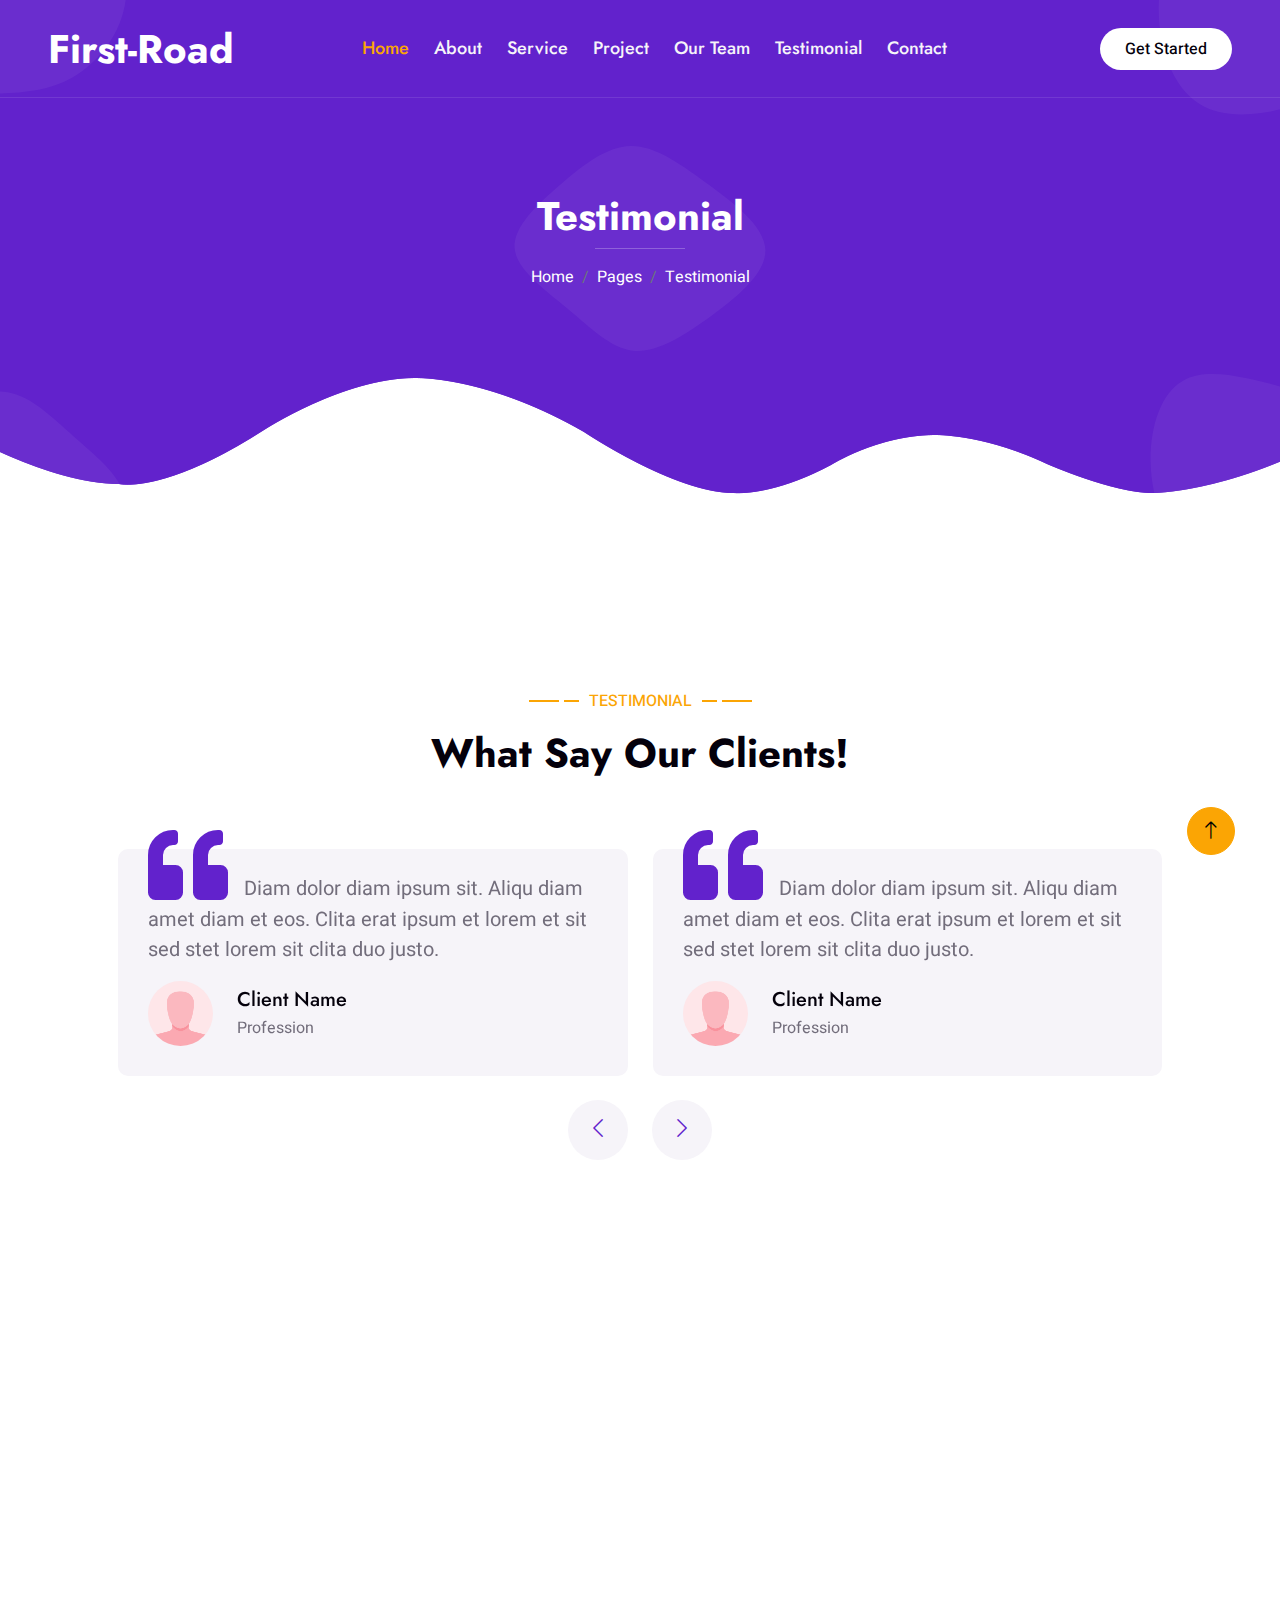
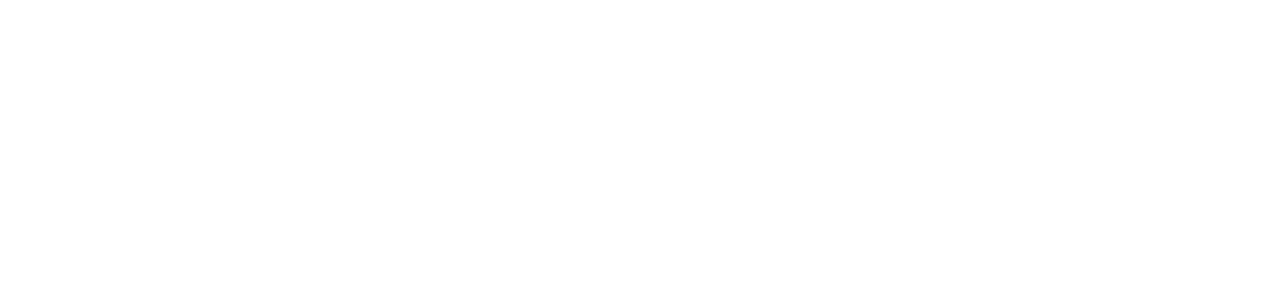
<file: testimonial.html>
<!DOCTYPE html>
<html lang="en">

<head>
    <meta charset="utf-8">
    <title>Firs-Road</title>
    <meta content="width=device-width, initial-scale=1.0" name="viewport">
    <meta content="" name="keywords">
    <meta content="" name="description">

    <!-- Favicon -->
    <link href="img/User.png" rel="icon">

    <!-- Google Web Fonts -->
    <link rel="preconnect" href="https://fonts.googleapis.com">
    <link rel="preconnect" href="https://fonts.gstatic.com" crossorigin>
    <link href="https://fonts.googleapis.com/css2?family=Heebo:wght@400;500&family=Jost:wght@500;600;700&display=swap" rel="stylesheet"> 

    <!-- Icon Font Stylesheet -->
    <link href="https://cdnjs.cloudflare.com/ajax/libs/font-awesome/5.10.0/css/all.min.css" rel="stylesheet">
    <link href="https://cdn.jsdelivr.net/npm/bootstrap-icons@1.4.1/font/bootstrap-icons.css" rel="stylesheet">

    <!-- Libraries Stylesheet -->
    <link href="lib/animate/animate.min.css" rel="stylesheet">
    <link href="lib/owlcarousel/assets/owl.carousel.min.css" rel="stylesheet">
    <link href="lib/lightbox/css/lightbox.min.css" rel="stylesheet">

    <!-- Customized Bootstrap Stylesheet -->
    <link href="css/bootstrap.min.css" rel="stylesheet">

    <!-- Template Stylesheet -->
    <link href="css/style.css" rel="stylesheet">
</head>

<body>
    <div class="container-xxl bg-white p-0">
        <!-- Spinner Start -->
        <div id="spinner" class="show bg-white position-fixed translate-middle w-100 vh-100 top-50 start-50 d-flex align-items-center justify-content-center">
            <div class="spinner-grow text-primary" style="width: 3rem; height: 3rem;" role="status">
                <span class="sr-only">Loading...</span>
            </div>
        </div>
        <!-- Spinner End -->


        <!-- Navbar & Hero Start -->
        <div class="container-xxl position-relative p-0">
            <nav class="navbar navbar-expand-lg navbar-light px-4 px-lg-5 py-3 py-lg-0">
                <a href="" class="navbar-brand p-0">
                    <h1 class="m-0">First-Road</h1>
                    <!-- <img src="img/logo.png" alt="Logo"> -->
                </a>
                <button class="navbar-toggler" type="button" data-bs-toggle="collapse" data-bs-target="#navbarCollapse">
                    <span class="fa fa-bars"></span>
                </button>
                <div class="collapse navbar-collapse" id="navbarCollapse">
                    <div class="navbar-nav mx-auto py-0">
                        <a href="index.html" class="nav-item nav-link active">Home</a>
                        <a href="about.html" class="nav-item nav-link">About</a>
                        <a href="service.html" class="nav-item nav-link">Service</a>
                        <a href="project.html" class="nav-item nav-link">Project</a>
                        <a href="team.html" class="nav-item nav-link">Our Team</a>
                        <a href="testimonial.html" class="nav-item nav-link">Testimonial</a>
                        <a href="contact.html" class="nav-item nav-link">Contact</a>
                    </div>
                    <a href="login.html" class="btn rounded-pill py-2 px-4 ms-3 d-none d-lg-block">Get Started</a>
                </div>
            </nav>

            <div class="container-xxl py-5 bg-primary hero-header">
                <div class="container my-5 py-5 px-lg-5">
                    <div class="row g-5 py-5">
                        <div class="col-12 text-center">
                            <h1 class="text-white animated slideInDown">Testimonial</h1>
                            <hr class="bg-white mx-auto mt-0" style="width: 90px;">
                            <nav aria-label="breadcrumb">
                                <ol class="breadcrumb justify-content-center">
                                    <li class="breadcrumb-item"><a class="text-white" href="index.html">Home</a></li>
                                    <li class="breadcrumb-item"><a class="text-white" href="#">Pages</a></li>
                                    <li class="breadcrumb-item text-white active" aria-current="page">Testimonial</li>
                                </ol>
                            </nav>
                        </div>
                    </div>
                </div>
            </div>
        </div>
        <!-- Navbar & Hero End -->
        

        <!-- Testimonial Start -->
        <div class="container-xxl py-5 wow fadeInUp" data-wow-delay="0.1s">
            <div class="container py-5 px-lg-5">
                <p class="section-title text-secondary justify-content-center"><span></span>Testimonial<span></span></p>
                <h1 class="text-center mb-5">What Say Our Clients!</h1>
                <div class="owl-carousel testimonial-carousel">
                    <div class="testimonial-item bg-light rounded my-4">
                        <p class="fs-5"><i class="fa fa-quote-left fa-4x text-primary mt-n4 me-3"></i>Diam dolor diam ipsum sit. Aliqu diam amet diam et eos. Clita erat ipsum et lorem et sit sed stet lorem sit clita duo justo.</p>
                        <div class="d-flex align-items-center">
                            <img class="img-fluid flex-shrink-0 rounded-circle" src="img/User.png" style="width: 65px; height: 65px;">
                            <div class="ps-4">
                                <h5 class="mb-1">Client Name</h5>
                                <span>Profession</span>
                            </div>
                        </div>
                    </div>
                    <div class="testimonial-item bg-light rounded my-4">
                        <p class="fs-5"><i class="fa fa-quote-left fa-4x text-primary mt-n4 me-3"></i>Diam dolor diam ipsum sit. Aliqu diam amet diam et eos. Clita erat ipsum et lorem et sit sed stet lorem sit clita duo justo.</p>
                        <div class="d-flex align-items-center">
                            <img class="img-fluid flex-shrink-0 rounded-circle" src="img/User.png" style="width: 65px; height: 65px;">
                            <div class="ps-4">
                                <h5 class="mb-1">Client Name</h5>
                                <span>Profession</span>
                            </div>
                        </div>
                    </div>
                    <div class="testimonial-item bg-light rounded my-4">
                        <p class="fs-5"><i class="fa fa-quote-left fa-4x text-primary mt-n4 me-3"></i>Diam dolor diam ipsum sit. Aliqu diam amet diam et eos. Clita erat ipsum et lorem et sit sed stet lorem sit clita duo justo.</p>
                        <div class="d-flex align-items-center">
                            <img class="img-fluid flex-shrink-0 rounded-circle" src="img/User.png" style="width: 65px; height: 65px;">
                            <div class="ps-4">
                                <h5 class="mb-1">Client Name</h5>
                                <span>Profession</span>
                            </div>
                        </div>
                    </div>
                </div>
            </div>
        </div>
        <!-- Testimonial End -->
        

       <!-- Footer Start -->
       <div class="container-fluid bg-primary text-light footer wow fadeIn" data-wow-delay="0.1s">
        <div class="container py-5 px-lg-5">
            <div class="row g-5">
                <div class="col-md-6 col-lg-3">
                    <p class="section-title text-white h5 mb-4">Address<span></span></p>
                    <p><i class="fa fa-map-marker-alt me-3"></i>Jordan, Aqaba</p>
                    <p><i class="fa fa-phone-alt me-3"></i>+962 7777 12345</p>
                    <p><i class="fa fa-envelope me-3"></i>First-Road@example.com</p>
                    <div class="d-flex pt-2">
                        <a class="btn btn-outline-light btn-social" href=""><i class="fab fa-twitter"></i></a>
                        <a class="btn btn-outline-light btn-social" href=""><i class="fab fa-facebook-f"></i></a>
                        <a class="btn btn-outline-light btn-social" href=""><i class="fab fa-instagram"></i></a>
                        <a class="btn btn-outline-light btn-social" href=""><i class="fab fa-linkedin-in"></i></a>
                    </div>
                </div>
                <div class="col-md-6 col-lg-3">
                    <p class="section-title text-white h5 mb-4">Quick Link<span></span></p>
                    <a class="btn btn-link" href="">About Us</a>
                    <a class="btn btn-link" href="">Contact Us</a>
                    <a class="btn btn-link" href="">Privacy Policy</a>
                    <a class="btn btn-link" href="">Terms & Condition</a>
                    <a class="btn btn-link" href="">Career</a>
                </div>
                <div class="col-md-6 col-lg-3">
                    <p class="section-title text-white h5 mb-4">Gallery<span></span></p>
                    <div class="row g-2">
                        <div class="col-4">
                            <img class="img-fluid" src="img/portfolio-1.jpg" alt="Image">
                        </div>
                        <div class="col-4">
                            <img class="img-fluid" src="img/portfolio-2.jpg" alt="Image">
                        </div>
                        <div class="col-4">
                            <img class="img-fluid" src="img/portfolio-3.jpg" alt="Image">
                        </div>
                        <div class="col-4">
                            <img class="img-fluid" src="img/portfolio-4.jpg" alt="Image">
                        </div>
                        <div class="col-4">
                            <img class="img-fluid" src="img/portfolio-5.jpg" alt="Image">
                        </div>
                        <div class="col-4">
                            <img class="img-fluid" src="img/portfolio-6.jpg" alt="Image">
                        </div>
                    </div>
                </div>
                <div class="col-md-6 col-lg-3">
                    <p class="section-title text-white h5 mb-4">Newsletter<span></span></p>
                    <p>Lorem ipsum dolor sit amet elit. Phasellus nec pretium mi. Curabitur facilisis ornare velit non vulpu</p>
                    <div class="position-relative w-100 mt-3">
                        <input class="form-control border-0 rounded-pill w-100 ps-4 pe-5" type="text" placeholder="Your Email" style="height: 48px;">
                        <button type="button" class="btn shadow-none position-absolute top-0 end-0 mt-1 me-2"><i class="fa fa-paper-plane text-primary fs-4"></i></button>
                    </div>
                </div>
            </div>
        </div>
        <div class="container px-lg-5">
            <div class="copyright">
                <div class="row">
                    <div class="col-md-6 text-center text-md-start mb-3 mb-md-0">
                        &copy; <a class="border-bottom" href="#">First-Road</a>, All Right Reserved. 
                    </div>
                    <div class="col-md-6 text-center text-md-end">
                        <div class="footer-menu">
                            <a href="#">Home</a>
                            <a href="#">Cookies</a>
                            <a href="#">Help</a>
                            <a href="#">FQAs</a>
                        </div>
                    </div>
                </div>
            </div>
        </div>
    </div>
    <!-- Footer End -->



        <!-- Back to Top -->
        <a href="#" class="btn btn-lg btn-secondary btn-lg-square back-to-top"><i class="bi bi-arrow-up"></i></a>
    </div>

    <!-- JavaScript Libraries -->
    <script src="https://code.jquery.com/jquery-3.4.1.min.js"></script>
    <script src="https://cdn.jsdelivr.net/npm/bootstrap@5.0.0/dist/js/bootstrap.bundle.min.js"></script>
    <script src="lib/wow/wow.min.js"></script>
    <script src="lib/easing/easing.min.js"></script>
    <script src="lib/waypoints/waypoints.min.js"></script>
    <script src="lib/counterup/counterup.min.js"></script>
    <script src="lib/owlcarousel/owl.carousel.min.js"></script>
    <script src="lib/isotope/isotope.pkgd.min.js"></script>
    <script src="lib/lightbox/js/lightbox.min.js"></script>

    <!-- Template Javascript -->
    <script src="js/main.js"></script>
</body>

</html>
</file>
<file: css/style.css>
/********** Template CSS **********/
:root {
    --primary: #6222CC;
    --secondary: #FBA504;
    --light: #F6F4F9;
    --dark: #04000B;
}

#errorMassage{
    text-align: center;
    color: red;
    font-size: large;
    display: none;
    padding-top: 20px;
}
/*** Spinner ***/
#spinner {
    opacity: 0;
    visibility: hidden;
    transition: opacity .5s ease-out, visibility 0s linear .5s;
    z-index: 99999;
}

#spinner.show {
    transition: opacity .5s ease-out, visibility 0s linear 0s;
    visibility: visible;
    opacity: 1;
}

.back-to-top {
    position: fixed;
    display: none;
    right: 45px;
    bottom: 45px;
    z-index: 99;
}


/*** Heading ***/
h1,
h2,
.fw-bold {
    font-weight: 700 !important;
}

h3,
h4,
.fw-semi-bold {
    font-weight: 600 !important;
}

h5,
h6,
.fw-medium {
    font-weight: 500 !important;
}


/*** Button ***/
.btn {
    font-weight: 500;
    transition: .5s;
}

.btn:hover {
    box-shadow: 0 0 10px rgba(0, 0, 0, .5);
}

.btn-square {
    width: 38px;
    height: 38px;
}

.btn-sm-square {
    width: 32px;
    height: 32px;
}

.btn-lg-square {
    width: 48px;
    height: 48px;
}

.btn-square,
.btn-sm-square,
.btn-lg-square {
    padding: 0;
    display: flex;
    align-items: center;
    justify-content: center;
    font-weight: normal;
    border-radius: 50px;
}


/*** Navbar ***/
.navbar .dropdown-toggle::after {
    border: none;
    content: "\f067";
    font-family: "Font Awesome 5 Free";
    font-size: 10px;
    font-weight: bold;
    vertical-align: middle;
    margin-left: 8px;
}

.navbar-light .navbar-nav .nav-link {
    position: relative;
    margin-right: 25px;
    padding: 35px 0;
    font-family: 'Jost', sans-serif;
    font-size: 18px;
    font-weight: 500;
    color: var(--light) !important;
    outline: none;
    transition: .5s;
}

.sticky-top.navbar-light .navbar-nav .nav-link {
    padding: 20px 0;
    color: var(--dark) !important;
}

.navbar-light .navbar-nav .nav-link:hover,
.navbar-light .navbar-nav .nav-link.active {
    color: var(--secondary) !important;
}

.navbar-light .navbar-brand h1 {
    color: #FFFFFF;
}

.navbar-light .navbar-brand img {
    max-height: 60px;
    transition: .5s;
}

.sticky-top.navbar-light .navbar-brand img {
    max-height: 45px;
}

@media (max-width: 991.98px) {
    .sticky-top.navbar-light {
        position: relative;
        background: #FFFFFF;
    }

    .navbar-light .navbar-collapse {
        margin-top: 15px;
        border-top: 1px solid #DDDDDD;
    }

    .navbar-light .navbar-nav .nav-link,
    .sticky-top.navbar-light .navbar-nav .nav-link {
        padding: 10px 0;
        margin-left: 0;
        color: var(--dark) !important;
    }

    .navbar-light .navbar-brand h1 {
        color: var(--primary);
    }

    .navbar-light .navbar-brand img {
        max-height: 45px;
    }
}

@media (min-width: 992px) {
    .navbar-light {
        position: absolute;
        width: 100%;
        top: 0;
        left: 0;
        border-bottom: 1px solid rgba(256, 256, 256, .1);
        z-index: 999;
    }
    
    .sticky-top.navbar-light {
        position: fixed;
        background: #FFFFFF;
    }

    .sticky-top.navbar-light .navbar-brand h1 {
        color: var(--primary);
    }

    .navbar-light .navbar-nav .nav-item .dropdown-menu {
        display: block;
        border: none;
        margin-top: 0;
        top: 150%;
        opacity: 0;
        visibility: hidden;
        transition: .5s;
    }

    .navbar-light .navbar-nav .nav-item:hover .dropdown-menu {
        top: 100%;
        visibility: visible;
        transition: .5s;
        opacity: 1;
    }

    .navbar-light .btn {
        color: var(--dark);
        background: #FFFFFF;
    }

    .sticky-top.navbar-light .btn {
        color: var(--dark);
        background: var(--secondary);
    }
}


/*** Hero Header ***/
.hero-header {
    margin-bottom: 6rem;
    padding: 18rem 0;
    background:
        url(../img/blob-top-left.png),
        url(../img/blob-top-right.png),
        url(../img/blob-bottom-left.png),
        url(../img/blob-bottom-right.png),
        url(../img/blob-center.png),
        url(../img/bg-bottom.png);
    background-position:
        left 0px top 0px,
        right 0px top 0px,
        left 0px bottom 0px,
        right 0px bottom 0px,
        center center,
        center bottom;
    background-repeat: no-repeat;
}

@media (max-width: 991.98px) {
    .hero-header {
        padding: 6rem 0 9rem 0;
    }
}


/*** Section Title ***/
.section-title {
    position: relative;
    display: flex;
    align-items: center;
    font-weight: 500;
    text-transform: uppercase;
}

.section-title span:first-child,
.section-title span:last-child {
    position: relative;
    display: inline-block;
    margin-right: 30px;
    width: 30px;
    height: 2px;
}

.section-title span:last-child {
    margin-right: 0;
    margin-left: 30px;
}

.section-title span:first-child::after,
.section-title span:last-child::after {
    position: absolute;
    content: "";
    width: 15px;
    height: 2px;
    top: 0;
    right: -20px;
}

.section-title span:last-child::after {
    right: auto;
    left: -20px;
}

.section-title.text-primary span:first-child,
.section-title.text-primary span:last-child,
.section-title.text-primary span:first-child::after,
.section-title.text-primary span:last-child::after {
    background: var(--primary);
}

.section-title.text-secondary span:first-child,
.section-title.text-secondary span:last-child,
.section-title.text-secondary span:first-child::after,
.section-title.text-secondary span:last-child::after {
    background: var(--secondary);
}

.section-title.text-white span:first-child,
.section-title.text-white span:last-child,
.section-title.text-white span:first-child::after,
.section-title.text-white span:last-child::after {
    background: #FFFFFF;
}


/*** Feature ***/
.feature-item {
    transition: .5s;
}

.feature-item:hover {
    margin-top: -15px;
}


/*** About ***/
.progress {
    height: 5px;
}

.progress .progress-bar {
    width: 0px;
    transition: 3s;
}


/*** Fact ***/
.fact {
    margin: 6rem 0;
    background:
        url(../img/blob-top-left.png),
        url(../img/blob-top-right.png),
        url(../img/blob-bottom-left.png),
        url(../img/blob-bottom-right.png),
        url(../img/blob-center.png);
    background-position:
        left 0px top 0px,
        right 0px top 0px,
        left 0px bottom 0px,
        right 0px bottom 0px,
        center center;
    background-repeat: no-repeat;
}


/*** Service ***/
.service-item {
    position: relative;
    padding: 45px 30px;
    background: var(--light);
    overflow: hidden;
    transition: .5s;
}

.service-item:hover {
    margin-top: -15px;
    padding-bottom: 60px;
    background: var(--primary);
}

.service-item .service-icon {
    margin: 0 auto 20px auto;
    width: 100px;
    height: 100px;
    display: flex;
    align-items: center;
    justify-content: center;
    color: var(--light);
    background: url(../img/blob-primary.png) center center no-repeat;
    background-size: contain;
    transition: .5s;
}

.service-item:hover .service-icon {
    color: var(--dark);
    background: url(../img/blob-secondary.png) center center no-repeat;
    background-size: contain;
}

.service-item h5,
.service-item p {
    transition: .5s;
}

.service-item:hover h5,
.service-item:hover p {
    color: #FFFFFF;
}

.service-item a.btn {
    position: absolute;
    bottom: -40px;
    left: 50%;
    transform: translateX(-50%);
    color: var(--primary);
    background: #FFFFFF;
    border-radius: 40px 40px 0 0;
    transition: .5s;
    z-index: 1;
}

.service-item a.btn:hover {
    color: var(--dark);
    background: var(--secondary);
}

.service-item:hover a.btn {
    bottom: 0;
}


/*** Project Portfolio ***/
#portfolio-flters li {
    display: inline-block;
    font-weight: 500;
    color: var(--dark);
    cursor: pointer;
    transition: .5s;
    border-bottom: 2px solid transparent;
}

#portfolio-flters li:hover,
#portfolio-flters li.active {
    color: var(--primary);
    border-color: var(--primary);
}

.portfolio-item img {
    transition: .5s;
}

.portfolio-item:hover img {
    transform: scale(1.1);
}

.portfolio-item .portfolio-overlay {
    position: absolute;
    display: flex;
    align-items: center;
    justify-content: center;
    width: 100%;
    height: 100%;
    top: 0;
    left: 0;
    background: rgba(98, 34, 204, .9);
    transition: .5s;
    opacity: 0;
}

.portfolio-item:hover .portfolio-overlay {
    opacity: 1;
}


/*** Newsletter ***/
.newsletter {
    margin: 6rem 0;
    background:
        url(../img/blob-top-left.png),
        url(../img/blob-top-right.png),
        url(../img/blob-bottom-left.png),
        url(../img/blob-bottom-right.png),
        url(../img/blob-center.png);
    background-position:
        left 0px top 0px,
        right 0px top 0px,
        left 0px bottom 0px,
        right 0px bottom 0px,
        center center;
    background-repeat: no-repeat;
}


/*** Testimonial ***/
.testimonial-carousel .testimonial-item {
    padding: 0 30px 30px 30px;
}

.testimonial-carousel .owl-nav {
    display: flex;
    justify-content: center;
}

.testimonial-carousel .owl-nav .owl-prev,
.testimonial-carousel .owl-nav .owl-next {
    margin: 0 12px;
    width: 60px;
    height: 60px;
    display: flex;
    align-items: center;
    justify-content: center;
    color: var(--primary);
    background: var(--light);
    border-radius: 60px;
    font-size: 22px;
    transition: .5s;
}

.testimonial-carousel .owl-nav .owl-prev:hover,
.testimonial-carousel .owl-nav .owl-next:hover {
    color: #FFFFFF;
    background: var(--primary);
    box-shadow: 0 0 10px rgba(0, 0, 0, .5);
}


/*** Team ***/
.team-item .btn {
    color: var(--primary);
    background: #FFFFFF;
}

.team-item .btn:hover {
    color: #FFFFFF;
    background: var(--primary);
}


/*** Footer ***/
.footer {
    margin-top: 6rem;
    padding-top: 9rem;
    background:
        url(../img/bg-top.png),
        url(../img/map.png);
    background-position:
        center top,
        center center;
    background-repeat: no-repeat;
}

.footer .btn.btn-social {
    margin-right: 5px;
    width: 40px;
    height: 40px;
    display: flex;
    align-items: center;
    justify-content: center;
    color: var(--light);
    border: 1px solid rgba(256, 256, 256, .1);
    border-radius: 40px;
    transition: .3s;
}

.footer .btn.btn-social:hover {
    color: var(--primary);
}

.footer .btn.btn-link {
    display: block;
    margin-bottom: 10px;
    padding: 0;
    text-align: left;
    color: var(--light);
    font-weight: normal;
    transition: .3s;
}

.footer .btn.btn-link::before {
    position: relative;
    content: "\f105";
    font-family: "Font Awesome 5 Free";
    font-weight: 900;
    margin-right: 10px;
}

.footer .btn.btn-link:hover {
    letter-spacing: 1px;
    box-shadow: none;
    color: var(--secondary);
}

.footer .copyright {
    padding: 25px 0;
    font-size: 14px;
    border-top: 1px solid rgba(256, 256, 256, .1);
}

.footer .copyright a {
    color: var(--light);
}

.footer .footer-menu a {
    margin-right: 15px;
    padding-right: 15px;
    border-right: 1px solid rgba(255, 255, 255, .1);
}

.footer .footer-menu a:last-child {
    margin-right: 0;
    padding-right: 0;
    border-right: none;
}

.footer .copyright a:hover,
.footer .footer-menu a:hover {
    color: var(--secondary);
}
</file>
